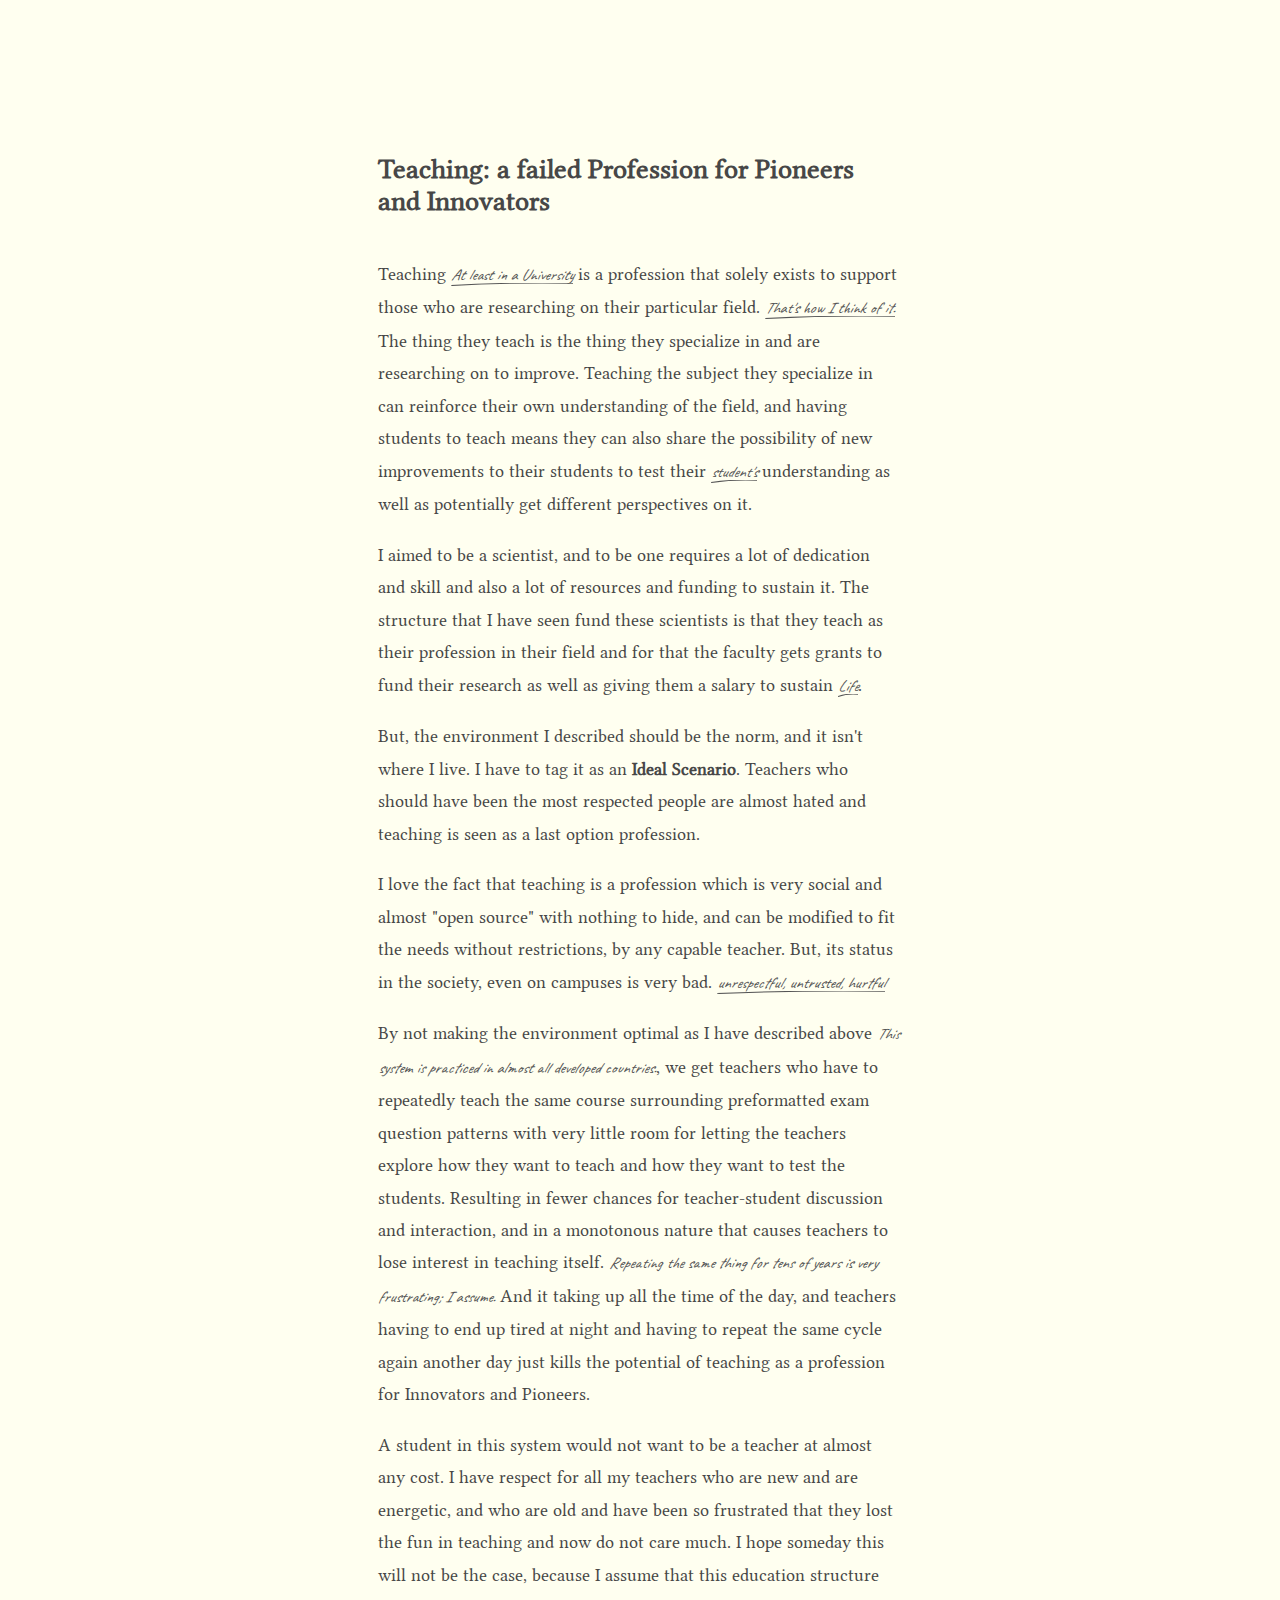
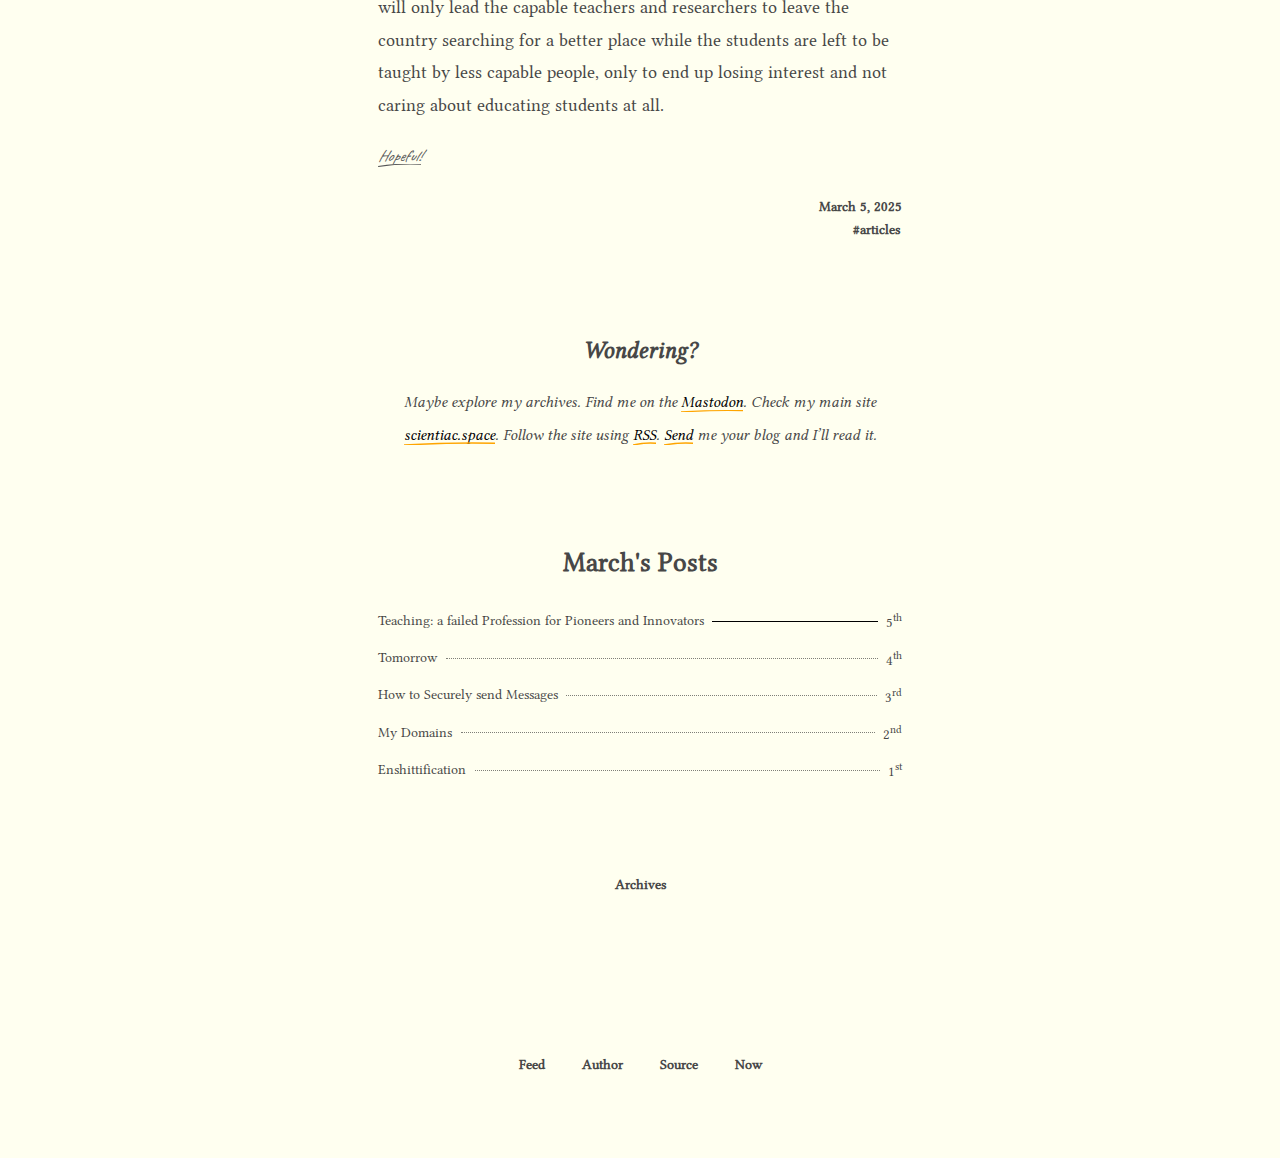
<file: index.html>
<!DOCTYPE html>
<html lang="en" >
<head>
  <meta charset="utf-8">
    <title>carboxide</title>
    <link rel="stylesheet" href="/style.css">
    <script src="/script.js"></script>

    
      <link rel="alternate" type="application/rss+xml" title="RSS" href="https://flux.carboxi.de/rss.xml">
    

    <meta name="viewport" content="width=device-width, initial-scale=1">
    <link rel="icon" href="data:image/svg+xml,<svg xmlns=%22http://www.w3.org/2000/svg%22 viewBox=%220 0 80 85%22><text y=%22.9em%22 font-size=%2290%22 fill=%22%23a1a1a1%22>⌬</text></svg>">

    <!----------------  Mastodon  ------------------>
    <meta name="fediverse:creator" content="@scientiac@fosstodon.org">
    <!---------------- /Mastodon  ------------------>
</head>

<body>
    



<div>
    <div class="h-entry">

        <a class="u-url" style="display: none;" href="https:&#x2F;&#x2F;flux.carboxi.de&#x2F;teaching-a-failed-profession-for-pioneers-and-innovators&#x2F;">https:&#x2F;&#x2F;flux.carboxi.de&#x2F;teaching-a-failed-profession-for-pioneers-and-innovators&#x2F;</a>
        
  <div class="p-author h-card" style="display: none;">
    <a class="u-url" href="https:&#x2F;&#x2F;flux.carboxi.de" rel="me">
      <img class="u-photo" src="&#x2F;thumbnail.png" alt="(iac@scientiac.space) scientiac">
      <span class="p-name">(iac@scientiac.space) scientiac</span>
      <p class="p-note">I am a computer engineering student who loves FOSS and is learning about privacy, the internet, and languages. I sometimes write poems, stories, and occasionally some articles too. TL;DR: I write things, test things, make things, and break things.</p>
    </a>
  </div>


        <h1 class="p-name">Teaching: a failed Profession for Pioneers and Innovators</h1>

        <div class="e-content">
            <p>Teaching [<em>At least in a University</em>] is a profession that solely exists to support those who are researching
on their particular field. [<em>That's how I think of it.</em>] The thing they teach is the thing they specialize in and are researching on to improve.
Teaching the subject they specialize in can reinforce their own understanding of the field, and having students to teach
means they can also share the possibility of new improvements to their students to test their [<em>student's</em>] understanding as well as potentially get different
perspectives on it.</p>
<p>I aimed to be a scientist, and to be one requires a lot of dedication and skill and also a lot of resources and funding to sustain it.
The structure that I have seen fund these scientists is that they teach as their profession in their field and for that the faculty
gets grants to fund their research as well as giving them a salary to sustain [<em>Life</em>].</p>
<p>But, the environment I described should be the norm, and it isn't where I live. I have to
tag it as an <strong>Ideal Scenario</strong>. Teachers who should have been the most respected people are almost hated and teaching is seen as a
last option profession.</p>
<p>I love the fact that teaching is a profession which is very social and almost "open source" with nothing to
hide, and can be modified to fit the needs without restrictions, by any capable teacher. But, its status in the society, even on campuses
is very bad. [<em>unrespectful, untrusted, hurtful</em>]</p>
<p>By not making the environment optimal as I have described above [<em>This system is practiced in almost all developed countries.</em>], we get
teachers who have to repeatedly teach the same course surrounding preformatted
exam question patterns with very little room for letting the teachers explore how they want to teach and how they want to test the
students. Resulting in fewer chances for teacher-student discussion and interaction, and in a monotonous nature that causes teachers to lose interest in teaching itself.
[<em>Repeating the same thing for tens of years is very frustrating; I assume.</em>] And it taking up all the time of the
day, and teachers having to end up tired at night and having to repeat the same cycle again another day just kills the potential of
teaching as a profession for Innovators and Pioneers.</p>
<p>A student in this system would not want to be a teacher at almost any cost. I have respect for all my teachers who are new and are energetic,
and who are old and have been so frustrated that they lost the fun in teaching and now do not care much. I hope someday this will not be the case,
because I assume that this education structure will only lead the capable teachers and researchers to leave the country searching for a better place
while the students are left to be taught by less capable people, only to end up losing interest and not caring about educating students at all.</p>
<p>[<em>Hopeful!</em>]</p>

        </div>

        <div class="date">
          
              <time class="dt-published" datetime="2025-03-05T21:36:02Z">
                  March 5, 2025
              </time>
          
        </div>
            
        <div class="tag">
          
              
                  <p class="u-category">articles</p>
              
          
        </div>

    </div>
</div>

<div class="spacing"><div>


  <section class="next">
      <h2>Wondering?</h2>
    <div><p>Maybe explore my archives. Find me on the <a href="https://fosstodon.org/@scientiac">Mastodon</a>. Check my main site <a href="https://scientiac.space/">scientiac.space</a>. Follow the site using <a href="https://flux.carboxi.de/rss.xml">RSS</a>. <a href="https://fosstodon.org/@scientiac">Send</a> me your blog and I’ll read it.</p></div>
  </section>


<div class="spacing"><div>

<section>
  
  
  
  
  <div class="latest-month-section">
    <h2 class="latest-month-header">March's Posts</h2>
    
      
        
        
        
        <article class="listing latest-month-post latest-post">
          <a href="https://flux.carboxi.de/teaching-a-failed-profession-for-pioneers-and-innovators/">Teaching: a failed Profession for Pioneers and Innovators</a>
          <span class="separator"></span>
          <time datetime="2025-03-05">
            5<sup>th</sup>
          </time>
        </article>
      
    
      
        
        
        
        <article class="listing latest-month-post ">
          <a href="https://flux.carboxi.de/tomorrow/">Tomorrow</a>
          <span class="separator"></span>
          <time datetime="2025-03-04">
            4<sup>th</sup>
          </time>
        </article>
      
    
      
        
        
        
          
        
        <article class="listing latest-month-post ">
          <a href="https://flux.carboxi.de/how-to-securely-send-messaages/">How to Securely send Messages</a>
          <span class="separator"></span>
          <time datetime="2025-03-03">
            3<sup>rd</sup>
          </time>
        </article>
      
    
      
        
        
        
          
        
        <article class="listing latest-month-post ">
          <a href="https://flux.carboxi.de/my-domains/">My Domains</a>
          <span class="separator"></span>
          <time datetime="2025-03-02">
            2<sup>nd</sup>
          </time>
        </article>
      
    
      
        
        
        
          
        
        <article class="listing latest-month-post ">
          <a href="https://flux.carboxi.de/enshittification/">Enshittification</a>
          <span class="separator"></span>
          <time datetime="2025-03-01">
            1<sup>st</sup>
          </time>
        </article>
      
    
      
    
      
    
      
    
      
    
      
    
      
    
      
    
      
    
      
    
      
    
      
    
      
    
      
    
      
    
      
    
      
    
      
    
      
    
  </div>

  
  <details class="previous-months-accordion">
    <summary>Archives</summary>
    
    
    
    
      
      
      
      
      
    
      
      
      
      
      
    
      
      
      
      
      
    
      
      
      
      
      
    
      
      
      
      
      
    
      
      
      
      
      
        
        
          <div class="date-header">
            
              <span class="year-header">2025</span>
              
            
            
              <span class="month-header">February</span>
              
            
          </div>
        
        
        
        
        
        <article class="listing">
          <a href="https://flux.carboxi.de/jokes-circles-and-being-offended/">Jokes, Circles and Being Offended</a>
          <span class="separator"></span>
          <time datetime="2025-02-28">
            28<sup>th</sup>
          </time>
        </article>
      
    
      
      
      
      
      
        
        
        
        
        
        
        <article class="listing">
          <a href="https://flux.carboxi.de/happiness-is-in-the-process-not-the-result/">Happiness is in the Process not the Result</a>
          <span class="separator"></span>
          <time datetime="2025-02-27">
            27<sup>th</sup>
          </time>
        </article>
      
    
      
      
      
      
      
        
        
        
        
        
        
        <article class="listing">
          <a href="https://flux.carboxi.de/die-a-hero/">Die a Hero</a>
          <span class="separator"></span>
          <time datetime="2025-02-26">
            26<sup>th</sup>
          </time>
        </article>
      
    
      
      
      
      
      
        
        
        
        
        
        
        <article class="listing">
          <a href="https://flux.carboxi.de/pictures-lie/">Pictures Lie</a>
          <span class="separator"></span>
          <time datetime="2025-02-24">
            24<sup>th</sup>
          </time>
        </article>
      
    
      
      
      
      
      
        
        
        
        
        
        
          
        
        <article class="listing">
          <a href="https://flux.carboxi.de/why-i-dont-trust-some-of-my-teachers/">Why I don&#x27;t trust some of my Teachers</a>
          <span class="separator"></span>
          <time datetime="2025-02-23">
            23<sup>rd</sup>
          </time>
        </article>
      
    
      
      
      
      
      
        
        
        
        
        
        
          
        
        <article class="listing">
          <a href="https://flux.carboxi.de/exams-how-it-has-always-changed-me/">Exams: How it has always changed me</a>
          <span class="separator"></span>
          <time datetime="2025-02-22">
            22<sup>nd</sup>
          </time>
        </article>
      
    
      
      
      
      
      
        
        
        
        
        
        
          
        
        <article class="listing">
          <a href="https://flux.carboxi.de/stockholm-syndrome/">Stockholm Syndrome</a>
          <span class="separator"></span>
          <time datetime="2025-02-21">
            21<sup>st</sup>
          </time>
        </article>
      
    
      
      
      
      
      
        
        
        
        
        
        
        <article class="listing">
          <a href="https://flux.carboxi.de/minimalism-with-personality/">Minimalism with Personality</a>
          <span class="separator"></span>
          <time datetime="2025-02-20">
            20<sup>th</sup>
          </time>
        </article>
      
    
      
      
      
      
      
        
        
        
        
        
        
        <article class="listing">
          <a href="https://flux.carboxi.de/civilization/">Civilization</a>
          <span class="separator"></span>
          <time datetime="2025-02-18">
            18<sup>th</sup>
          </time>
        </article>
      
    
      
      
      
      
      
        
        
        
        
        
        
        <article class="listing">
          <a href="https://flux.carboxi.de/quiet/">Quiet</a>
          <span class="separator"></span>
          <time datetime="2025-02-16">
            16<sup>th</sup>
          </time>
        </article>
      
    
      
      
      
      
      
        
        
        
        
        
        
        <article class="listing">
          <a href="https://flux.carboxi.de/love-is-fear/">Love is Fear</a>
          <span class="separator"></span>
          <time datetime="2025-02-13">
            13<sup>th</sup>
          </time>
        </article>
      
    
      
      
      
      
      
        
        
        
        
        
        
        <article class="listing">
          <a href="https://flux.carboxi.de/expert/">Expert</a>
          <span class="separator"></span>
          <time datetime="2025-02-12">
            12<sup>th</sup>
          </time>
        </article>
      
    
      
      
      
      
      
        
        
        
        
        
        
        <article class="listing">
          <a href="https://flux.carboxi.de/ignorance/">Ignorance</a>
          <span class="separator"></span>
          <time datetime="2025-02-11">
            11<sup>th</sup>
          </time>
        </article>
      
    
      
      
      
      
      
        
        
        
        
        
        
        <article class="listing">
          <a href="https://flux.carboxi.de/exaggeration/">Exaggeration</a>
          <span class="separator"></span>
          <time datetime="2025-02-10">
            10<sup>th</sup>
          </time>
        </article>
      
    
      
      
      
      
      
        
        
        
        
        
        
        <article class="listing">
          <a href="https://flux.carboxi.de/what-you-want/">What you Want</a>
          <span class="separator"></span>
          <time datetime="2025-02-09">
            9<sup>th</sup>
          </time>
        </article>
      
    
      
      
      
      
      
        
        
        
        
        
        
        <article class="listing">
          <a href="https://flux.carboxi.de/life-of-hate/">Life of Hate</a>
          <span class="separator"></span>
          <time datetime="2025-02-08">
            8<sup>th</sup>
          </time>
        </article>
      
    
      
      
      
      
      
        
        
        
        
        
        
        <article class="listing">
          <a href="https://flux.carboxi.de/roses/">Roses</a>
          <span class="separator"></span>
          <time datetime="2025-02-07">
            7<sup>th</sup>
          </time>
        </article>
      
    
      
      
      
      
      
        
        
          <div class="date-header">
            
              <span class="year-header">2014</span>
              
            
            
              <span class="month-header">March</span>
              
            
          </div>
        
        
        
        
        
        <article class="listing">
          <a href="https://flux.carboxi.de/one/">Template</a>
          <span class="separator"></span>
          <time datetime="2014-03-14">
            14<sup>th</sup>
          </time>
        </article>
      
    
  </details>
</section>


</body>

<footer>
  
  <p>
  <a href="/rss.xml">Feed</a>
  <a href="https://scientiac.space" >Author</a>
  <a href="https://github.com/scientiac/blog.carboxi.de" target="_blank">Source</a>
  <a href="/now" >Now</a>
  </p>
  
</footer>
</html>
</file>
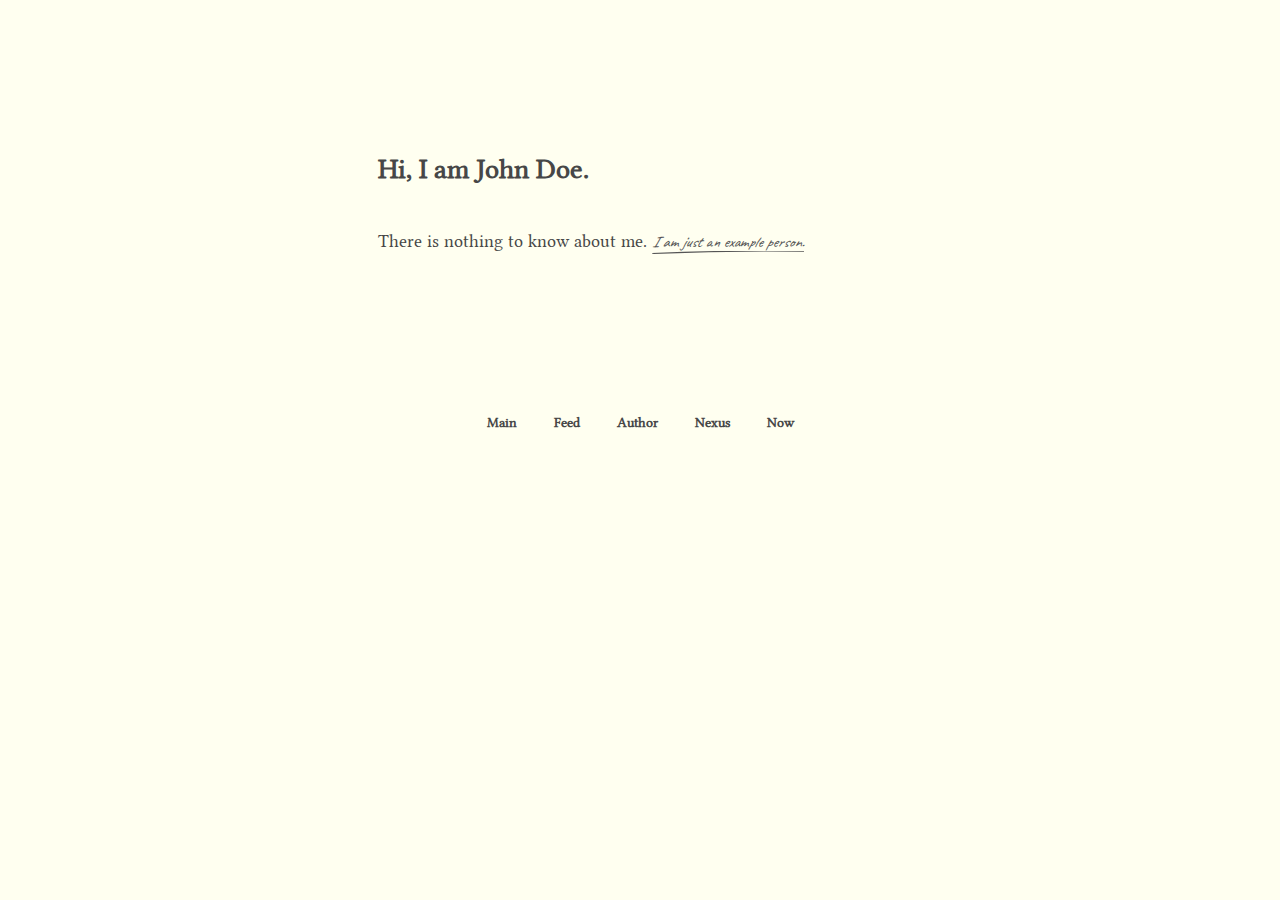
<file: author/index.html>
<!DOCTYPE html>
<html lang="en" >
<head>
  <meta charset="utf-8">
    <title>template::carboxide</title>
    <link rel="stylesheet" href="/style.css">

    <link rel="webmention" href="https://webmention.io/template.carboxi.de/webmention" />

    
      <link rel="alternate" type="application/rss+xml" title="RSS" href="https://template.carboxi.de/rss.xml">
    

    <meta name="viewport" content="width=device-width, initial-scale=1">
    <link rel="icon" href="data:image/svg+xml,<svg xmlns=%22http://www.w3.org/2000/svg%22 viewBox=%220 0 80 85%22><text y=%22.9em%22 font-size=%2290%22 fill=%22%23a1a1a1%22>⌬</text></svg>">
</head>

<body>
    

<div>
    <div class="h-entry">
        <!---------------- IndieWeb Plate  ------------------>
        <a class="u-url" style="display: none;" href="https:&#x2F;&#x2F;template.carboxi.de&#x2F;author&#x2F;">https:&#x2F;&#x2F;template.carboxi.de&#x2F;author&#x2F;</a>
        <div class="p-author h-card" style="display: none;">
          <a class="u-url" href="https:&#x2F;&#x2F;template.carboxi.de" rel="me">
            <img class="u-photo" src="&#x2F;thumbnail.png" alt="John Doe">
            <span class="p-name">John Doe</span>
          </a>
        </div>
        <!--------------- /IndieWeb Plate  ------------------>

        <h1 class="p-name"><a href="https:&#x2F;&#x2F;template.carboxi.de">Hi, I am John Doe.</a></h1>

        <div class="e-content">
            
            <p>There is nothing to know about me. <em class="inner-voice"><em>I am just an example person.</em></em></p>

        </div>

    </div>
</div>


</body>

<footer>
  
  <p>
  <a href="/" >Main</a>
  <a href="/rss.xml">Feed</a>
  <a href="/author" >Author</a>
  <a href="/nexus" >Nexus</a>
  <a href="/now" >Now</a>
  </p>
  
</footer>
</html>
</file>
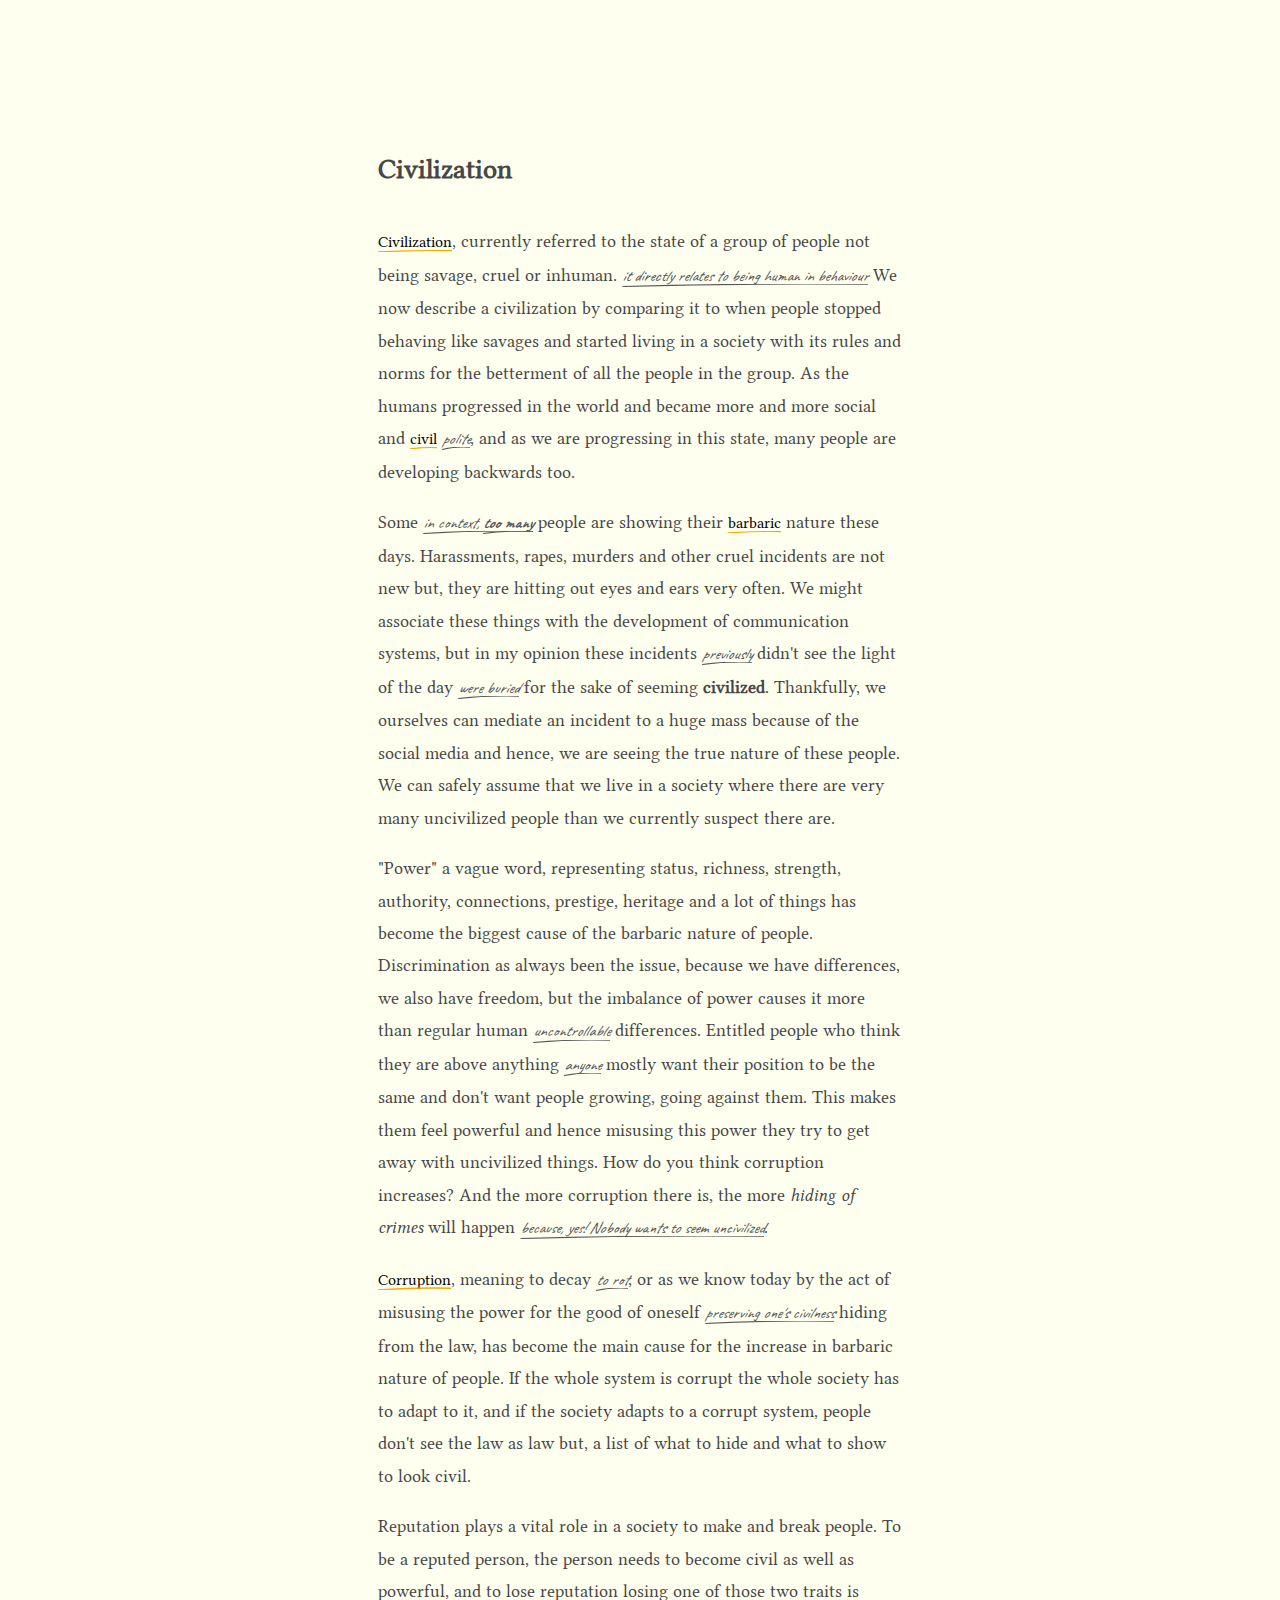
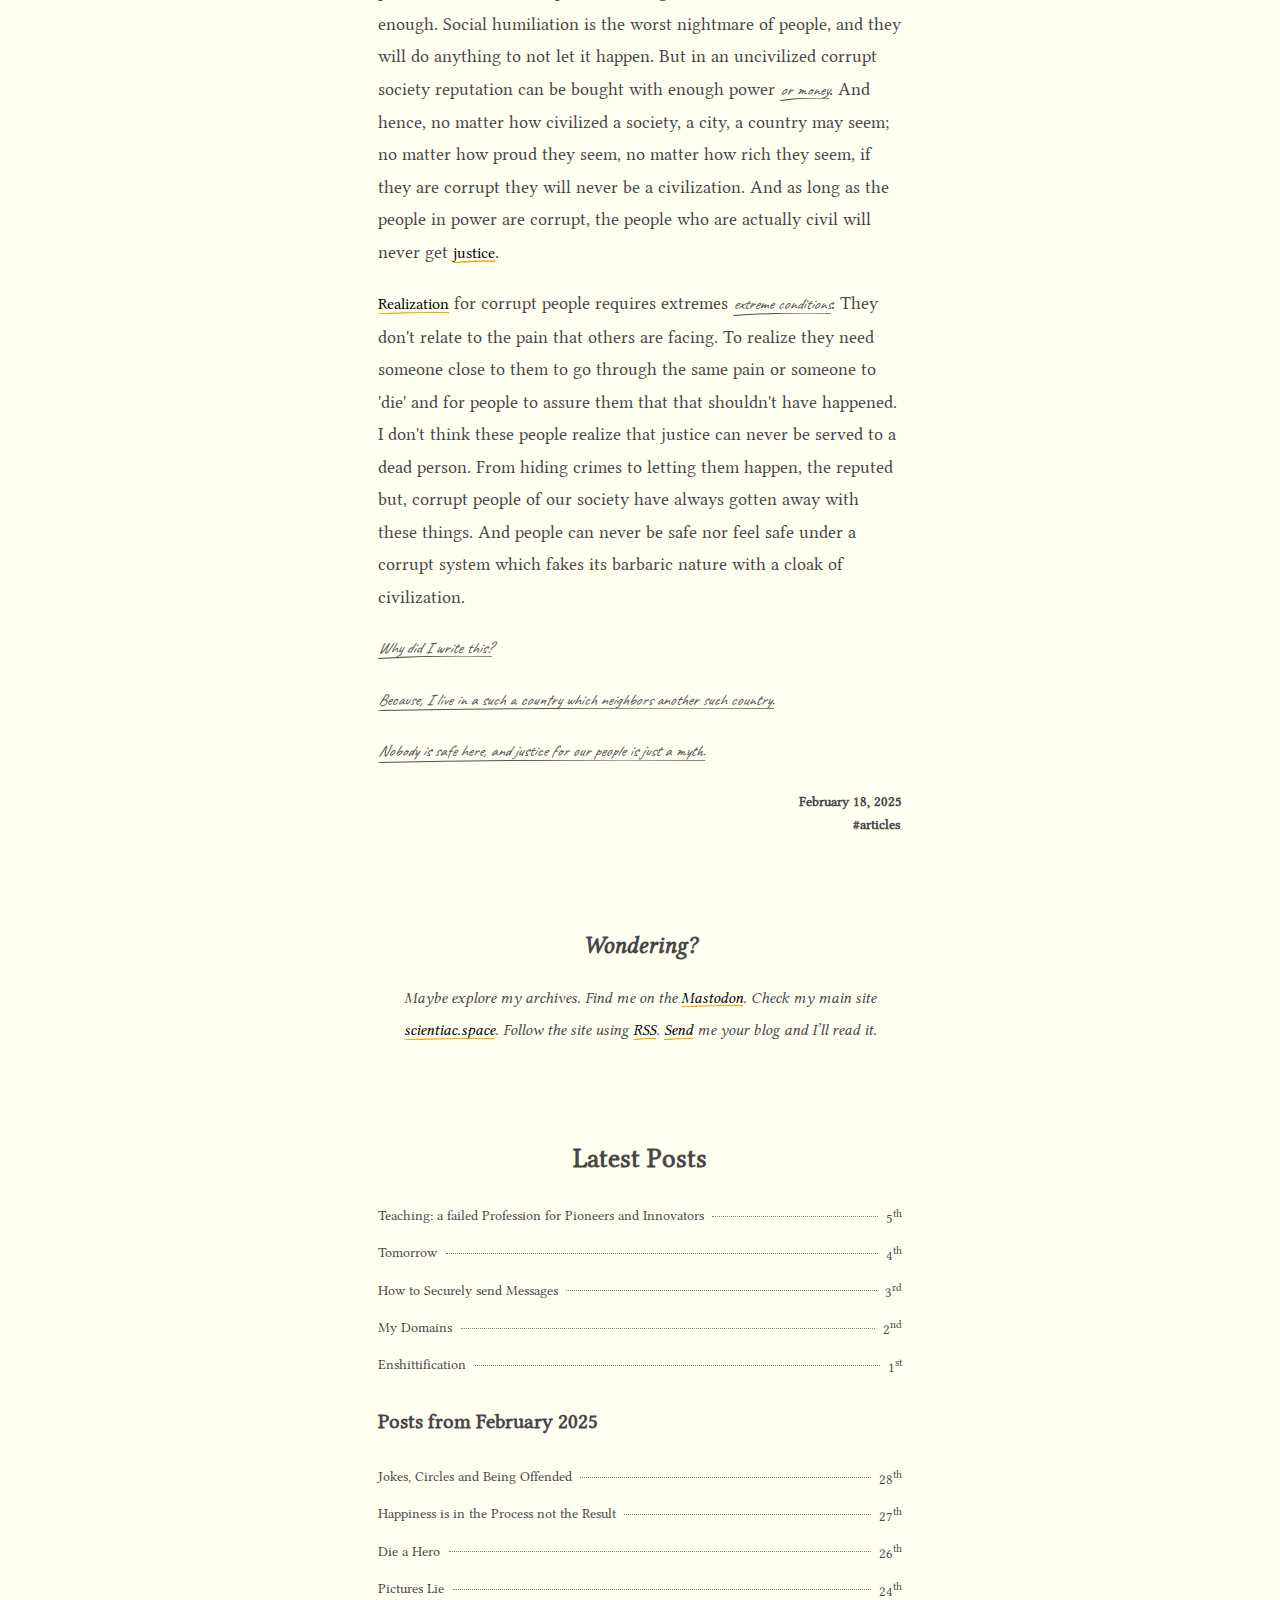
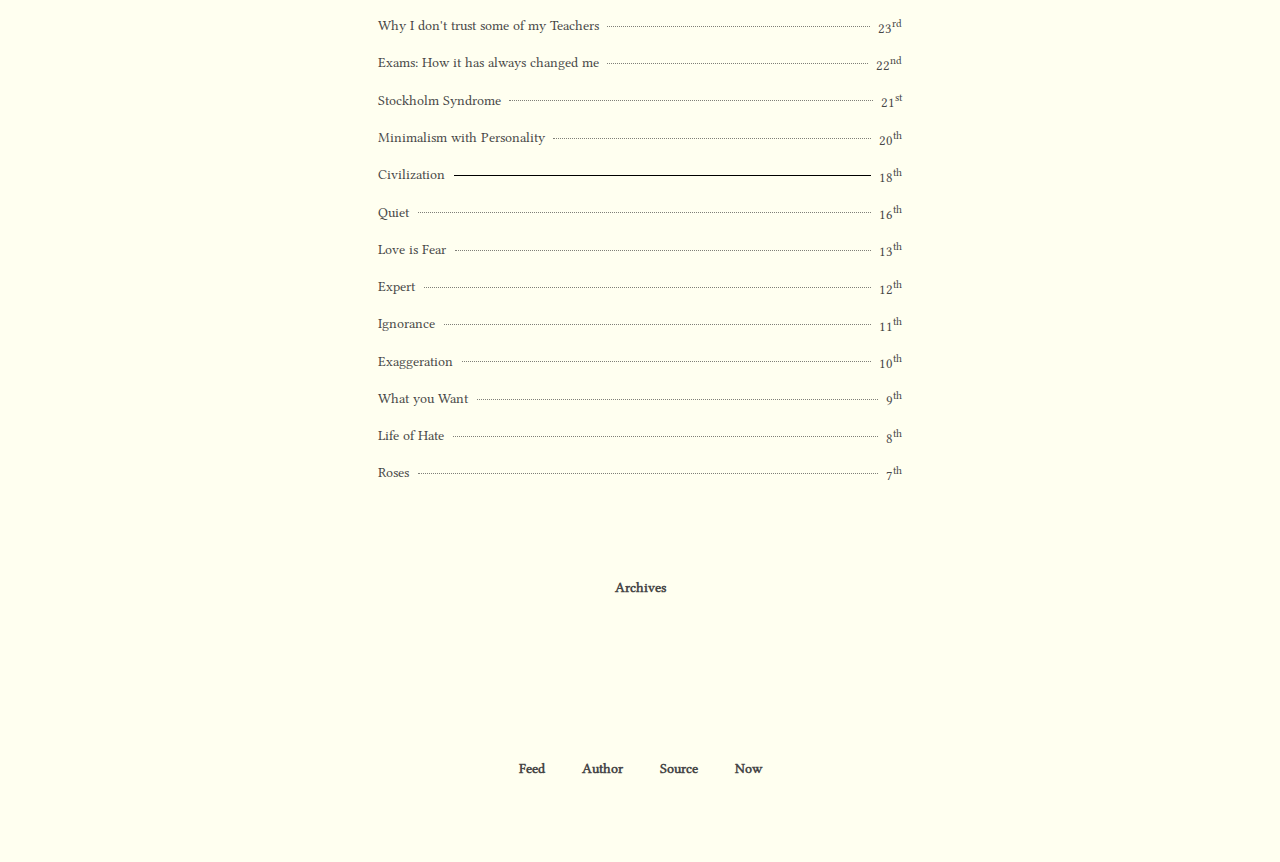
<file: civilization/index.html>
<!DOCTYPE html>
<html lang="en" >
<head>
  <meta charset="utf-8">
    <title>carboxide</title>
    <link rel="stylesheet" href="/style.css">
    <script src="/script.js"></script>

    
      <link rel="alternate" type="application/rss+xml" title="RSS" href="https://flux.carboxi.de/rss.xml">
    

    <meta name="viewport" content="width=device-width, initial-scale=1">
    <link rel="icon" href="data:image/svg+xml,<svg xmlns=%22http://www.w3.org/2000/svg%22 viewBox=%220 0 80 85%22><text y=%22.9em%22 font-size=%2290%22 fill=%22%23a1a1a1%22>⌬</text></svg>">

    <!----------------  Mastodon  ------------------>
    <meta name="fediverse:creator" content="@scientiac@fosstodon.org">
    <!---------------- /Mastodon  ------------------>
</head>

<body>
    







<div>
    <div class="h-entry">

    <a class="u-url" style="display: none;" href="https:&#x2F;&#x2F;flux.carboxi.de&#x2F;civilization&#x2F;">https:&#x2F;&#x2F;flux.carboxi.de&#x2F;civilization&#x2F;</a>
    
  <div class="p-author h-card" style="display: none;">
    <a class="u-url" href="https:&#x2F;&#x2F;flux.carboxi.de" rel="me">
      <img class="u-photo" src="&#x2F;thumbnail.png" alt="(iac@scientiac.space) scientiac">
      <span class="p-name">(iac@scientiac.space) scientiac</span>
      <p class="p-note">I am a computer engineering student who loves FOSS and is learning about privacy, the internet, and languages. I sometimes write poems, stories, and occasionally some articles too. TL;DR: I write things, test things, make things, and break things.</p>
    </a>
  </div>


    <h1 class="p-name"><a href="https:&#x2F;&#x2F;flux.carboxi.de">Civilization</a></h1>

        <div class="e-content">
            <p><a href="https://www.etymonline.com/word/civilization">Civilization</a>, currently referred to the state of a group of
people not being savage, cruel or inhuman. [<em>it directly relates to being human in behaviour</em>]
We now describe a civilization by comparing it to when people stopped behaving like savages and
started living in a society with its rules and norms for the betterment of all the people in the
group. As the humans progressed in the world and became more and more social and <a href="https://www.etymonline.com/word/civil">civil</a>
[<em>polite</em>], and as we are progressing in this state, many people are developing backwards too.</p>
<p>Some [<em>in context, [<em><strong>too many</strong></em>]</em>] people are showing their <a href="https://www.etymonline.com/word/barbaric">barbaric</a> nature these days.
Harassments, rapes, murders and other cruel incidents are not new but, they are hitting out eyes and ears
very often. We might associate these things with the development of communication systems, but in my opinion
these incidents [<em>previously</em>] didn't see the light of the day [<em>were buried</em>] for the sake of seeming <strong>civilized</strong>. Thankfully,
we ourselves can mediate an incident to a huge mass because of the social media and hence, we are seeing the true
nature of these people. We can safely assume that we live in a society where there are very many uncivilized people
than we currently suspect there are.</p>
<p>"Power" a vague word, representing status, richness, strength, authority, connections, prestige, heritage and a lot of things has become
the biggest cause of the barbaric nature of people. Discrimination as always been the issue, because we have differences,
we also have freedom, but the imbalance of power causes it more than regular human [<em>uncontrollable</em>] differences. Entitled
people who think they are above anything [<em>anyone</em>] mostly want their position to be the same and don't want people growing,
going against them. This makes them feel powerful and hence misusing this power they try to get away with uncivilized things.
How do you think corruption increases? And the more corruption there is, the more <em>hiding of crimes</em> will happen [<em>because, yes!
Nobody wants to seem uncivilized</em>].</p>
<p><a href="https://www.etymonline.com/word/corruption">Corruption</a>, meaning to decay [<em>to rot</em>], or as we know today by the
act of misusing the power for the good of oneself [<em>preserving one's civilness</em>] hiding from the law, has become the main cause for the increase in barbaric
nature of people. If the whole system is corrupt the whole society has to adapt to it, and if the society adapts to a corrupt
system, people don't see the law as law but, a list of what to hide and what to show to look civil.</p>
<p>Reputation plays a vital role in a society to make and break people. To be a reputed person, the person needs to become
civil as well as powerful, and to lose reputation losing one of those two traits is enough. Social humiliation is the worst
nightmare of people, and they will do anything to not let it happen. But in an uncivilized corrupt society reputation can be
bought with enough power [<em>or money</em>]. And hence, no matter how civilized a society, a city, a country may seem; no matter
how proud they seem, no matter how rich they seem, if they are corrupt they will never be a civilization. And as long as
the people in power are corrupt, the people who are actually civil will never get <a href="https://www.etymonline.com/word/justice">justice</a>.</p>
<p><a href="https://www.etymonline.com/word/realization">Realization</a> for corrupt people requires extremes [<em>extreme conditions</em>]. They don't
relate to the pain that others are facing. To realize they need someone close to them to go through the same pain or someone to 'die'
and for people to assure them that that shouldn't have happened. I don't think these people realize that justice can never be served to a
dead person. From hiding crimes to letting them happen, the reputed but, corrupt people of our society have always gotten away with
these things. And people can never be safe nor feel safe under a corrupt system which fakes its barbaric nature with a cloak of civilization.</p>
<p>[<em>Why did I write this?</em>]</p>
<p>[<em>Because, I live in a such a country which neighbors another such country.</em>]</p>
<p>[<em>Nobody is safe here, and justice for our people is just a myth.</em>]</p>

        </div>

        <div class="date">
          
              <time class="dt-published" datetime="2025-02-18T20:37:56Z">
                  February 18, 2025
              </time>
          
        </div>
            
        <div class="tag">
          
              
                  <p class="u-category">articles</p>
              
          
        </div>
    </div>
</div>

<div class="spacing"><div>


  <section class="next">
      <h2>Wondering?</h2>
    <div><p>Maybe explore my archives. Find me on the <a href="https://fosstodon.org/@scientiac">Mastodon</a>. Check my main site <a href="https://scientiac.space/">scientiac.space</a>. Follow the site using <a href="https://flux.carboxi.de/rss.xml">RSS</a>. <a href="https://fosstodon.org/@scientiac">Send</a> me your blog and I’ll read it.</p></div>
  </section>


<div class="spacing"><div>

<section>
  
  
  
  
  
  <div>
    <h2 class="latest-month-header">Latest Posts</h2>
    
      
        
        
        
        <article class="listing latest-month-post">
          <a href="https://flux.carboxi.de/teaching-a-failed-profession-for-pioneers-and-innovators/">Teaching: a failed Profession for Pioneers and Innovators</a>
          <span class="separator"></span>
          <time datetime="2025-03-05">
            5<sup>th</sup>
          </time>
        </article>
      
    
      
        
        
        
        <article class="listing latest-month-post">
          <a href="https://flux.carboxi.de/tomorrow/">Tomorrow</a>
          <span class="separator"></span>
          <time datetime="2025-03-04">
            4<sup>th</sup>
          </time>
        </article>
      
    
      
        
        
        
          
        
        <article class="listing latest-month-post">
          <a href="https://flux.carboxi.de/how-to-securely-send-messaages/">How to Securely send Messages</a>
          <span class="separator"></span>
          <time datetime="2025-03-03">
            3<sup>rd</sup>
          </time>
        </article>
      
    
      
        
        
        
          
        
        <article class="listing latest-month-post">
          <a href="https://flux.carboxi.de/my-domains/">My Domains</a>
          <span class="separator"></span>
          <time datetime="2025-03-02">
            2<sup>nd</sup>
          </time>
        </article>
      
    
      
        
        
        
          
        
        <article class="listing latest-month-post">
          <a href="https://flux.carboxi.de/enshittification/">Enshittification</a>
          <span class="separator"></span>
          <time datetime="2025-03-01">
            1<sup>st</sup>
          </time>
        </article>
      
    
      
    
      
    
      
    
      
    
      
    
      
    
      
    
      
    
      
    
      
    
      
    
      
    
      
    
      
    
      
    
      
    
      
    
      
    
  </div>
  

  <div>
    <h3>Posts from February 2025</h3>
    
      
    
      
    
      
    
      
    
      
    
      
        
        
        
        <article class="listing latest-month-post ">
          <a href="https://flux.carboxi.de/jokes-circles-and-being-offended/">Jokes, Circles and Being Offended</a>
          <span class="separator"></span>
          <time datetime="2025-02-28">
            28<sup>th</sup>
          </time>
        </article>
      
    
      
        
        
        
        <article class="listing latest-month-post ">
          <a href="https://flux.carboxi.de/happiness-is-in-the-process-not-the-result/">Happiness is in the Process not the Result</a>
          <span class="separator"></span>
          <time datetime="2025-02-27">
            27<sup>th</sup>
          </time>
        </article>
      
    
      
        
        
        
        <article class="listing latest-month-post ">
          <a href="https://flux.carboxi.de/die-a-hero/">Die a Hero</a>
          <span class="separator"></span>
          <time datetime="2025-02-26">
            26<sup>th</sup>
          </time>
        </article>
      
    
      
        
        
        
        <article class="listing latest-month-post ">
          <a href="https://flux.carboxi.de/pictures-lie/">Pictures Lie</a>
          <span class="separator"></span>
          <time datetime="2025-02-24">
            24<sup>th</sup>
          </time>
        </article>
      
    
      
        
        
        
          
        
        <article class="listing latest-month-post ">
          <a href="https://flux.carboxi.de/why-i-dont-trust-some-of-my-teachers/">Why I don&#x27;t trust some of my Teachers</a>
          <span class="separator"></span>
          <time datetime="2025-02-23">
            23<sup>rd</sup>
          </time>
        </article>
      
    
      
        
        
        
          
        
        <article class="listing latest-month-post ">
          <a href="https://flux.carboxi.de/exams-how-it-has-always-changed-me/">Exams: How it has always changed me</a>
          <span class="separator"></span>
          <time datetime="2025-02-22">
            22<sup>nd</sup>
          </time>
        </article>
      
    
      
        
        
        
          
        
        <article class="listing latest-month-post ">
          <a href="https://flux.carboxi.de/stockholm-syndrome/">Stockholm Syndrome</a>
          <span class="separator"></span>
          <time datetime="2025-02-21">
            21<sup>st</sup>
          </time>
        </article>
      
    
      
        
        
        
        <article class="listing latest-month-post ">
          <a href="https://flux.carboxi.de/minimalism-with-personality/">Minimalism with Personality</a>
          <span class="separator"></span>
          <time datetime="2025-02-20">
            20<sup>th</sup>
          </time>
        </article>
      
    
      
        
        
        
        <article class="listing latest-month-post current-post">
          <a href="https://flux.carboxi.de/civilization/">Civilization</a>
          <span class="separator"></span>
          <time datetime="2025-02-18">
            18<sup>th</sup>
          </time>
        </article>
      
    
      
        
        
        
        <article class="listing latest-month-post ">
          <a href="https://flux.carboxi.de/quiet/">Quiet</a>
          <span class="separator"></span>
          <time datetime="2025-02-16">
            16<sup>th</sup>
          </time>
        </article>
      
    
      
        
        
        
        <article class="listing latest-month-post ">
          <a href="https://flux.carboxi.de/love-is-fear/">Love is Fear</a>
          <span class="separator"></span>
          <time datetime="2025-02-13">
            13<sup>th</sup>
          </time>
        </article>
      
    
      
        
        
        
        <article class="listing latest-month-post ">
          <a href="https://flux.carboxi.de/expert/">Expert</a>
          <span class="separator"></span>
          <time datetime="2025-02-12">
            12<sup>th</sup>
          </time>
        </article>
      
    
      
        
        
        
        <article class="listing latest-month-post ">
          <a href="https://flux.carboxi.de/ignorance/">Ignorance</a>
          <span class="separator"></span>
          <time datetime="2025-02-11">
            11<sup>th</sup>
          </time>
        </article>
      
    
      
        
        
        
        <article class="listing latest-month-post ">
          <a href="https://flux.carboxi.de/exaggeration/">Exaggeration</a>
          <span class="separator"></span>
          <time datetime="2025-02-10">
            10<sup>th</sup>
          </time>
        </article>
      
    
      
        
        
        
        <article class="listing latest-month-post ">
          <a href="https://flux.carboxi.de/what-you-want/">What you Want</a>
          <span class="separator"></span>
          <time datetime="2025-02-09">
            9<sup>th</sup>
          </time>
        </article>
      
    
      
        
        
        
        <article class="listing latest-month-post ">
          <a href="https://flux.carboxi.de/life-of-hate/">Life of Hate</a>
          <span class="separator"></span>
          <time datetime="2025-02-08">
            8<sup>th</sup>
          </time>
        </article>
      
    
      
        
        
        
        <article class="listing latest-month-post ">
          <a href="https://flux.carboxi.de/roses/">Roses</a>
          <span class="separator"></span>
          <time datetime="2025-02-07">
            7<sup>th</sup>
          </time>
        </article>
      
    
      
    
  </div>


  
  <details class="previous-months-accordion">
    <summary>Archives</summary>
    
    
    
    
      
      
      
      
      
        
        
          <div class="date-header">
            
              <span class="year-header">2025</span>
              
            
            
              <span class="month-header">March</span>
              
            
          </div>
        
        
        
        
        
        <article class="listing">
          <a href="https://flux.carboxi.de/teaching-a-failed-profession-for-pioneers-and-innovators/">Teaching: a failed Profession for Pioneers and Innovators</a>
          <span class="separator"></span>
          <time datetime="2025-03-05">
            5<sup>th</sup>
          </time>
        </article>
      
    
      
      
      
      
      
        
        
        
        
        
        
        <article class="listing">
          <a href="https://flux.carboxi.de/tomorrow/">Tomorrow</a>
          <span class="separator"></span>
          <time datetime="2025-03-04">
            4<sup>th</sup>
          </time>
        </article>
      
    
      
      
      
      
      
        
        
        
        
        
        
          
        
        <article class="listing">
          <a href="https://flux.carboxi.de/how-to-securely-send-messaages/">How to Securely send Messages</a>
          <span class="separator"></span>
          <time datetime="2025-03-03">
            3<sup>rd</sup>
          </time>
        </article>
      
    
      
      
      
      
      
        
        
        
        
        
        
          
        
        <article class="listing">
          <a href="https://flux.carboxi.de/my-domains/">My Domains</a>
          <span class="separator"></span>
          <time datetime="2025-03-02">
            2<sup>nd</sup>
          </time>
        </article>
      
    
      
      
      
      
      
        
        
        
        
        
        
          
        
        <article class="listing">
          <a href="https://flux.carboxi.de/enshittification/">Enshittification</a>
          <span class="separator"></span>
          <time datetime="2025-03-01">
            1<sup>st</sup>
          </time>
        </article>
      
    
      
      
      
      
      
    
      
      
      
      
      
    
      
      
      
      
      
    
      
      
      
      
      
    
      
      
      
      
      
    
      
      
      
      
      
    
      
      
      
      
      
    
      
      
      
      
      
    
      
      
      
      
      
    
      
      
      
      
      
    
      
      
      
      
      
    
      
      
      
      
      
    
      
      
      
      
      
    
      
      
      
      
      
    
      
      
      
      
      
    
      
      
      
      
      
    
      
      
      
      
      
    
      
      
      
      
      
        
        
          <div class="date-header">
            
              <span class="year-header">2014</span>
              
            
            
          </div>
        
        
        
        
        
        <article class="listing">
          <a href="https://flux.carboxi.de/one/">Template</a>
          <span class="separator"></span>
          <time datetime="2014-03-14">
            14<sup>th</sup>
          </time>
        </article>
      
    
  </details>
</section>


</body>

<footer>
  
  <p>
  <a href="/rss.xml">Feed</a>
  <a href="https://scientiac.space" >Author</a>
  <a href="https://github.com/scientiac/blog.carboxi.de" target="_blank">Source</a>
  <a href="/now" >Now</a>
  </p>
  
</footer>
</html>
</file>
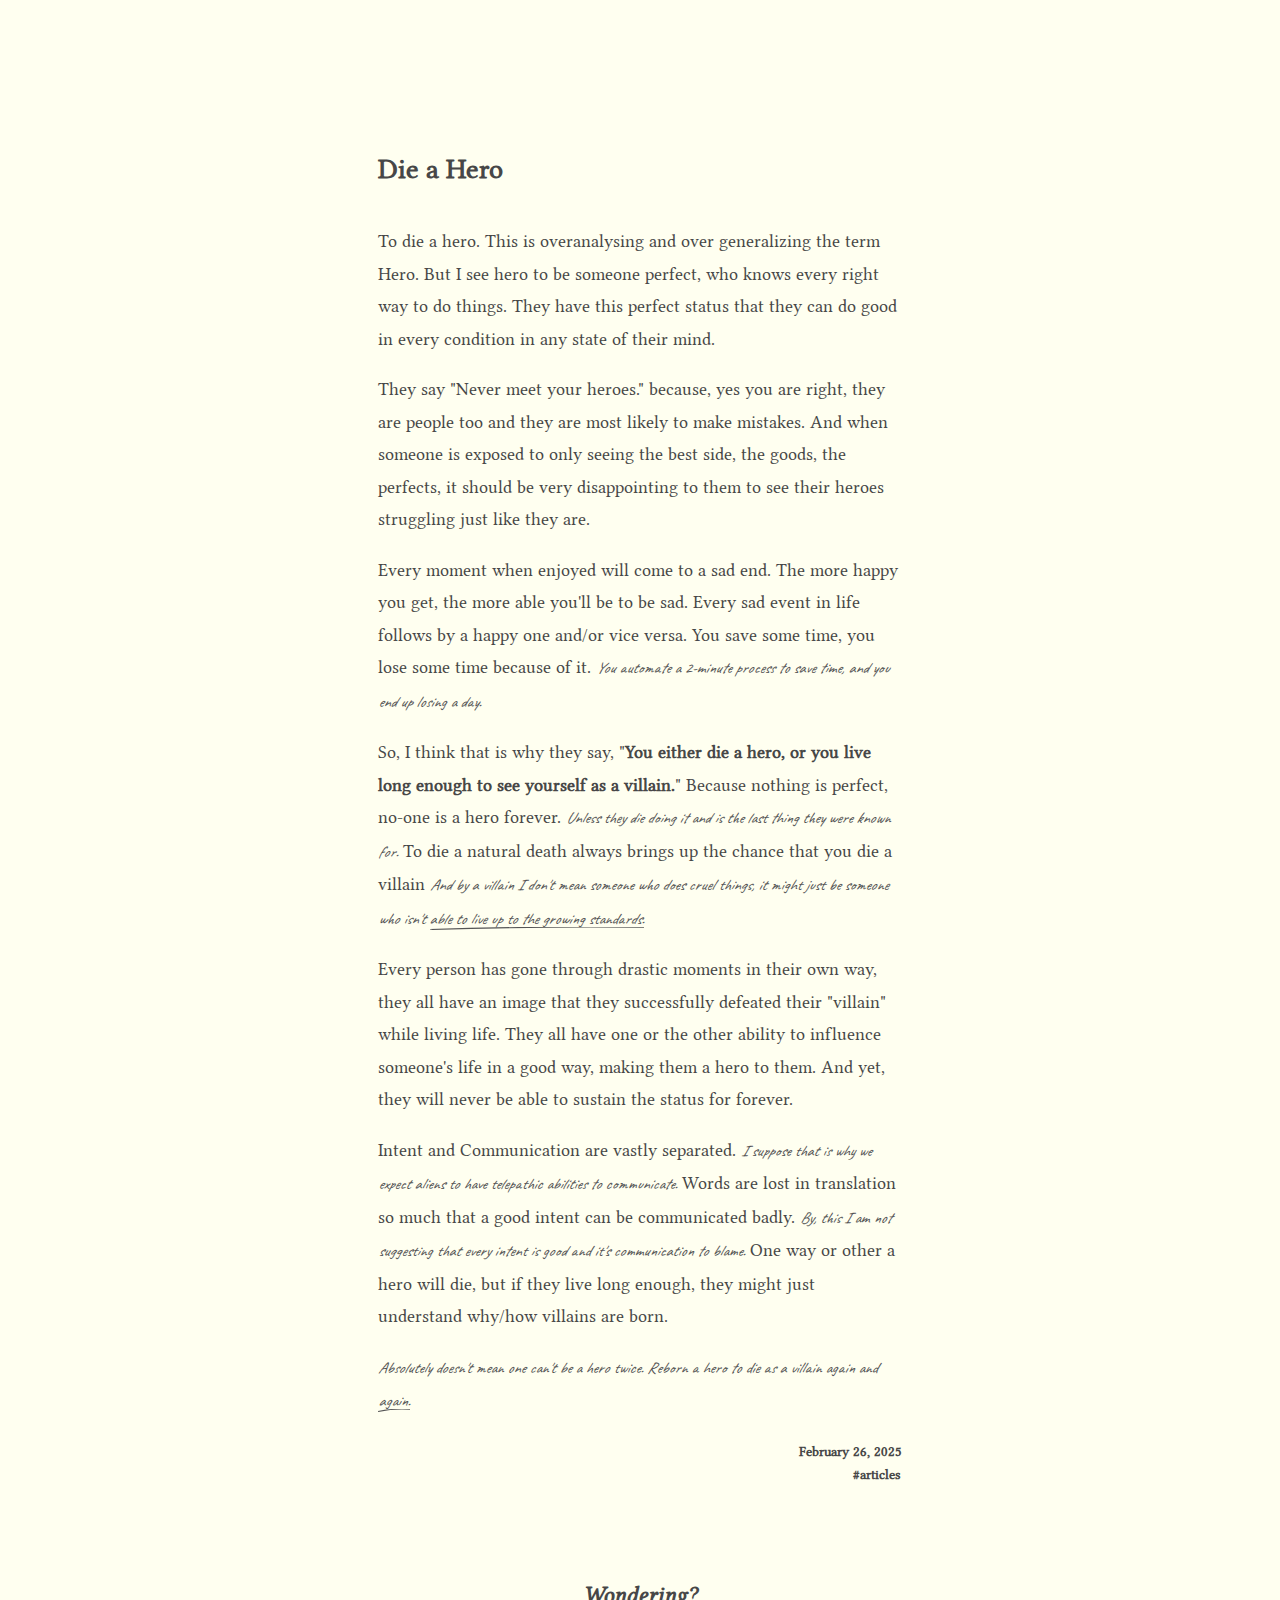
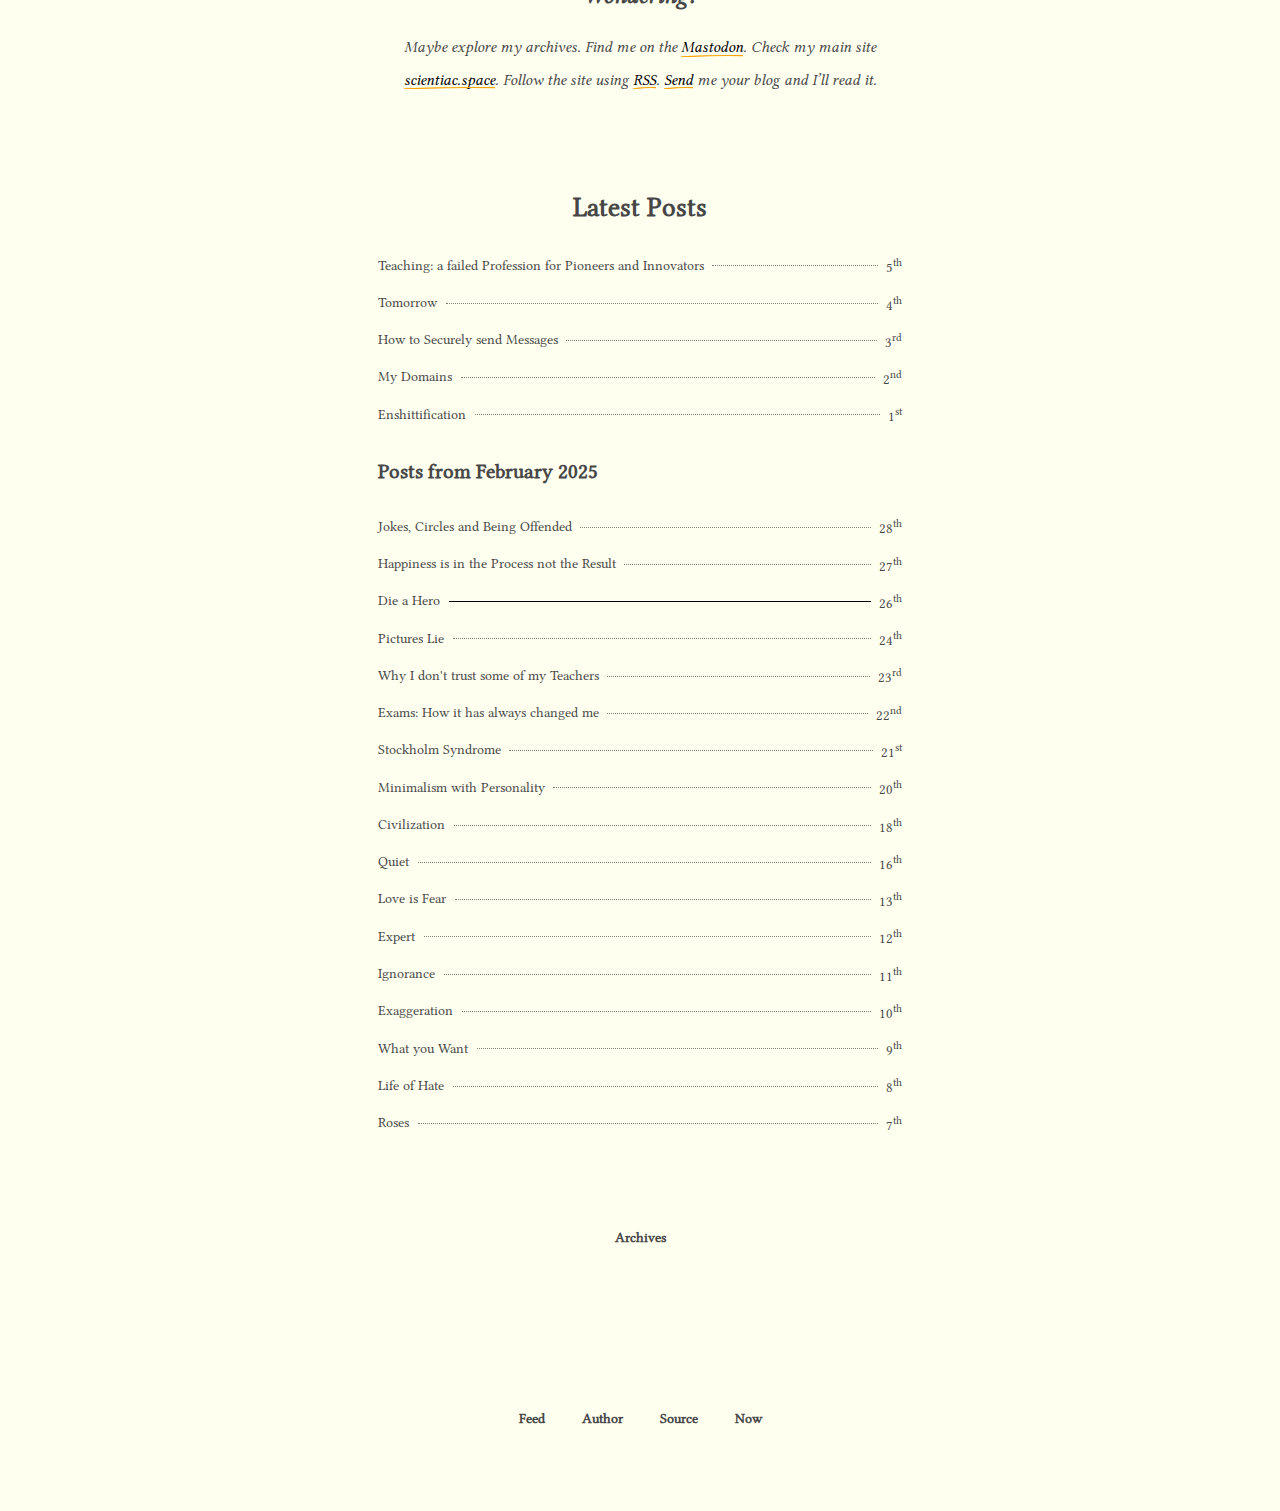
<file: die-a-hero/index.html>
<!DOCTYPE html>
<html lang="en" >
<head>
  <meta charset="utf-8">
    <title>carboxide</title>
    <link rel="stylesheet" href="/style.css">
    <script src="/script.js"></script>

    
      <link rel="alternate" type="application/rss+xml" title="RSS" href="https://flux.carboxi.de/rss.xml">
    

    <meta name="viewport" content="width=device-width, initial-scale=1">
    <link rel="icon" href="data:image/svg+xml,<svg xmlns=%22http://www.w3.org/2000/svg%22 viewBox=%220 0 80 85%22><text y=%22.9em%22 font-size=%2290%22 fill=%22%23a1a1a1%22>⌬</text></svg>">

    <!----------------  Mastodon  ------------------>
    <meta name="fediverse:creator" content="@scientiac@fosstodon.org">
    <!---------------- /Mastodon  ------------------>
</head>

<body>
    







<div>
    <div class="h-entry">

    <a class="u-url" style="display: none;" href="https:&#x2F;&#x2F;flux.carboxi.de&#x2F;die-a-hero&#x2F;">https:&#x2F;&#x2F;flux.carboxi.de&#x2F;die-a-hero&#x2F;</a>
    
  <div class="p-author h-card" style="display: none;">
    <a class="u-url" href="https:&#x2F;&#x2F;flux.carboxi.de" rel="me">
      <img class="u-photo" src="&#x2F;thumbnail.png" alt="(iac@scientiac.space) scientiac">
      <span class="p-name">(iac@scientiac.space) scientiac</span>
      <p class="p-note">I am a computer engineering student who loves FOSS and is learning about privacy, the internet, and languages. I sometimes write poems, stories, and occasionally some articles too. TL;DR: I write things, test things, make things, and break things.</p>
    </a>
  </div>


    <h1 class="p-name"><a href="https:&#x2F;&#x2F;flux.carboxi.de">Die a Hero</a></h1>

        <div class="e-content">
            <p>To die a hero. This is overanalysing and over generalizing the term Hero. But I
see hero to be someone perfect, who knows every right way to do things. They have this perfect
status that they can do good in every condition in any state of their mind.</p>
<p>They say "Never meet your heroes." because, yes you are right, they are people too
and they are most likely to make mistakes. And when someone is exposed to only seeing
the best side, the goods, the perfects, it should be very disappointing to them to see
their heroes struggling just like they are.</p>
<p>Every moment when enjoyed will come to a sad end. The more happy you get, the more able
you'll be to be sad. Every sad event in life follows by a happy one and/or vice versa.
You save some time, you lose some time because of it. [<em>You automate a 2-minute process
to save time, and you end up losing a day.</em>]</p>
<p>So, I think that is why they say, "<strong>You either die a hero, or you live long enough to see
yourself as a villain.</strong>" Because nothing is perfect, no-one is a hero forever. [<em>Unless they
die doing it and is the last thing they were known for.</em>] To die a natural death always
brings up the chance that you die a villain [<em>And by a villain I don't mean someone who
does cruel things, it might just be someone who isn't able to live up to the growing standards.</em>]</p>
<p>Every person has gone through drastic moments in their own way, they all have an image
that they successfully defeated their "villain" while living life. They all have one or
the other ability to influence someone's life in a good way, making them a hero to them.
And yet, they will never be able to sustain the status for forever.</p>
<p>Intent and Communication are vastly separated. [<em>I suppose that is why we expect aliens to
have telepathic abilities to communicate.</em>] Words are lost in translation so much that a
good intent can be communicated badly. [<em>By, this I am not suggesting that every intent is
good and it's communication to blame.</em>] One way or other a hero will die, but if they live
long enough, they might just understand why/how villains are born.</p>
<p>[<em>Absolutely doesn't mean one can't be a hero twice. Reborn a hero to die as a villain
again and again.</em>]</p>

        </div>

        <div class="date">
          
              <time class="dt-published" datetime="2025-02-26T10:31:00Z">
                  February 26, 2025
              </time>
          
        </div>
            
        <div class="tag">
          
              
                  <p class="u-category">articles</p>
              
          
        </div>
    </div>
</div>

<div class="spacing"><div>


  <section class="next">
      <h2>Wondering?</h2>
    <div><p>Maybe explore my archives. Find me on the <a href="https://fosstodon.org/@scientiac">Mastodon</a>. Check my main site <a href="https://scientiac.space/">scientiac.space</a>. Follow the site using <a href="https://flux.carboxi.de/rss.xml">RSS</a>. <a href="https://fosstodon.org/@scientiac">Send</a> me your blog and I’ll read it.</p></div>
  </section>


<div class="spacing"><div>

<section>
  
  
  
  
  
  <div>
    <h2 class="latest-month-header">Latest Posts</h2>
    
      
        
        
        
        <article class="listing latest-month-post">
          <a href="https://flux.carboxi.de/teaching-a-failed-profession-for-pioneers-and-innovators/">Teaching: a failed Profession for Pioneers and Innovators</a>
          <span class="separator"></span>
          <time datetime="2025-03-05">
            5<sup>th</sup>
          </time>
        </article>
      
    
      
        
        
        
        <article class="listing latest-month-post">
          <a href="https://flux.carboxi.de/tomorrow/">Tomorrow</a>
          <span class="separator"></span>
          <time datetime="2025-03-04">
            4<sup>th</sup>
          </time>
        </article>
      
    
      
        
        
        
          
        
        <article class="listing latest-month-post">
          <a href="https://flux.carboxi.de/how-to-securely-send-messaages/">How to Securely send Messages</a>
          <span class="separator"></span>
          <time datetime="2025-03-03">
            3<sup>rd</sup>
          </time>
        </article>
      
    
      
        
        
        
          
        
        <article class="listing latest-month-post">
          <a href="https://flux.carboxi.de/my-domains/">My Domains</a>
          <span class="separator"></span>
          <time datetime="2025-03-02">
            2<sup>nd</sup>
          </time>
        </article>
      
    
      
        
        
        
          
        
        <article class="listing latest-month-post">
          <a href="https://flux.carboxi.de/enshittification/">Enshittification</a>
          <span class="separator"></span>
          <time datetime="2025-03-01">
            1<sup>st</sup>
          </time>
        </article>
      
    
      
    
      
    
      
    
      
    
      
    
      
    
      
    
      
    
      
    
      
    
      
    
      
    
      
    
      
    
      
    
      
    
      
    
      
    
  </div>
  

  <div>
    <h3>Posts from February 2025</h3>
    
      
    
      
    
      
    
      
    
      
    
      
        
        
        
        <article class="listing latest-month-post ">
          <a href="https://flux.carboxi.de/jokes-circles-and-being-offended/">Jokes, Circles and Being Offended</a>
          <span class="separator"></span>
          <time datetime="2025-02-28">
            28<sup>th</sup>
          </time>
        </article>
      
    
      
        
        
        
        <article class="listing latest-month-post ">
          <a href="https://flux.carboxi.de/happiness-is-in-the-process-not-the-result/">Happiness is in the Process not the Result</a>
          <span class="separator"></span>
          <time datetime="2025-02-27">
            27<sup>th</sup>
          </time>
        </article>
      
    
      
        
        
        
        <article class="listing latest-month-post current-post">
          <a href="https://flux.carboxi.de/die-a-hero/">Die a Hero</a>
          <span class="separator"></span>
          <time datetime="2025-02-26">
            26<sup>th</sup>
          </time>
        </article>
      
    
      
        
        
        
        <article class="listing latest-month-post ">
          <a href="https://flux.carboxi.de/pictures-lie/">Pictures Lie</a>
          <span class="separator"></span>
          <time datetime="2025-02-24">
            24<sup>th</sup>
          </time>
        </article>
      
    
      
        
        
        
          
        
        <article class="listing latest-month-post ">
          <a href="https://flux.carboxi.de/why-i-dont-trust-some-of-my-teachers/">Why I don&#x27;t trust some of my Teachers</a>
          <span class="separator"></span>
          <time datetime="2025-02-23">
            23<sup>rd</sup>
          </time>
        </article>
      
    
      
        
        
        
          
        
        <article class="listing latest-month-post ">
          <a href="https://flux.carboxi.de/exams-how-it-has-always-changed-me/">Exams: How it has always changed me</a>
          <span class="separator"></span>
          <time datetime="2025-02-22">
            22<sup>nd</sup>
          </time>
        </article>
      
    
      
        
        
        
          
        
        <article class="listing latest-month-post ">
          <a href="https://flux.carboxi.de/stockholm-syndrome/">Stockholm Syndrome</a>
          <span class="separator"></span>
          <time datetime="2025-02-21">
            21<sup>st</sup>
          </time>
        </article>
      
    
      
        
        
        
        <article class="listing latest-month-post ">
          <a href="https://flux.carboxi.de/minimalism-with-personality/">Minimalism with Personality</a>
          <span class="separator"></span>
          <time datetime="2025-02-20">
            20<sup>th</sup>
          </time>
        </article>
      
    
      
        
        
        
        <article class="listing latest-month-post ">
          <a href="https://flux.carboxi.de/civilization/">Civilization</a>
          <span class="separator"></span>
          <time datetime="2025-02-18">
            18<sup>th</sup>
          </time>
        </article>
      
    
      
        
        
        
        <article class="listing latest-month-post ">
          <a href="https://flux.carboxi.de/quiet/">Quiet</a>
          <span class="separator"></span>
          <time datetime="2025-02-16">
            16<sup>th</sup>
          </time>
        </article>
      
    
      
        
        
        
        <article class="listing latest-month-post ">
          <a href="https://flux.carboxi.de/love-is-fear/">Love is Fear</a>
          <span class="separator"></span>
          <time datetime="2025-02-13">
            13<sup>th</sup>
          </time>
        </article>
      
    
      
        
        
        
        <article class="listing latest-month-post ">
          <a href="https://flux.carboxi.de/expert/">Expert</a>
          <span class="separator"></span>
          <time datetime="2025-02-12">
            12<sup>th</sup>
          </time>
        </article>
      
    
      
        
        
        
        <article class="listing latest-month-post ">
          <a href="https://flux.carboxi.de/ignorance/">Ignorance</a>
          <span class="separator"></span>
          <time datetime="2025-02-11">
            11<sup>th</sup>
          </time>
        </article>
      
    
      
        
        
        
        <article class="listing latest-month-post ">
          <a href="https://flux.carboxi.de/exaggeration/">Exaggeration</a>
          <span class="separator"></span>
          <time datetime="2025-02-10">
            10<sup>th</sup>
          </time>
        </article>
      
    
      
        
        
        
        <article class="listing latest-month-post ">
          <a href="https://flux.carboxi.de/what-you-want/">What you Want</a>
          <span class="separator"></span>
          <time datetime="2025-02-09">
            9<sup>th</sup>
          </time>
        </article>
      
    
      
        
        
        
        <article class="listing latest-month-post ">
          <a href="https://flux.carboxi.de/life-of-hate/">Life of Hate</a>
          <span class="separator"></span>
          <time datetime="2025-02-08">
            8<sup>th</sup>
          </time>
        </article>
      
    
      
        
        
        
        <article class="listing latest-month-post ">
          <a href="https://flux.carboxi.de/roses/">Roses</a>
          <span class="separator"></span>
          <time datetime="2025-02-07">
            7<sup>th</sup>
          </time>
        </article>
      
    
      
    
  </div>


  
  <details class="previous-months-accordion">
    <summary>Archives</summary>
    
    
    
    
      
      
      
      
      
        
        
          <div class="date-header">
            
              <span class="year-header">2025</span>
              
            
            
              <span class="month-header">March</span>
              
            
          </div>
        
        
        
        
        
        <article class="listing">
          <a href="https://flux.carboxi.de/teaching-a-failed-profession-for-pioneers-and-innovators/">Teaching: a failed Profession for Pioneers and Innovators</a>
          <span class="separator"></span>
          <time datetime="2025-03-05">
            5<sup>th</sup>
          </time>
        </article>
      
    
      
      
      
      
      
        
        
        
        
        
        
        <article class="listing">
          <a href="https://flux.carboxi.de/tomorrow/">Tomorrow</a>
          <span class="separator"></span>
          <time datetime="2025-03-04">
            4<sup>th</sup>
          </time>
        </article>
      
    
      
      
      
      
      
        
        
        
        
        
        
          
        
        <article class="listing">
          <a href="https://flux.carboxi.de/how-to-securely-send-messaages/">How to Securely send Messages</a>
          <span class="separator"></span>
          <time datetime="2025-03-03">
            3<sup>rd</sup>
          </time>
        </article>
      
    
      
      
      
      
      
        
        
        
        
        
        
          
        
        <article class="listing">
          <a href="https://flux.carboxi.de/my-domains/">My Domains</a>
          <span class="separator"></span>
          <time datetime="2025-03-02">
            2<sup>nd</sup>
          </time>
        </article>
      
    
      
      
      
      
      
        
        
        
        
        
        
          
        
        <article class="listing">
          <a href="https://flux.carboxi.de/enshittification/">Enshittification</a>
          <span class="separator"></span>
          <time datetime="2025-03-01">
            1<sup>st</sup>
          </time>
        </article>
      
    
      
      
      
      
      
    
      
      
      
      
      
    
      
      
      
      
      
    
      
      
      
      
      
    
      
      
      
      
      
    
      
      
      
      
      
    
      
      
      
      
      
    
      
      
      
      
      
    
      
      
      
      
      
    
      
      
      
      
      
    
      
      
      
      
      
    
      
      
      
      
      
    
      
      
      
      
      
    
      
      
      
      
      
    
      
      
      
      
      
    
      
      
      
      
      
    
      
      
      
      
      
    
      
      
      
      
      
        
        
          <div class="date-header">
            
              <span class="year-header">2014</span>
              
            
            
          </div>
        
        
        
        
        
        <article class="listing">
          <a href="https://flux.carboxi.de/one/">Template</a>
          <span class="separator"></span>
          <time datetime="2014-03-14">
            14<sup>th</sup>
          </time>
        </article>
      
    
  </details>
</section>


</body>

<footer>
  
  <p>
  <a href="/rss.xml">Feed</a>
  <a href="https://scientiac.space" >Author</a>
  <a href="https://github.com/scientiac/blog.carboxi.de" target="_blank">Source</a>
  <a href="/now" >Now</a>
  </p>
  
</footer>
</html>
</file>
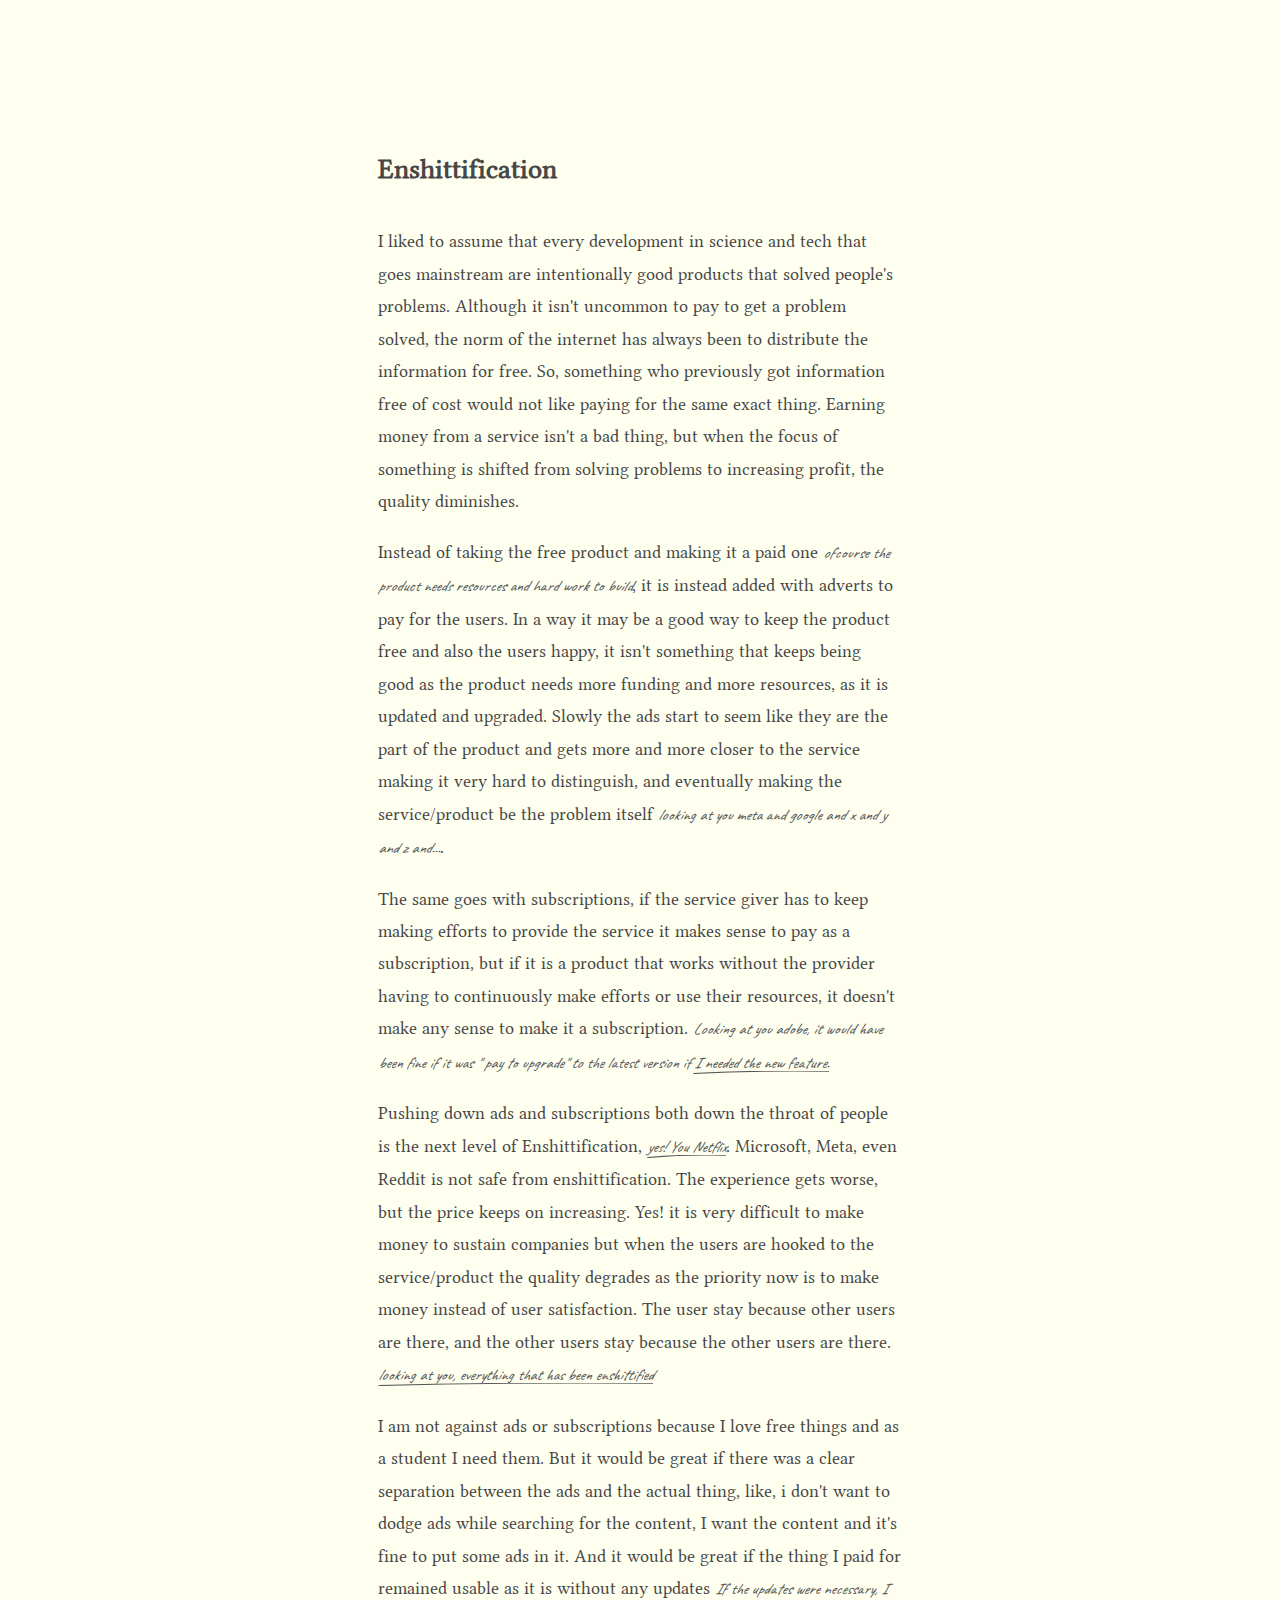
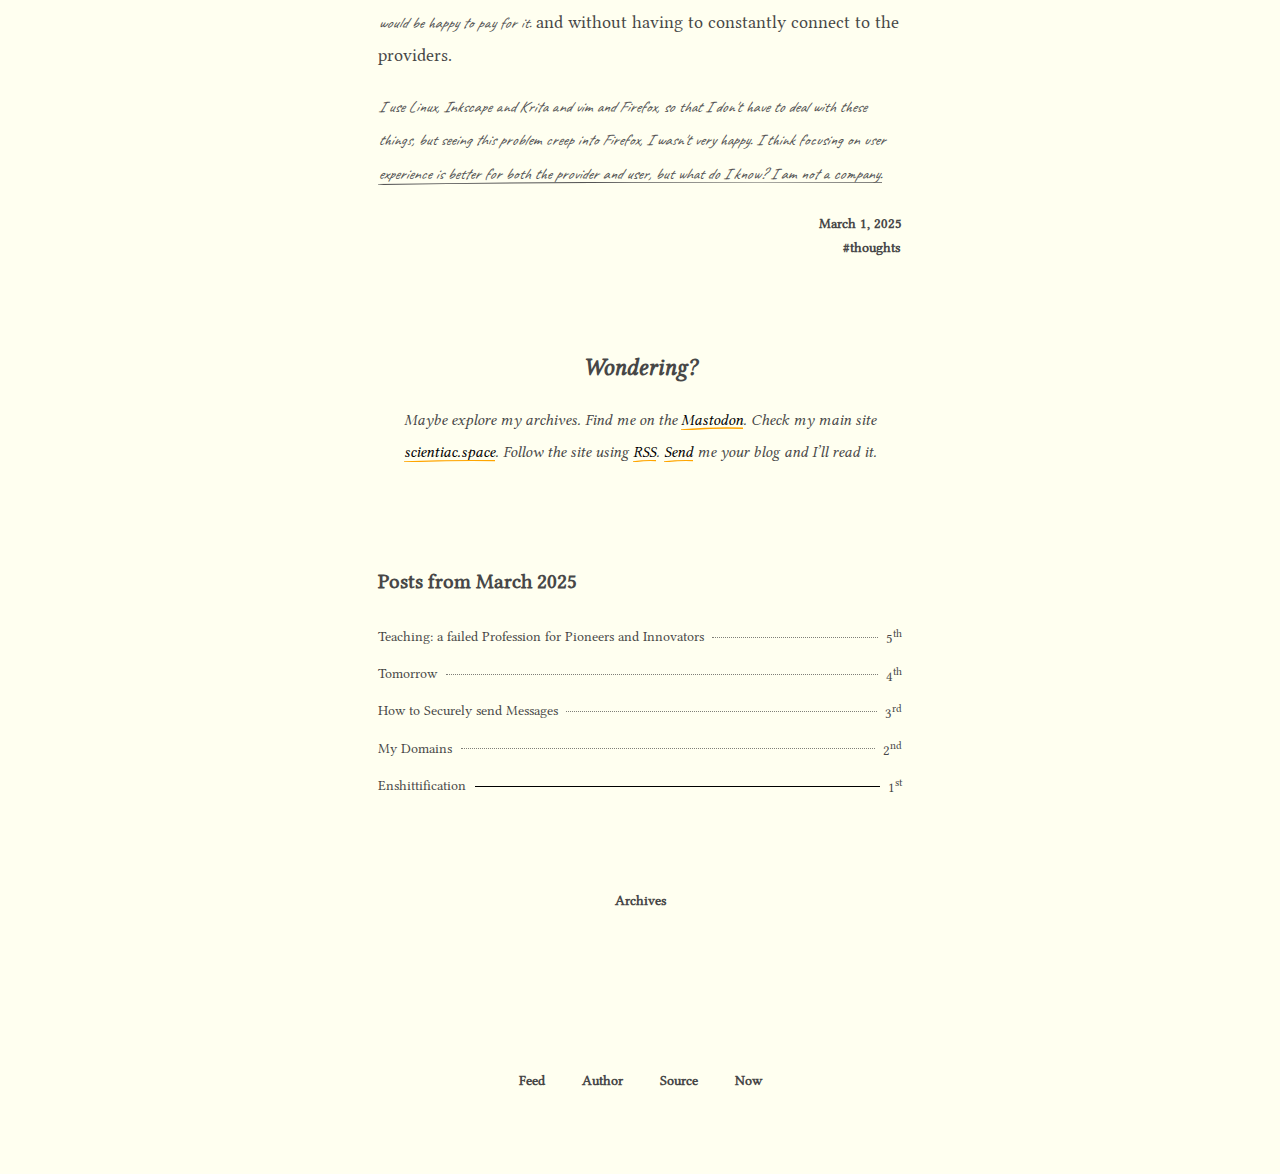
<file: enshittification/index.html>
<!DOCTYPE html>
<html lang="en" >
<head>
  <meta charset="utf-8">
    <title>carboxide</title>
    <link rel="stylesheet" href="/style.css">
    <script src="/script.js"></script>

    
      <link rel="alternate" type="application/rss+xml" title="RSS" href="https://flux.carboxi.de/rss.xml">
    

    <meta name="viewport" content="width=device-width, initial-scale=1">
    <link rel="icon" href="data:image/svg+xml,<svg xmlns=%22http://www.w3.org/2000/svg%22 viewBox=%220 0 80 85%22><text y=%22.9em%22 font-size=%2290%22 fill=%22%23a1a1a1%22>⌬</text></svg>">

    <!----------------  Mastodon  ------------------>
    <meta name="fediverse:creator" content="@scientiac@fosstodon.org">
    <!---------------- /Mastodon  ------------------>
</head>

<body>
    







<div>
    <div class="h-entry">

    <a class="u-url" style="display: none;" href="https:&#x2F;&#x2F;flux.carboxi.de&#x2F;enshittification&#x2F;">https:&#x2F;&#x2F;flux.carboxi.de&#x2F;enshittification&#x2F;</a>
    
  <div class="p-author h-card" style="display: none;">
    <a class="u-url" href="https:&#x2F;&#x2F;flux.carboxi.de" rel="me">
      <img class="u-photo" src="&#x2F;thumbnail.png" alt="(iac@scientiac.space) scientiac">
      <span class="p-name">(iac@scientiac.space) scientiac</span>
      <p class="p-note">I am a computer engineering student who loves FOSS and is learning about privacy, the internet, and languages. I sometimes write poems, stories, and occasionally some articles too. TL;DR: I write things, test things, make things, and break things.</p>
    </a>
  </div>


    <h1 class="p-name"><a href="https:&#x2F;&#x2F;flux.carboxi.de">Enshittification</a></h1>

        <div class="e-content">
            <p>I liked to assume that every development in science and tech that goes mainstream are
intentionally good products that solved people's problems. Although it isn't uncommon to
pay to get a problem solved, the norm of the internet has always been to distribute the
information for free. So, something who previously got information free of cost would not
like paying for the same exact thing. Earning money from a service isn't a bad thing, but
when the focus of something is shifted from solving problems to increasing profit, the
quality diminishes.</p>
<p>Instead of taking the free product and making it a paid one [<em>ofcourse the product needs
resources and hard work to build</em>], it is instead added with adverts to pay for the users.
In a way it may be a good way to keep the product free and also the users happy, it isn't
something that keeps being good as the product needs more funding and more resources, as it
is updated and upgraded. Slowly the ads start to seem like they are the part of the product
and gets more and more closer to the service making it very hard to distinguish, and eventually
making the service/product be the problem itself [<em>looking at you meta and google and x and y and z and...</em>].</p>
<p>The same goes with subscriptions, if the service giver has to keep making efforts to provide the
service it makes sense to pay as a subscription, but if it is a product that works without
the provider having to continuously make efforts or use their resources, it doesn't make any
sense to make it a subscription. [<em>Looking at you adobe, it would have been fine if it was "
pay to upgrade" to the latest version if I needed the new feature.</em>]</p>
<p>Pushing down ads and subscriptions both down the throat of people is the next level of
Enshittification, [<em>yes! You Netflix</em>]. Microsoft, Meta, even Reddit is not safe from enshittification.
The experience gets worse, but the price keeps on increasing. Yes! it is very difficult to make
money to sustain companies but when the users are hooked to the service/product the quality
degrades as the priority now is to make money instead of user satisfaction. The user stay because
other users are there, and the other users stay because the other users are there. [<em>looking at you,
everything that has been enshittified</em>]</p>
<p>I am not against ads or subscriptions because I love free things and as a student I need them.
But it would be great if there was a clear separation between the ads and the actual thing, like,
i don't want to dodge ads while searching for the content, I want the content and it's fine to
put some ads in it. And it would be great if the thing I paid for remained usable as it is without
any updates [<em>If the updates were necessary, I would be happy to pay for it.</em>] and without having
to constantly connect to the providers.</p>
<p>[<em>I use Linux, Inkscape and Krita and vim and Firefox, so that I don't have to deal with these
things, but seeing this problem creep into Firefox, I wasn't very happy. I think focusing on user
experience is better for both the provider and user, but what do I know? I am not a company.</em>]</p>

        </div>

        <div class="date">
          
              <time class="dt-published" datetime="2025-03-01T22:05:29Z">
                  March 1, 2025
              </time>
          
        </div>
            
        <div class="tag">
          
              
                  <p class="u-category">thoughts</p>
              
          
        </div>
    </div>
</div>

<div class="spacing"><div>


  <section class="next">
      <h2>Wondering?</h2>
    <div><p>Maybe explore my archives. Find me on the <a href="https://fosstodon.org/@scientiac">Mastodon</a>. Check my main site <a href="https://scientiac.space/">scientiac.space</a>. Follow the site using <a href="https://flux.carboxi.de/rss.xml">RSS</a>. <a href="https://fosstodon.org/@scientiac">Send</a> me your blog and I’ll read it.</p></div>
  </section>


<div class="spacing"><div>

<section>
  
  
  
  
  

  <div>
    <h3>Posts from March 2025</h3>
    
      
        
        
        
        <article class="listing latest-month-post ">
          <a href="https://flux.carboxi.de/teaching-a-failed-profession-for-pioneers-and-innovators/">Teaching: a failed Profession for Pioneers and Innovators</a>
          <span class="separator"></span>
          <time datetime="2025-03-05">
            5<sup>th</sup>
          </time>
        </article>
      
    
      
        
        
        
        <article class="listing latest-month-post ">
          <a href="https://flux.carboxi.de/tomorrow/">Tomorrow</a>
          <span class="separator"></span>
          <time datetime="2025-03-04">
            4<sup>th</sup>
          </time>
        </article>
      
    
      
        
        
        
          
        
        <article class="listing latest-month-post ">
          <a href="https://flux.carboxi.de/how-to-securely-send-messaages/">How to Securely send Messages</a>
          <span class="separator"></span>
          <time datetime="2025-03-03">
            3<sup>rd</sup>
          </time>
        </article>
      
    
      
        
        
        
          
        
        <article class="listing latest-month-post ">
          <a href="https://flux.carboxi.de/my-domains/">My Domains</a>
          <span class="separator"></span>
          <time datetime="2025-03-02">
            2<sup>nd</sup>
          </time>
        </article>
      
    
      
        
        
        
          
        
        <article class="listing latest-month-post current-post">
          <a href="https://flux.carboxi.de/enshittification/">Enshittification</a>
          <span class="separator"></span>
          <time datetime="2025-03-01">
            1<sup>st</sup>
          </time>
        </article>
      
    
      
    
      
    
      
    
      
    
      
    
      
    
      
    
      
    
      
    
      
    
      
    
      
    
      
    
      
    
      
    
      
    
      
    
      
    
  </div>


  
  <details class="previous-months-accordion">
    <summary>Archives</summary>
    
    
    
    
      
      
      
      
      
    
      
      
      
      
      
    
      
      
      
      
      
    
      
      
      
      
      
    
      
      
      
      
      
    
      
      
      
      
      
        
        
          <div class="date-header">
            
              <span class="year-header">2025</span>
              
            
            
              <span class="month-header">February</span>
              
            
          </div>
        
        
        
        
        
        <article class="listing">
          <a href="https://flux.carboxi.de/jokes-circles-and-being-offended/">Jokes, Circles and Being Offended</a>
          <span class="separator"></span>
          <time datetime="2025-02-28">
            28<sup>th</sup>
          </time>
        </article>
      
    
      
      
      
      
      
        
        
        
        
        
        
        <article class="listing">
          <a href="https://flux.carboxi.de/happiness-is-in-the-process-not-the-result/">Happiness is in the Process not the Result</a>
          <span class="separator"></span>
          <time datetime="2025-02-27">
            27<sup>th</sup>
          </time>
        </article>
      
    
      
      
      
      
      
        
        
        
        
        
        
        <article class="listing">
          <a href="https://flux.carboxi.de/die-a-hero/">Die a Hero</a>
          <span class="separator"></span>
          <time datetime="2025-02-26">
            26<sup>th</sup>
          </time>
        </article>
      
    
      
      
      
      
      
        
        
        
        
        
        
        <article class="listing">
          <a href="https://flux.carboxi.de/pictures-lie/">Pictures Lie</a>
          <span class="separator"></span>
          <time datetime="2025-02-24">
            24<sup>th</sup>
          </time>
        </article>
      
    
      
      
      
      
      
        
        
        
        
        
        
          
        
        <article class="listing">
          <a href="https://flux.carboxi.de/why-i-dont-trust-some-of-my-teachers/">Why I don&#x27;t trust some of my Teachers</a>
          <span class="separator"></span>
          <time datetime="2025-02-23">
            23<sup>rd</sup>
          </time>
        </article>
      
    
      
      
      
      
      
        
        
        
        
        
        
          
        
        <article class="listing">
          <a href="https://flux.carboxi.de/exams-how-it-has-always-changed-me/">Exams: How it has always changed me</a>
          <span class="separator"></span>
          <time datetime="2025-02-22">
            22<sup>nd</sup>
          </time>
        </article>
      
    
      
      
      
      
      
        
        
        
        
        
        
          
        
        <article class="listing">
          <a href="https://flux.carboxi.de/stockholm-syndrome/">Stockholm Syndrome</a>
          <span class="separator"></span>
          <time datetime="2025-02-21">
            21<sup>st</sup>
          </time>
        </article>
      
    
      
      
      
      
      
        
        
        
        
        
        
        <article class="listing">
          <a href="https://flux.carboxi.de/minimalism-with-personality/">Minimalism with Personality</a>
          <span class="separator"></span>
          <time datetime="2025-02-20">
            20<sup>th</sup>
          </time>
        </article>
      
    
      
      
      
      
      
        
        
        
        
        
        
        <article class="listing">
          <a href="https://flux.carboxi.de/civilization/">Civilization</a>
          <span class="separator"></span>
          <time datetime="2025-02-18">
            18<sup>th</sup>
          </time>
        </article>
      
    
      
      
      
      
      
        
        
        
        
        
        
        <article class="listing">
          <a href="https://flux.carboxi.de/quiet/">Quiet</a>
          <span class="separator"></span>
          <time datetime="2025-02-16">
            16<sup>th</sup>
          </time>
        </article>
      
    
      
      
      
      
      
        
        
        
        
        
        
        <article class="listing">
          <a href="https://flux.carboxi.de/love-is-fear/">Love is Fear</a>
          <span class="separator"></span>
          <time datetime="2025-02-13">
            13<sup>th</sup>
          </time>
        </article>
      
    
      
      
      
      
      
        
        
        
        
        
        
        <article class="listing">
          <a href="https://flux.carboxi.de/expert/">Expert</a>
          <span class="separator"></span>
          <time datetime="2025-02-12">
            12<sup>th</sup>
          </time>
        </article>
      
    
      
      
      
      
      
        
        
        
        
        
        
        <article class="listing">
          <a href="https://flux.carboxi.de/ignorance/">Ignorance</a>
          <span class="separator"></span>
          <time datetime="2025-02-11">
            11<sup>th</sup>
          </time>
        </article>
      
    
      
      
      
      
      
        
        
        
        
        
        
        <article class="listing">
          <a href="https://flux.carboxi.de/exaggeration/">Exaggeration</a>
          <span class="separator"></span>
          <time datetime="2025-02-10">
            10<sup>th</sup>
          </time>
        </article>
      
    
      
      
      
      
      
        
        
        
        
        
        
        <article class="listing">
          <a href="https://flux.carboxi.de/what-you-want/">What you Want</a>
          <span class="separator"></span>
          <time datetime="2025-02-09">
            9<sup>th</sup>
          </time>
        </article>
      
    
      
      
      
      
      
        
        
        
        
        
        
        <article class="listing">
          <a href="https://flux.carboxi.de/life-of-hate/">Life of Hate</a>
          <span class="separator"></span>
          <time datetime="2025-02-08">
            8<sup>th</sup>
          </time>
        </article>
      
    
      
      
      
      
      
        
        
        
        
        
        
        <article class="listing">
          <a href="https://flux.carboxi.de/roses/">Roses</a>
          <span class="separator"></span>
          <time datetime="2025-02-07">
            7<sup>th</sup>
          </time>
        </article>
      
    
      
      
      
      
      
        
        
          <div class="date-header">
            
              <span class="year-header">2014</span>
              
            
            
              <span class="month-header">March</span>
              
            
          </div>
        
        
        
        
        
        <article class="listing">
          <a href="https://flux.carboxi.de/one/">Template</a>
          <span class="separator"></span>
          <time datetime="2014-03-14">
            14<sup>th</sup>
          </time>
        </article>
      
    
  </details>
</section>


</body>

<footer>
  
  <p>
  <a href="/rss.xml">Feed</a>
  <a href="https://scientiac.space" >Author</a>
  <a href="https://github.com/scientiac/blog.carboxi.de" target="_blank">Source</a>
  <a href="/now" >Now</a>
  </p>
  
</footer>
</html>
</file>
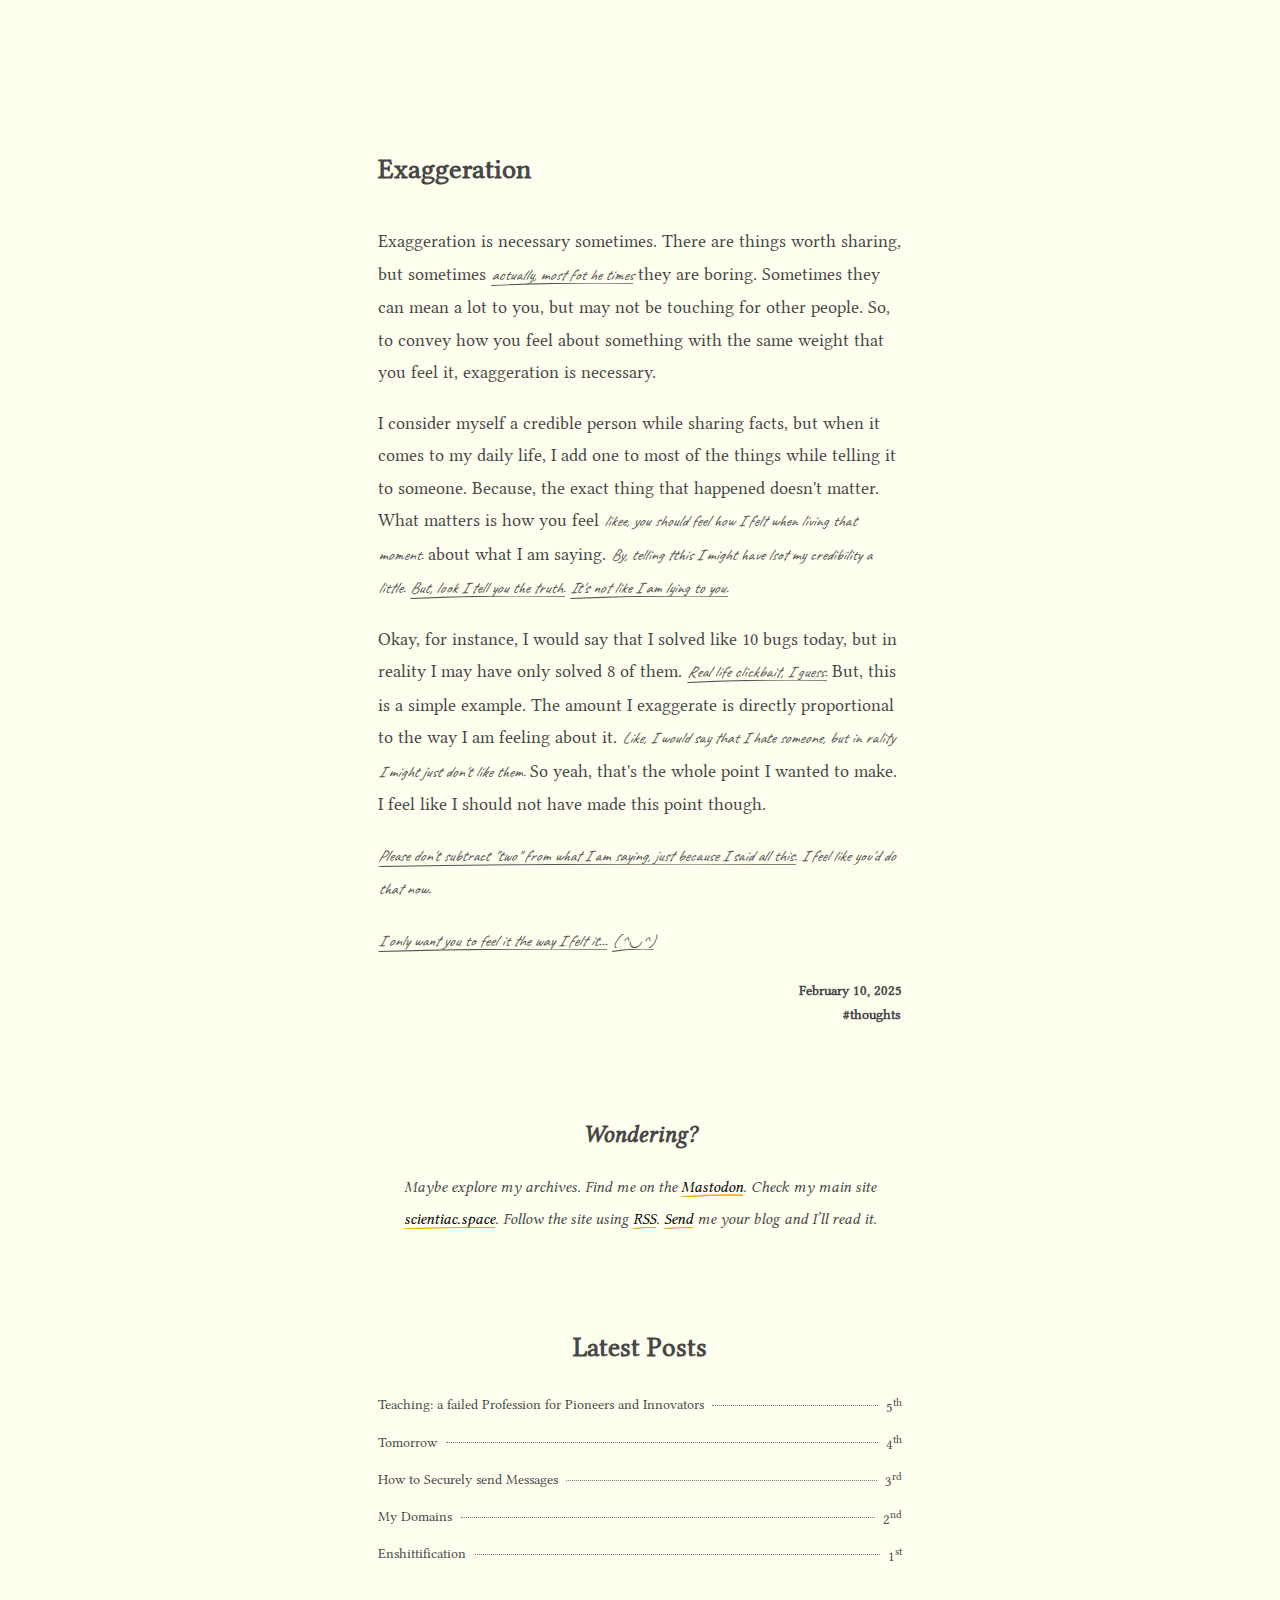
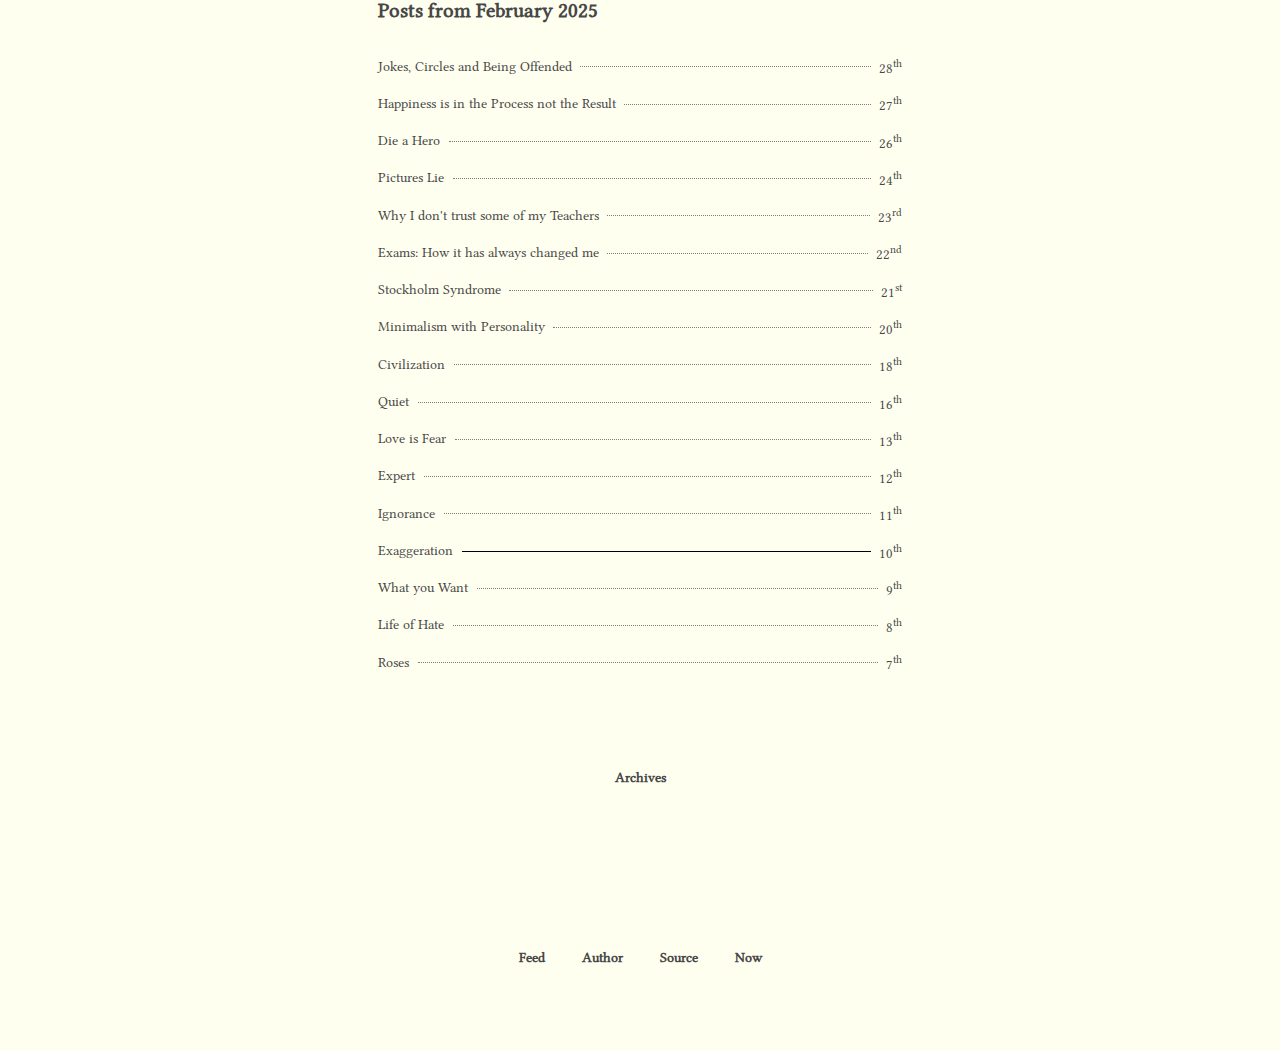
<file: exaggeration/index.html>
<!DOCTYPE html>
<html lang="en" >
<head>
  <meta charset="utf-8">
    <title>carboxide</title>
    <link rel="stylesheet" href="/style.css">
    <script src="/script.js"></script>

    
      <link rel="alternate" type="application/rss+xml" title="RSS" href="https://flux.carboxi.de/rss.xml">
    

    <meta name="viewport" content="width=device-width, initial-scale=1">
    <link rel="icon" href="data:image/svg+xml,<svg xmlns=%22http://www.w3.org/2000/svg%22 viewBox=%220 0 80 85%22><text y=%22.9em%22 font-size=%2290%22 fill=%22%23a1a1a1%22>⌬</text></svg>">

    <!----------------  Mastodon  ------------------>
    <meta name="fediverse:creator" content="@scientiac@fosstodon.org">
    <!---------------- /Mastodon  ------------------>
</head>

<body>
    







<div>
    <div class="h-entry">

    <a class="u-url" style="display: none;" href="https:&#x2F;&#x2F;flux.carboxi.de&#x2F;exaggeration&#x2F;">https:&#x2F;&#x2F;flux.carboxi.de&#x2F;exaggeration&#x2F;</a>
    
  <div class="p-author h-card" style="display: none;">
    <a class="u-url" href="https:&#x2F;&#x2F;flux.carboxi.de" rel="me">
      <img class="u-photo" src="&#x2F;thumbnail.png" alt="(iac@scientiac.space) scientiac">
      <span class="p-name">(iac@scientiac.space) scientiac</span>
      <p class="p-note">I am a computer engineering student who loves FOSS and is learning about privacy, the internet, and languages. I sometimes write poems, stories, and occasionally some articles too. TL;DR: I write things, test things, make things, and break things.</p>
    </a>
  </div>


    <h1 class="p-name"><a href="https:&#x2F;&#x2F;flux.carboxi.de">Exaggeration</a></h1>

        <div class="e-content">
            <p>Exaggeration is necessary sometimes. There are things worth sharing,
but sometimes [<em>actually, most fot he times</em>] they are boring.
Sometimes they can mean a lot to you, but may not be touching for
other people. So, to convey how you feel about something with the
same weight that you feel it, exaggeration is  necessary.</p>
<p>I consider myself a credible person while sharing facts, but when it
comes to my daily life, I add one to most of the things while telling
it to someone. Because, the exact thing that happened doesn't matter.
What matters is how you feel [<em>likee, you should feel how I felt when
living that moment.</em>] about what I am saying. [<em>By, telling tthis
I might have lsot my credibility a little.</em>] [<em>But, look I tell you the
truth.</em>] [<em>It's not like I am lying to you.</em>]</p>
<p>Okay, for instance, I would say that I solved like 10 bugs today, but in reality
I may have only solved 8 of them. [<em>Real life clickbait, I guess.</em>] But, this is
a simple example. The amount I exaggerate is directly proportional to the way I
am feeling about it. [<em>Like, I would say that I hate someone, but in rality I might
just don't like them.</em>] So yeah, that's the whole point I wanted to make. I feel
like I should not have made this point though.</p>
<p>[<em>Please don't subtract "two" from what I am saying, just because I said all this.</em>]
[<em>I feel like you'd do that now.</em>]</p>
<p>[<em>I only want you to feel it the way I felt it...</em>] [<em>( ^◡^)</em>]</p>

        </div>

        <div class="date">
          
              <time class="dt-published" datetime="2025-02-10T10:49:15Z">
                  February 10, 2025
              </time>
          
        </div>
            
        <div class="tag">
          
              
                  <p class="u-category">thoughts</p>
              
          
        </div>
    </div>
</div>

<div class="spacing"><div>


  <section class="next">
      <h2>Wondering?</h2>
    <div><p>Maybe explore my archives. Find me on the <a href="https://fosstodon.org/@scientiac">Mastodon</a>. Check my main site <a href="https://scientiac.space/">scientiac.space</a>. Follow the site using <a href="https://flux.carboxi.de/rss.xml">RSS</a>. <a href="https://fosstodon.org/@scientiac">Send</a> me your blog and I’ll read it.</p></div>
  </section>


<div class="spacing"><div>

<section>
  
  
  
  
  
  <div>
    <h2 class="latest-month-header">Latest Posts</h2>
    
      
        
        
        
        <article class="listing latest-month-post">
          <a href="https://flux.carboxi.de/teaching-a-failed-profession-for-pioneers-and-innovators/">Teaching: a failed Profession for Pioneers and Innovators</a>
          <span class="separator"></span>
          <time datetime="2025-03-05">
            5<sup>th</sup>
          </time>
        </article>
      
    
      
        
        
        
        <article class="listing latest-month-post">
          <a href="https://flux.carboxi.de/tomorrow/">Tomorrow</a>
          <span class="separator"></span>
          <time datetime="2025-03-04">
            4<sup>th</sup>
          </time>
        </article>
      
    
      
        
        
        
          
        
        <article class="listing latest-month-post">
          <a href="https://flux.carboxi.de/how-to-securely-send-messaages/">How to Securely send Messages</a>
          <span class="separator"></span>
          <time datetime="2025-03-03">
            3<sup>rd</sup>
          </time>
        </article>
      
    
      
        
        
        
          
        
        <article class="listing latest-month-post">
          <a href="https://flux.carboxi.de/my-domains/">My Domains</a>
          <span class="separator"></span>
          <time datetime="2025-03-02">
            2<sup>nd</sup>
          </time>
        </article>
      
    
      
        
        
        
          
        
        <article class="listing latest-month-post">
          <a href="https://flux.carboxi.de/enshittification/">Enshittification</a>
          <span class="separator"></span>
          <time datetime="2025-03-01">
            1<sup>st</sup>
          </time>
        </article>
      
    
      
    
      
    
      
    
      
    
      
    
      
    
      
    
      
    
      
    
      
    
      
    
      
    
      
    
      
    
      
    
      
    
      
    
      
    
  </div>
  

  <div>
    <h3>Posts from February 2025</h3>
    
      
    
      
    
      
    
      
    
      
    
      
        
        
        
        <article class="listing latest-month-post ">
          <a href="https://flux.carboxi.de/jokes-circles-and-being-offended/">Jokes, Circles and Being Offended</a>
          <span class="separator"></span>
          <time datetime="2025-02-28">
            28<sup>th</sup>
          </time>
        </article>
      
    
      
        
        
        
        <article class="listing latest-month-post ">
          <a href="https://flux.carboxi.de/happiness-is-in-the-process-not-the-result/">Happiness is in the Process not the Result</a>
          <span class="separator"></span>
          <time datetime="2025-02-27">
            27<sup>th</sup>
          </time>
        </article>
      
    
      
        
        
        
        <article class="listing latest-month-post ">
          <a href="https://flux.carboxi.de/die-a-hero/">Die a Hero</a>
          <span class="separator"></span>
          <time datetime="2025-02-26">
            26<sup>th</sup>
          </time>
        </article>
      
    
      
        
        
        
        <article class="listing latest-month-post ">
          <a href="https://flux.carboxi.de/pictures-lie/">Pictures Lie</a>
          <span class="separator"></span>
          <time datetime="2025-02-24">
            24<sup>th</sup>
          </time>
        </article>
      
    
      
        
        
        
          
        
        <article class="listing latest-month-post ">
          <a href="https://flux.carboxi.de/why-i-dont-trust-some-of-my-teachers/">Why I don&#x27;t trust some of my Teachers</a>
          <span class="separator"></span>
          <time datetime="2025-02-23">
            23<sup>rd</sup>
          </time>
        </article>
      
    
      
        
        
        
          
        
        <article class="listing latest-month-post ">
          <a href="https://flux.carboxi.de/exams-how-it-has-always-changed-me/">Exams: How it has always changed me</a>
          <span class="separator"></span>
          <time datetime="2025-02-22">
            22<sup>nd</sup>
          </time>
        </article>
      
    
      
        
        
        
          
        
        <article class="listing latest-month-post ">
          <a href="https://flux.carboxi.de/stockholm-syndrome/">Stockholm Syndrome</a>
          <span class="separator"></span>
          <time datetime="2025-02-21">
            21<sup>st</sup>
          </time>
        </article>
      
    
      
        
        
        
        <article class="listing latest-month-post ">
          <a href="https://flux.carboxi.de/minimalism-with-personality/">Minimalism with Personality</a>
          <span class="separator"></span>
          <time datetime="2025-02-20">
            20<sup>th</sup>
          </time>
        </article>
      
    
      
        
        
        
        <article class="listing latest-month-post ">
          <a href="https://flux.carboxi.de/civilization/">Civilization</a>
          <span class="separator"></span>
          <time datetime="2025-02-18">
            18<sup>th</sup>
          </time>
        </article>
      
    
      
        
        
        
        <article class="listing latest-month-post ">
          <a href="https://flux.carboxi.de/quiet/">Quiet</a>
          <span class="separator"></span>
          <time datetime="2025-02-16">
            16<sup>th</sup>
          </time>
        </article>
      
    
      
        
        
        
        <article class="listing latest-month-post ">
          <a href="https://flux.carboxi.de/love-is-fear/">Love is Fear</a>
          <span class="separator"></span>
          <time datetime="2025-02-13">
            13<sup>th</sup>
          </time>
        </article>
      
    
      
        
        
        
        <article class="listing latest-month-post ">
          <a href="https://flux.carboxi.de/expert/">Expert</a>
          <span class="separator"></span>
          <time datetime="2025-02-12">
            12<sup>th</sup>
          </time>
        </article>
      
    
      
        
        
        
        <article class="listing latest-month-post ">
          <a href="https://flux.carboxi.de/ignorance/">Ignorance</a>
          <span class="separator"></span>
          <time datetime="2025-02-11">
            11<sup>th</sup>
          </time>
        </article>
      
    
      
        
        
        
        <article class="listing latest-month-post current-post">
          <a href="https://flux.carboxi.de/exaggeration/">Exaggeration</a>
          <span class="separator"></span>
          <time datetime="2025-02-10">
            10<sup>th</sup>
          </time>
        </article>
      
    
      
        
        
        
        <article class="listing latest-month-post ">
          <a href="https://flux.carboxi.de/what-you-want/">What you Want</a>
          <span class="separator"></span>
          <time datetime="2025-02-09">
            9<sup>th</sup>
          </time>
        </article>
      
    
      
        
        
        
        <article class="listing latest-month-post ">
          <a href="https://flux.carboxi.de/life-of-hate/">Life of Hate</a>
          <span class="separator"></span>
          <time datetime="2025-02-08">
            8<sup>th</sup>
          </time>
        </article>
      
    
      
        
        
        
        <article class="listing latest-month-post ">
          <a href="https://flux.carboxi.de/roses/">Roses</a>
          <span class="separator"></span>
          <time datetime="2025-02-07">
            7<sup>th</sup>
          </time>
        </article>
      
    
      
    
  </div>


  
  <details class="previous-months-accordion">
    <summary>Archives</summary>
    
    
    
    
      
      
      
      
      
        
        
          <div class="date-header">
            
              <span class="year-header">2025</span>
              
            
            
              <span class="month-header">March</span>
              
            
          </div>
        
        
        
        
        
        <article class="listing">
          <a href="https://flux.carboxi.de/teaching-a-failed-profession-for-pioneers-and-innovators/">Teaching: a failed Profession for Pioneers and Innovators</a>
          <span class="separator"></span>
          <time datetime="2025-03-05">
            5<sup>th</sup>
          </time>
        </article>
      
    
      
      
      
      
      
        
        
        
        
        
        
        <article class="listing">
          <a href="https://flux.carboxi.de/tomorrow/">Tomorrow</a>
          <span class="separator"></span>
          <time datetime="2025-03-04">
            4<sup>th</sup>
          </time>
        </article>
      
    
      
      
      
      
      
        
        
        
        
        
        
          
        
        <article class="listing">
          <a href="https://flux.carboxi.de/how-to-securely-send-messaages/">How to Securely send Messages</a>
          <span class="separator"></span>
          <time datetime="2025-03-03">
            3<sup>rd</sup>
          </time>
        </article>
      
    
      
      
      
      
      
        
        
        
        
        
        
          
        
        <article class="listing">
          <a href="https://flux.carboxi.de/my-domains/">My Domains</a>
          <span class="separator"></span>
          <time datetime="2025-03-02">
            2<sup>nd</sup>
          </time>
        </article>
      
    
      
      
      
      
      
        
        
        
        
        
        
          
        
        <article class="listing">
          <a href="https://flux.carboxi.de/enshittification/">Enshittification</a>
          <span class="separator"></span>
          <time datetime="2025-03-01">
            1<sup>st</sup>
          </time>
        </article>
      
    
      
      
      
      
      
    
      
      
      
      
      
    
      
      
      
      
      
    
      
      
      
      
      
    
      
      
      
      
      
    
      
      
      
      
      
    
      
      
      
      
      
    
      
      
      
      
      
    
      
      
      
      
      
    
      
      
      
      
      
    
      
      
      
      
      
    
      
      
      
      
      
    
      
      
      
      
      
    
      
      
      
      
      
    
      
      
      
      
      
    
      
      
      
      
      
    
      
      
      
      
      
    
      
      
      
      
      
        
        
          <div class="date-header">
            
              <span class="year-header">2014</span>
              
            
            
          </div>
        
        
        
        
        
        <article class="listing">
          <a href="https://flux.carboxi.de/one/">Template</a>
          <span class="separator"></span>
          <time datetime="2014-03-14">
            14<sup>th</sup>
          </time>
        </article>
      
    
  </details>
</section>


</body>

<footer>
  
  <p>
  <a href="/rss.xml">Feed</a>
  <a href="https://scientiac.space" >Author</a>
  <a href="https://github.com/scientiac/blog.carboxi.de" target="_blank">Source</a>
  <a href="/now" >Now</a>
  </p>
  
</footer>
</html>
</file>
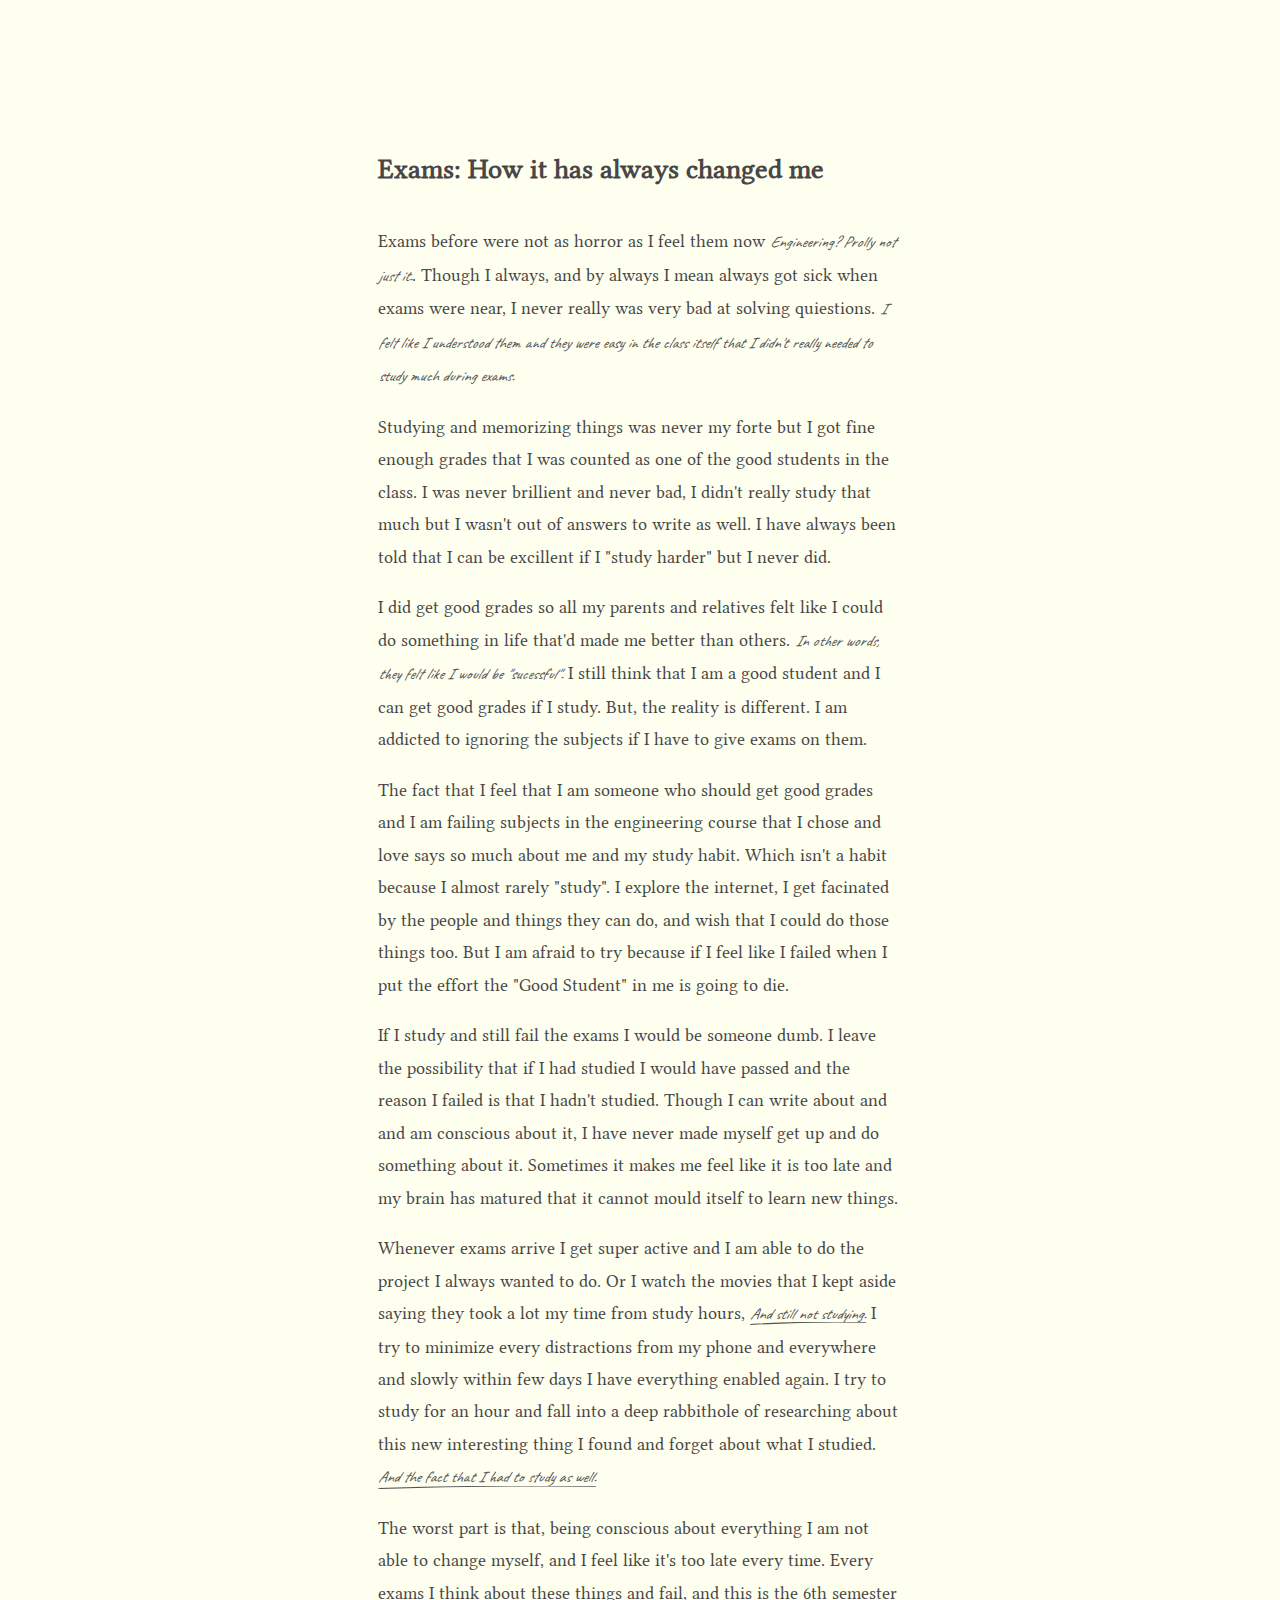
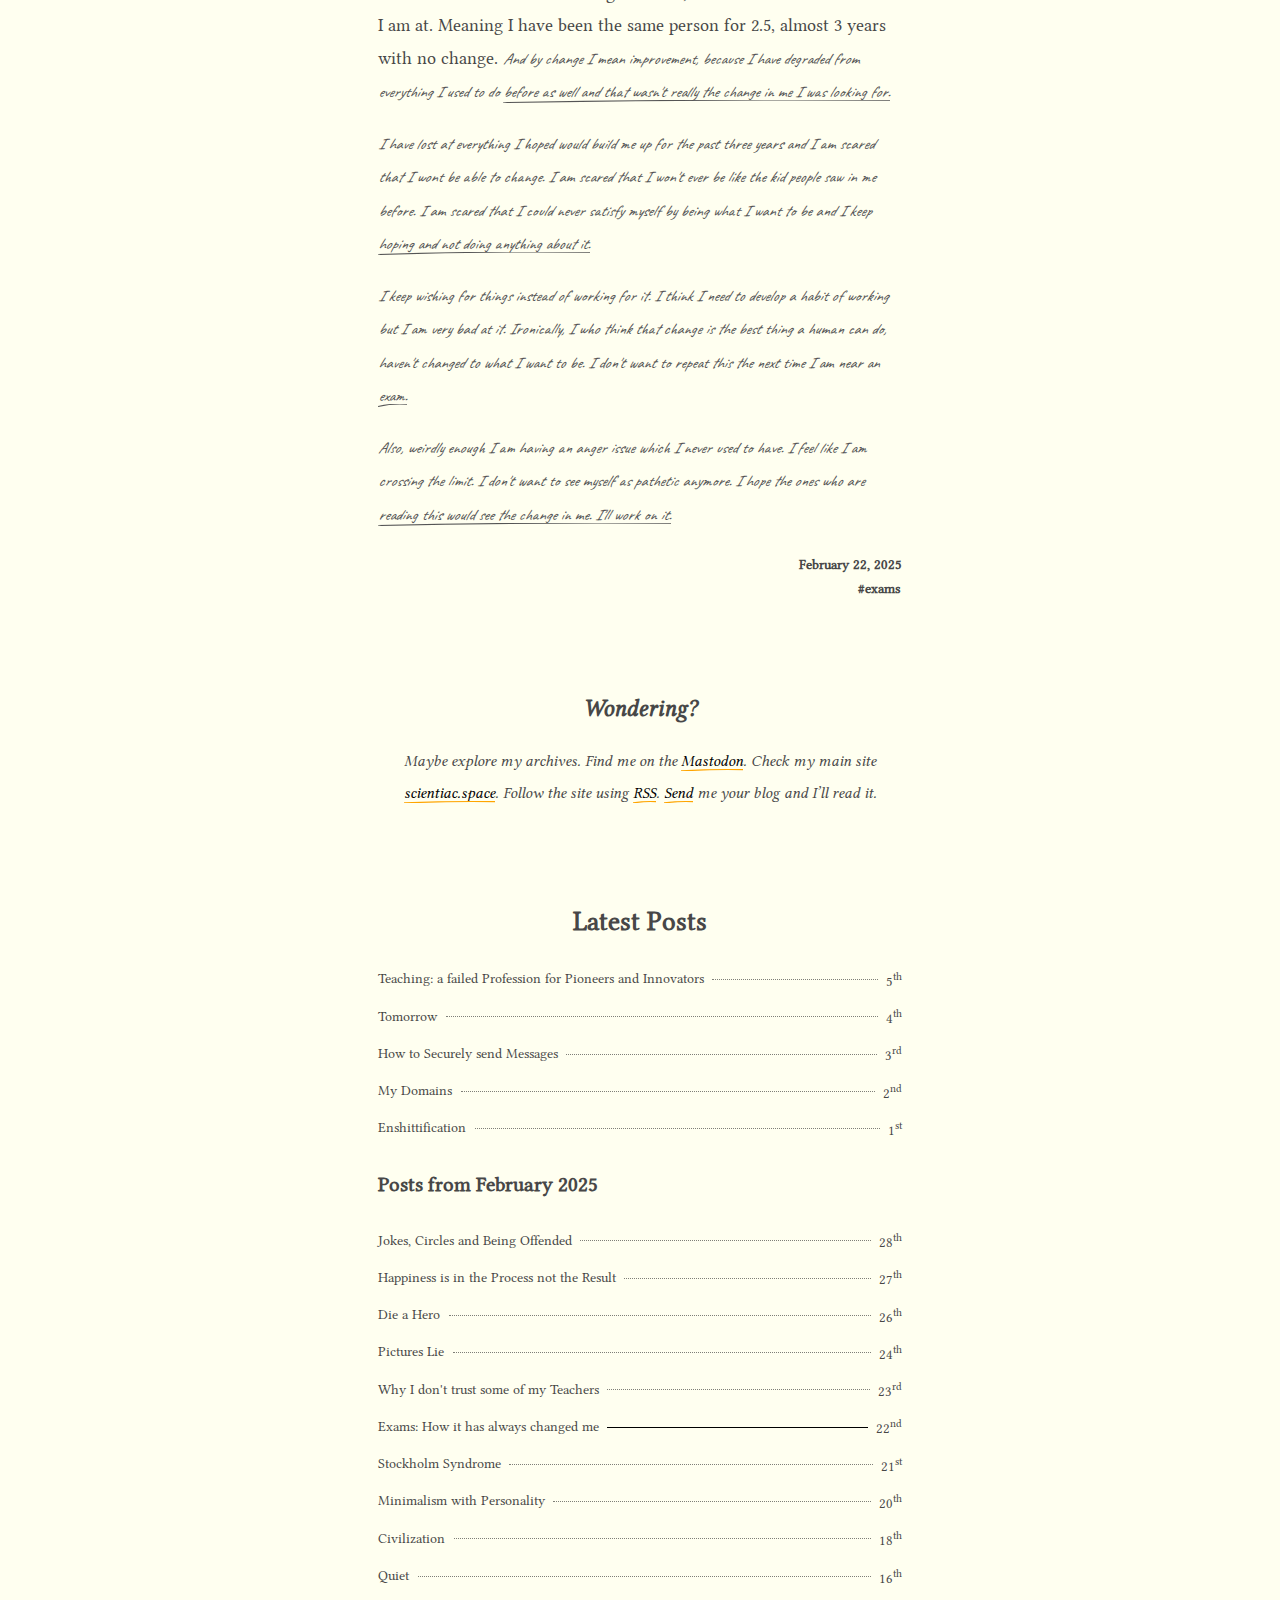
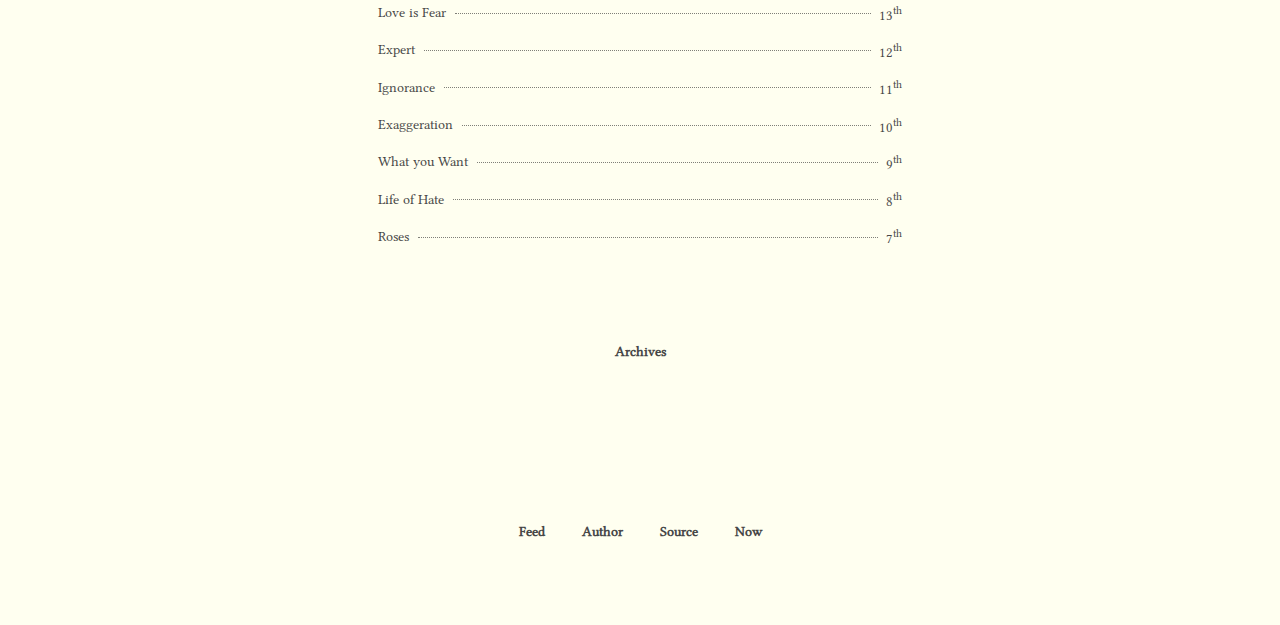
<file: exams-how-it-has-always-changed-me/index.html>
<!DOCTYPE html>
<html lang="en" >
<head>
  <meta charset="utf-8">
    <title>carboxide</title>
    <link rel="stylesheet" href="/style.css">
    <script src="/script.js"></script>

    
      <link rel="alternate" type="application/rss+xml" title="RSS" href="https://flux.carboxi.de/rss.xml">
    

    <meta name="viewport" content="width=device-width, initial-scale=1">
    <link rel="icon" href="data:image/svg+xml,<svg xmlns=%22http://www.w3.org/2000/svg%22 viewBox=%220 0 80 85%22><text y=%22.9em%22 font-size=%2290%22 fill=%22%23a1a1a1%22>⌬</text></svg>">

    <!----------------  Mastodon  ------------------>
    <meta name="fediverse:creator" content="@scientiac@fosstodon.org">
    <!---------------- /Mastodon  ------------------>
</head>

<body>
    







<div>
    <div class="h-entry">

    <a class="u-url" style="display: none;" href="https:&#x2F;&#x2F;flux.carboxi.de&#x2F;exams-how-it-has-always-changed-me&#x2F;">https:&#x2F;&#x2F;flux.carboxi.de&#x2F;exams-how-it-has-always-changed-me&#x2F;</a>
    
  <div class="p-author h-card" style="display: none;">
    <a class="u-url" href="https:&#x2F;&#x2F;flux.carboxi.de" rel="me">
      <img class="u-photo" src="&#x2F;thumbnail.png" alt="(iac@scientiac.space) scientiac">
      <span class="p-name">(iac@scientiac.space) scientiac</span>
      <p class="p-note">I am a computer engineering student who loves FOSS and is learning about privacy, the internet, and languages. I sometimes write poems, stories, and occasionally some articles too. TL;DR: I write things, test things, make things, and break things.</p>
    </a>
  </div>


    <h1 class="p-name"><a href="https:&#x2F;&#x2F;flux.carboxi.de">Exams: How it has always changed me</a></h1>

        <div class="e-content">
            <p>Exams before were not as horror as I feel them now [<em>Engineering? Prolly not just it.</em>].
Though I always, and by always I mean always got sick when exams were near, I never really
was very bad at solving quiestions. [<em>I felt like I understood them and they were easy in
the class itself that I didn't really needed to study much during exams.</em>]</p>
<p>Studying and memorizing things was never my forte but I got fine enough grades that I was
counted as one of the good students in the class. I was never brillient and never bad, I
didn't really study that much but I wasn't out of answers to write as well. I have always
been told that I can be excillent if I "study harder" but I never did.</p>
<p>I did get good grades so all my parents and relatives felt like I could do something in
life that'd made me better than others. [<em>In other words, they felt like I would be
"sucessful".</em>] I still think that I am a good student and I can get good grades if I study.
But, the reality is different. I am addicted to ignoring the subjects if I have to give
exams on them.</p>
<p>The fact that I feel that I am someone who should get good grades and I am failing subjects
in the engineering course that I chose and love says so much about me and my study habit.
Which isn't a habit because I almost rarely "study". I explore the internet, I get facinated
by the people and things they can do, and wish that I could do those things too. But I am
afraid to try because if I feel like I failed when I put the effort the "Good Student" in me
is going to die.</p>
<p>If I study and still fail the exams I would be someone dumb. I leave the possibility that if
I had studied I would have passed and the reason I failed is that I hadn't studied. Though I
can write about and and am conscious about it, I have never made myself get up and do something
about it. Sometimes it makes me feel like it is too late and my brain has matured that it cannot
mould itself to learn new things.</p>
<p>Whenever exams arrive I get super active and I am able to do the project I always wanted to do.
Or I watch the movies that I kept aside saying they took a lot my time from study hours, [<em>And still not
studying.</em>] I try to minimize every distractions from my phone and everywhere and slowly within
few days I have everything enabled again. I try to study for an hour and fall into a deep rabbithole
of researching about this new interesting thing I found and forget about what I studied. [<em>And the
fact that I had to study as well.</em>]</p>
<p>The worst part is that, being conscious about everything I am not able to change myself, and
I feel like it's too late every time. Every exams I think about these things and fail, and this
is the 6th semester I am at. Meaning I have been the same person for 2.5, almost 3 years with
no change. [<em>And by change I mean improvement, because I have degraded from everything I used
to do before as well and that wasn't really the change in me I was looking for.</em>]</p>
<p>[<em>I have lost at everything I hoped would build me up for the past three years and I am scared
that I wont be able to change. I am scared that I won't ever be like the kid people saw in me
before. I am scared that I could never satisfy myself by being what I want to be and I keep hoping
and not doing anything about it.</em>]</p>
<p>[<em>I keep wishing for things instead of working for it. I think I need to develop a habit of
working but I am very bad at it. Ironically, I who think that change is the best thing a human
can do, haven't changed to what I want to be. I don't want to repeat this the next time I am
near an exam.</em>]</p>
<p>[<em>Also, weirdly enough I am having an anger issue which I never used to have. I feel like I am
crossing the limit. I don't want to see myself as pathetic anymore. I hope the ones who are reading
this would see the change in me. I'll work on it.</em>]</p>

        </div>

        <div class="date">
          
              <time class="dt-published" datetime="2025-02-22T21:49:23Z">
                  February 22, 2025
              </time>
          
        </div>
            
        <div class="tag">
          
              
                  <p class="u-category">exams</p>
              
          
        </div>
    </div>
</div>

<div class="spacing"><div>


  <section class="next">
      <h2>Wondering?</h2>
    <div><p>Maybe explore my archives. Find me on the <a href="https://fosstodon.org/@scientiac">Mastodon</a>. Check my main site <a href="https://scientiac.space/">scientiac.space</a>. Follow the site using <a href="https://flux.carboxi.de/rss.xml">RSS</a>. <a href="https://fosstodon.org/@scientiac">Send</a> me your blog and I’ll read it.</p></div>
  </section>


<div class="spacing"><div>

<section>
  
  
  
  
  
  <div>
    <h2 class="latest-month-header">Latest Posts</h2>
    
      
        
        
        
        <article class="listing latest-month-post">
          <a href="https://flux.carboxi.de/teaching-a-failed-profession-for-pioneers-and-innovators/">Teaching: a failed Profession for Pioneers and Innovators</a>
          <span class="separator"></span>
          <time datetime="2025-03-05">
            5<sup>th</sup>
          </time>
        </article>
      
    
      
        
        
        
        <article class="listing latest-month-post">
          <a href="https://flux.carboxi.de/tomorrow/">Tomorrow</a>
          <span class="separator"></span>
          <time datetime="2025-03-04">
            4<sup>th</sup>
          </time>
        </article>
      
    
      
        
        
        
          
        
        <article class="listing latest-month-post">
          <a href="https://flux.carboxi.de/how-to-securely-send-messaages/">How to Securely send Messages</a>
          <span class="separator"></span>
          <time datetime="2025-03-03">
            3<sup>rd</sup>
          </time>
        </article>
      
    
      
        
        
        
          
        
        <article class="listing latest-month-post">
          <a href="https://flux.carboxi.de/my-domains/">My Domains</a>
          <span class="separator"></span>
          <time datetime="2025-03-02">
            2<sup>nd</sup>
          </time>
        </article>
      
    
      
        
        
        
          
        
        <article class="listing latest-month-post">
          <a href="https://flux.carboxi.de/enshittification/">Enshittification</a>
          <span class="separator"></span>
          <time datetime="2025-03-01">
            1<sup>st</sup>
          </time>
        </article>
      
    
      
    
      
    
      
    
      
    
      
    
      
    
      
    
      
    
      
    
      
    
      
    
      
    
      
    
      
    
      
    
      
    
      
    
      
    
  </div>
  

  <div>
    <h3>Posts from February 2025</h3>
    
      
    
      
    
      
    
      
    
      
    
      
        
        
        
        <article class="listing latest-month-post ">
          <a href="https://flux.carboxi.de/jokes-circles-and-being-offended/">Jokes, Circles and Being Offended</a>
          <span class="separator"></span>
          <time datetime="2025-02-28">
            28<sup>th</sup>
          </time>
        </article>
      
    
      
        
        
        
        <article class="listing latest-month-post ">
          <a href="https://flux.carboxi.de/happiness-is-in-the-process-not-the-result/">Happiness is in the Process not the Result</a>
          <span class="separator"></span>
          <time datetime="2025-02-27">
            27<sup>th</sup>
          </time>
        </article>
      
    
      
        
        
        
        <article class="listing latest-month-post ">
          <a href="https://flux.carboxi.de/die-a-hero/">Die a Hero</a>
          <span class="separator"></span>
          <time datetime="2025-02-26">
            26<sup>th</sup>
          </time>
        </article>
      
    
      
        
        
        
        <article class="listing latest-month-post ">
          <a href="https://flux.carboxi.de/pictures-lie/">Pictures Lie</a>
          <span class="separator"></span>
          <time datetime="2025-02-24">
            24<sup>th</sup>
          </time>
        </article>
      
    
      
        
        
        
          
        
        <article class="listing latest-month-post ">
          <a href="https://flux.carboxi.de/why-i-dont-trust-some-of-my-teachers/">Why I don&#x27;t trust some of my Teachers</a>
          <span class="separator"></span>
          <time datetime="2025-02-23">
            23<sup>rd</sup>
          </time>
        </article>
      
    
      
        
        
        
          
        
        <article class="listing latest-month-post current-post">
          <a href="https://flux.carboxi.de/exams-how-it-has-always-changed-me/">Exams: How it has always changed me</a>
          <span class="separator"></span>
          <time datetime="2025-02-22">
            22<sup>nd</sup>
          </time>
        </article>
      
    
      
        
        
        
          
        
        <article class="listing latest-month-post ">
          <a href="https://flux.carboxi.de/stockholm-syndrome/">Stockholm Syndrome</a>
          <span class="separator"></span>
          <time datetime="2025-02-21">
            21<sup>st</sup>
          </time>
        </article>
      
    
      
        
        
        
        <article class="listing latest-month-post ">
          <a href="https://flux.carboxi.de/minimalism-with-personality/">Minimalism with Personality</a>
          <span class="separator"></span>
          <time datetime="2025-02-20">
            20<sup>th</sup>
          </time>
        </article>
      
    
      
        
        
        
        <article class="listing latest-month-post ">
          <a href="https://flux.carboxi.de/civilization/">Civilization</a>
          <span class="separator"></span>
          <time datetime="2025-02-18">
            18<sup>th</sup>
          </time>
        </article>
      
    
      
        
        
        
        <article class="listing latest-month-post ">
          <a href="https://flux.carboxi.de/quiet/">Quiet</a>
          <span class="separator"></span>
          <time datetime="2025-02-16">
            16<sup>th</sup>
          </time>
        </article>
      
    
      
        
        
        
        <article class="listing latest-month-post ">
          <a href="https://flux.carboxi.de/love-is-fear/">Love is Fear</a>
          <span class="separator"></span>
          <time datetime="2025-02-13">
            13<sup>th</sup>
          </time>
        </article>
      
    
      
        
        
        
        <article class="listing latest-month-post ">
          <a href="https://flux.carboxi.de/expert/">Expert</a>
          <span class="separator"></span>
          <time datetime="2025-02-12">
            12<sup>th</sup>
          </time>
        </article>
      
    
      
        
        
        
        <article class="listing latest-month-post ">
          <a href="https://flux.carboxi.de/ignorance/">Ignorance</a>
          <span class="separator"></span>
          <time datetime="2025-02-11">
            11<sup>th</sup>
          </time>
        </article>
      
    
      
        
        
        
        <article class="listing latest-month-post ">
          <a href="https://flux.carboxi.de/exaggeration/">Exaggeration</a>
          <span class="separator"></span>
          <time datetime="2025-02-10">
            10<sup>th</sup>
          </time>
        </article>
      
    
      
        
        
        
        <article class="listing latest-month-post ">
          <a href="https://flux.carboxi.de/what-you-want/">What you Want</a>
          <span class="separator"></span>
          <time datetime="2025-02-09">
            9<sup>th</sup>
          </time>
        </article>
      
    
      
        
        
        
        <article class="listing latest-month-post ">
          <a href="https://flux.carboxi.de/life-of-hate/">Life of Hate</a>
          <span class="separator"></span>
          <time datetime="2025-02-08">
            8<sup>th</sup>
          </time>
        </article>
      
    
      
        
        
        
        <article class="listing latest-month-post ">
          <a href="https://flux.carboxi.de/roses/">Roses</a>
          <span class="separator"></span>
          <time datetime="2025-02-07">
            7<sup>th</sup>
          </time>
        </article>
      
    
      
    
  </div>


  
  <details class="previous-months-accordion">
    <summary>Archives</summary>
    
    
    
    
      
      
      
      
      
        
        
          <div class="date-header">
            
              <span class="year-header">2025</span>
              
            
            
              <span class="month-header">March</span>
              
            
          </div>
        
        
        
        
        
        <article class="listing">
          <a href="https://flux.carboxi.de/teaching-a-failed-profession-for-pioneers-and-innovators/">Teaching: a failed Profession for Pioneers and Innovators</a>
          <span class="separator"></span>
          <time datetime="2025-03-05">
            5<sup>th</sup>
          </time>
        </article>
      
    
      
      
      
      
      
        
        
        
        
        
        
        <article class="listing">
          <a href="https://flux.carboxi.de/tomorrow/">Tomorrow</a>
          <span class="separator"></span>
          <time datetime="2025-03-04">
            4<sup>th</sup>
          </time>
        </article>
      
    
      
      
      
      
      
        
        
        
        
        
        
          
        
        <article class="listing">
          <a href="https://flux.carboxi.de/how-to-securely-send-messaages/">How to Securely send Messages</a>
          <span class="separator"></span>
          <time datetime="2025-03-03">
            3<sup>rd</sup>
          </time>
        </article>
      
    
      
      
      
      
      
        
        
        
        
        
        
          
        
        <article class="listing">
          <a href="https://flux.carboxi.de/my-domains/">My Domains</a>
          <span class="separator"></span>
          <time datetime="2025-03-02">
            2<sup>nd</sup>
          </time>
        </article>
      
    
      
      
      
      
      
        
        
        
        
        
        
          
        
        <article class="listing">
          <a href="https://flux.carboxi.de/enshittification/">Enshittification</a>
          <span class="separator"></span>
          <time datetime="2025-03-01">
            1<sup>st</sup>
          </time>
        </article>
      
    
      
      
      
      
      
    
      
      
      
      
      
    
      
      
      
      
      
    
      
      
      
      
      
    
      
      
      
      
      
    
      
      
      
      
      
    
      
      
      
      
      
    
      
      
      
      
      
    
      
      
      
      
      
    
      
      
      
      
      
    
      
      
      
      
      
    
      
      
      
      
      
    
      
      
      
      
      
    
      
      
      
      
      
    
      
      
      
      
      
    
      
      
      
      
      
    
      
      
      
      
      
    
      
      
      
      
      
        
        
          <div class="date-header">
            
              <span class="year-header">2014</span>
              
            
            
          </div>
        
        
        
        
        
        <article class="listing">
          <a href="https://flux.carboxi.de/one/">Template</a>
          <span class="separator"></span>
          <time datetime="2014-03-14">
            14<sup>th</sup>
          </time>
        </article>
      
    
  </details>
</section>


</body>

<footer>
  
  <p>
  <a href="/rss.xml">Feed</a>
  <a href="https://scientiac.space" >Author</a>
  <a href="https://github.com/scientiac/blog.carboxi.de" target="_blank">Source</a>
  <a href="/now" >Now</a>
  </p>
  
</footer>
</html>
</file>
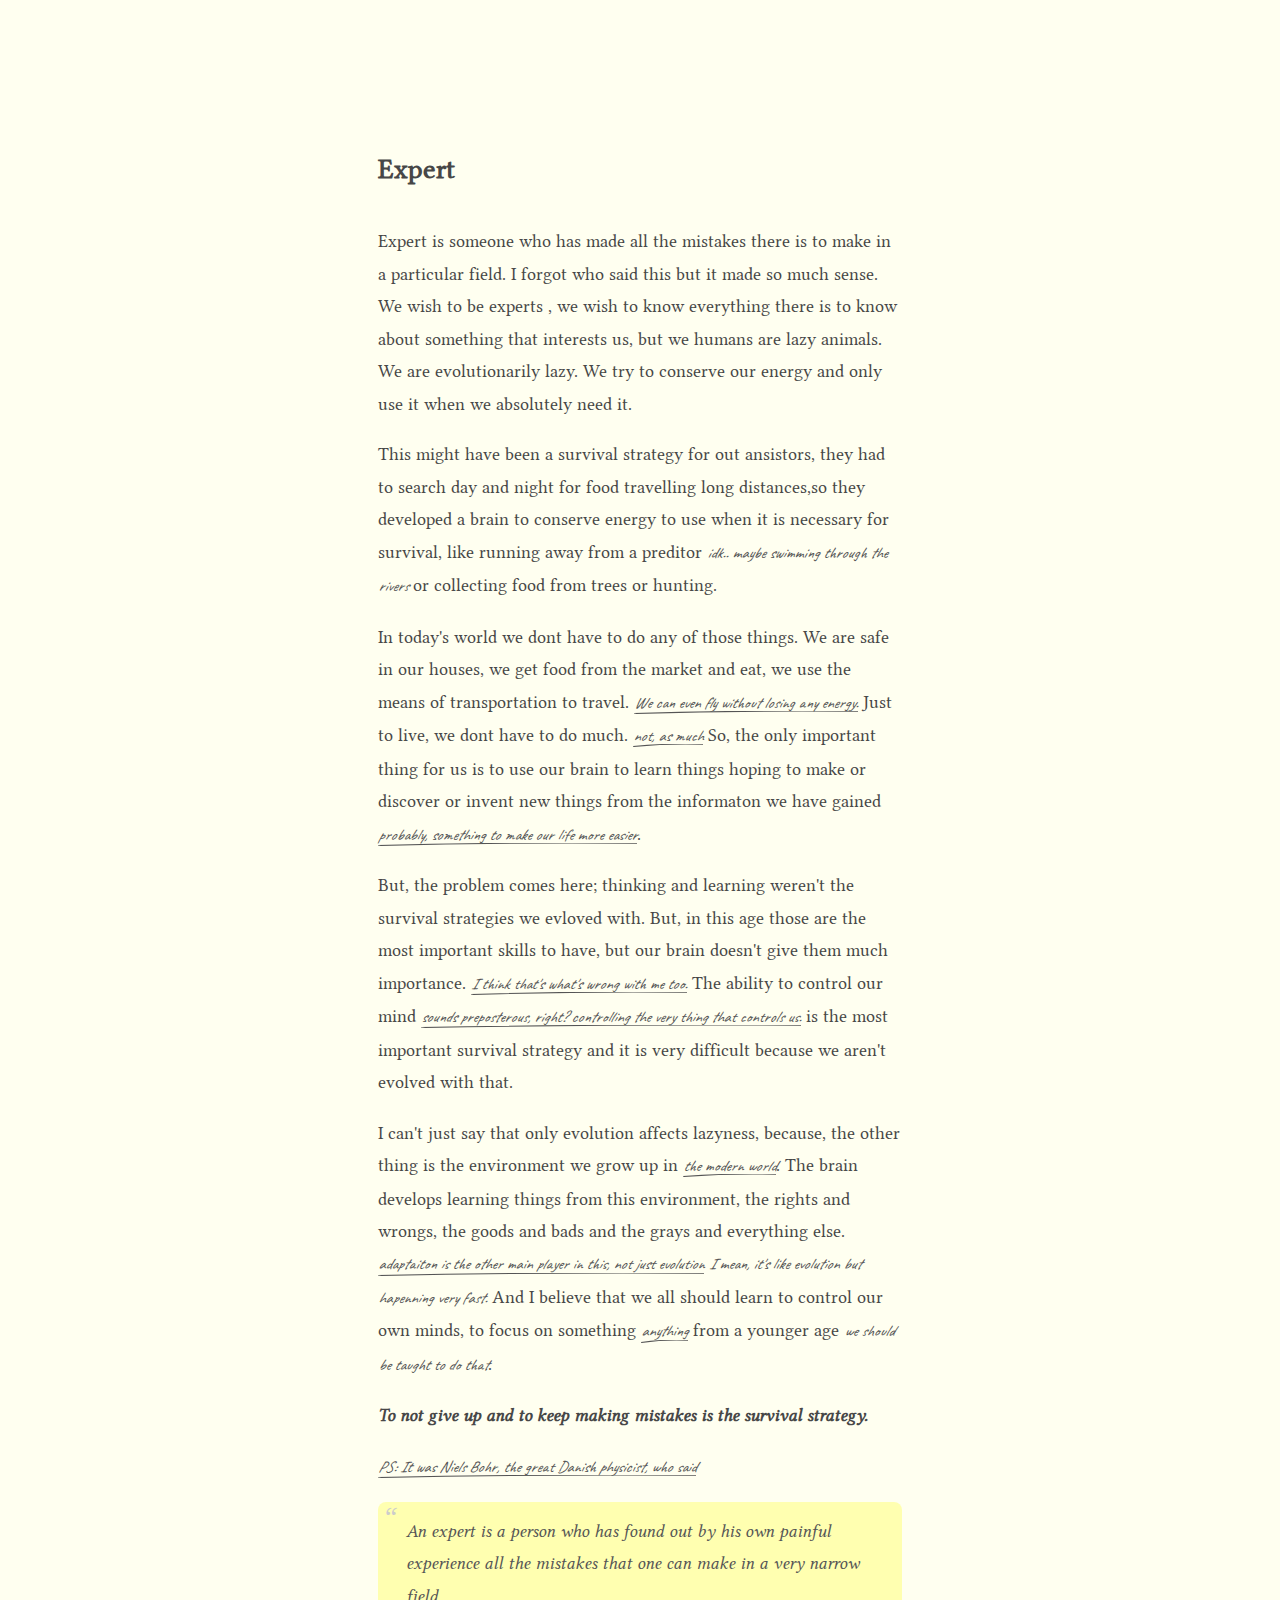
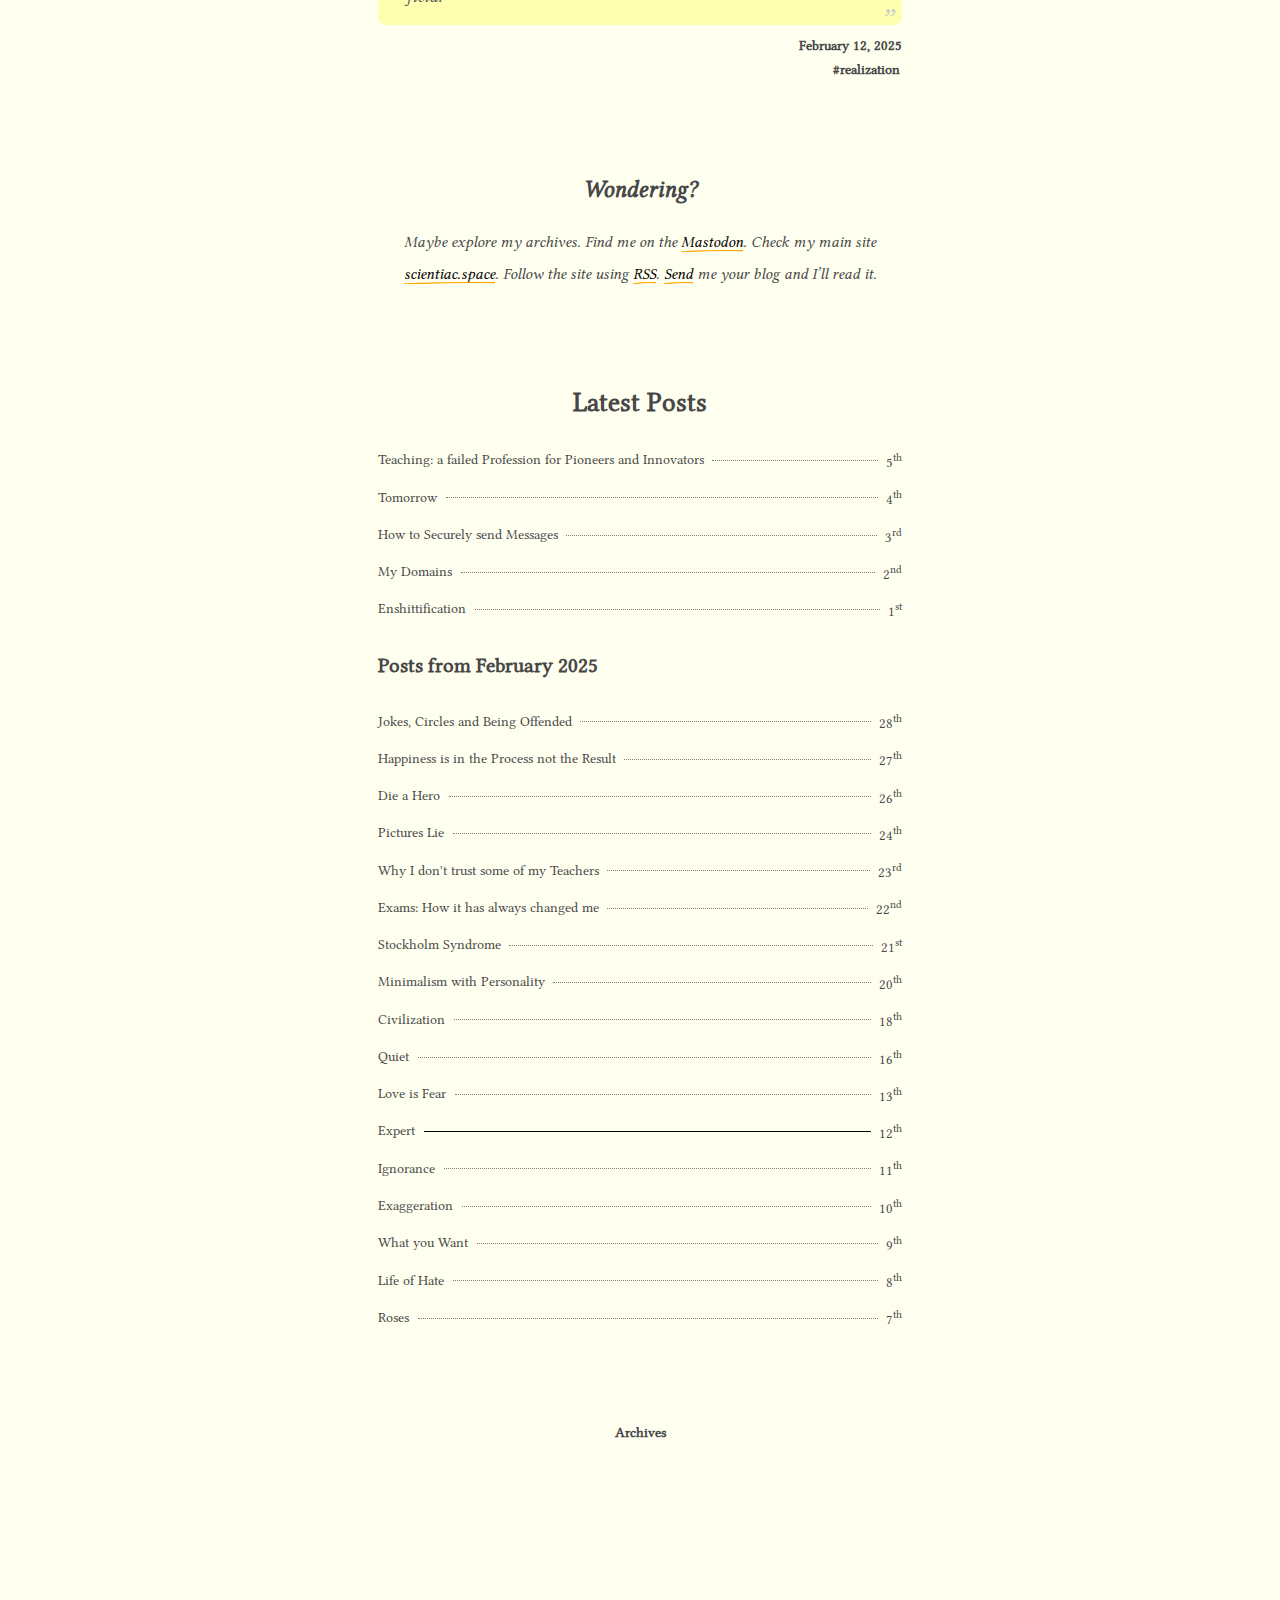
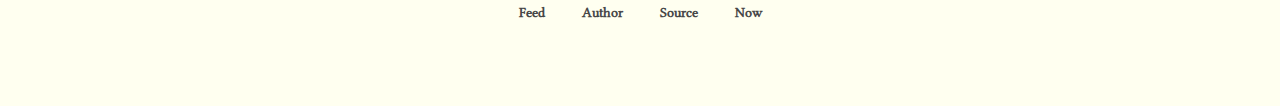
<file: expert/index.html>
<!DOCTYPE html>
<html lang="en" >
<head>
  <meta charset="utf-8">
    <title>carboxide</title>
    <link rel="stylesheet" href="/style.css">
    <script src="/script.js"></script>

    
      <link rel="alternate" type="application/rss+xml" title="RSS" href="https://flux.carboxi.de/rss.xml">
    

    <meta name="viewport" content="width=device-width, initial-scale=1">
    <link rel="icon" href="data:image/svg+xml,<svg xmlns=%22http://www.w3.org/2000/svg%22 viewBox=%220 0 80 85%22><text y=%22.9em%22 font-size=%2290%22 fill=%22%23a1a1a1%22>⌬</text></svg>">

    <!----------------  Mastodon  ------------------>
    <meta name="fediverse:creator" content="@scientiac@fosstodon.org">
    <!---------------- /Mastodon  ------------------>
</head>

<body>
    







<div>
    <div class="h-entry">

    <a class="u-url" style="display: none;" href="https:&#x2F;&#x2F;flux.carboxi.de&#x2F;expert&#x2F;">https:&#x2F;&#x2F;flux.carboxi.de&#x2F;expert&#x2F;</a>
    
  <div class="p-author h-card" style="display: none;">
    <a class="u-url" href="https:&#x2F;&#x2F;flux.carboxi.de" rel="me">
      <img class="u-photo" src="&#x2F;thumbnail.png" alt="(iac@scientiac.space) scientiac">
      <span class="p-name">(iac@scientiac.space) scientiac</span>
      <p class="p-note">I am a computer engineering student who loves FOSS and is learning about privacy, the internet, and languages. I sometimes write poems, stories, and occasionally some articles too. TL;DR: I write things, test things, make things, and break things.</p>
    </a>
  </div>


    <h1 class="p-name"><a href="https:&#x2F;&#x2F;flux.carboxi.de">Expert</a></h1>

        <div class="e-content">
            <p>Expert is someone who has made all the mistakes there is to make in a particular field.
I forgot who said this but it made so much sense. We wish to be experts , we wish to
know everything there is to know about something that interests us, but we humans are
lazy animals. We are evolutionarily lazy. We try to conserve our energy and only use
it when we absolutely need it.</p>
<p>This might have been a survival strategy for out ansistors, they had to search day and
night for food travelling long distances,so they developed a brain to conserve energy
to use when it is necessary for survival, like running away from a preditor [<em>idk..
maybe swimming through the rivers</em>] or collecting food from trees or hunting.</p>
<p>In today's world we dont have to do any of those things. We are safe in our houses,
we get food from the market and eat, we use the means of transportation to travel.
[<em>We can even fly without losing any energy.</em>] Just to live, we dont have to do much.
[<em>not, as much</em>] So, the only important thing for us is to use our brain to learn
things hoping to make or discover or invent new things from the informaton we have
gained [<em>probably, something to make our life more easier</em>].</p>
<p>But, the problem comes here; thinking and learning weren't the survival strategies
we evloved with. But, in this age those are the most important skills to have, but
our brain doesn't give them much importance. [<em>I think that's what's wrong with me
too.</em>] The ability to control our mind [<em>sounds preposterous, right? controlling
the very thing that controls us.</em>] is the most important survival strategy and it
is very difficult because we aren't evolved with that.</p>
<p>I can't just say that only evolution affects lazyness, because, the other thing is
the environment we grow up in [<em>the modern world</em>]. The brain develops learning
things from this environment, the rights and wrongs, the goods and bads and the
grays and everything else. [<em>adaptaiton is the other main player in this, not just
evolution</em>] [<em>I mean, it's like evolution but hapenning very fast.</em>]
And I believe that we all should learn to control our own minds, to focus on something
[<em>anything</em>] from a younger age [<em>we should be taught to do that</em>].</p>
<p><em><strong>To not give up and to keep making mistakes is the survival strategy.</strong></em></p>
<p>[<em>PS: It was Niels Bohr, the great Danish physicist, who said</em>]</p>
<blockquote>
<p>An expert is a person who has found out by his own painful experience all the mistakes that one can make in a very narrow field.</p>
</blockquote>

        </div>

        <div class="date">
          
              <time class="dt-published" datetime="2025-02-12T14:14:19Z">
                  February 12, 2025
              </time>
          
        </div>
            
        <div class="tag">
          
              
                  <p class="u-category">realization</p>
              
          
        </div>
    </div>
</div>

<div class="spacing"><div>


  <section class="next">
      <h2>Wondering?</h2>
    <div><p>Maybe explore my archives. Find me on the <a href="https://fosstodon.org/@scientiac">Mastodon</a>. Check my main site <a href="https://scientiac.space/">scientiac.space</a>. Follow the site using <a href="https://flux.carboxi.de/rss.xml">RSS</a>. <a href="https://fosstodon.org/@scientiac">Send</a> me your blog and I’ll read it.</p></div>
  </section>


<div class="spacing"><div>

<section>
  
  
  
  
  
  <div>
    <h2 class="latest-month-header">Latest Posts</h2>
    
      
        
        
        
        <article class="listing latest-month-post">
          <a href="https://flux.carboxi.de/teaching-a-failed-profession-for-pioneers-and-innovators/">Teaching: a failed Profession for Pioneers and Innovators</a>
          <span class="separator"></span>
          <time datetime="2025-03-05">
            5<sup>th</sup>
          </time>
        </article>
      
    
      
        
        
        
        <article class="listing latest-month-post">
          <a href="https://flux.carboxi.de/tomorrow/">Tomorrow</a>
          <span class="separator"></span>
          <time datetime="2025-03-04">
            4<sup>th</sup>
          </time>
        </article>
      
    
      
        
        
        
          
        
        <article class="listing latest-month-post">
          <a href="https://flux.carboxi.de/how-to-securely-send-messaages/">How to Securely send Messages</a>
          <span class="separator"></span>
          <time datetime="2025-03-03">
            3<sup>rd</sup>
          </time>
        </article>
      
    
      
        
        
        
          
        
        <article class="listing latest-month-post">
          <a href="https://flux.carboxi.de/my-domains/">My Domains</a>
          <span class="separator"></span>
          <time datetime="2025-03-02">
            2<sup>nd</sup>
          </time>
        </article>
      
    
      
        
        
        
          
        
        <article class="listing latest-month-post">
          <a href="https://flux.carboxi.de/enshittification/">Enshittification</a>
          <span class="separator"></span>
          <time datetime="2025-03-01">
            1<sup>st</sup>
          </time>
        </article>
      
    
      
    
      
    
      
    
      
    
      
    
      
    
      
    
      
    
      
    
      
    
      
    
      
    
      
    
      
    
      
    
      
    
      
    
      
    
  </div>
  

  <div>
    <h3>Posts from February 2025</h3>
    
      
    
      
    
      
    
      
    
      
    
      
        
        
        
        <article class="listing latest-month-post ">
          <a href="https://flux.carboxi.de/jokes-circles-and-being-offended/">Jokes, Circles and Being Offended</a>
          <span class="separator"></span>
          <time datetime="2025-02-28">
            28<sup>th</sup>
          </time>
        </article>
      
    
      
        
        
        
        <article class="listing latest-month-post ">
          <a href="https://flux.carboxi.de/happiness-is-in-the-process-not-the-result/">Happiness is in the Process not the Result</a>
          <span class="separator"></span>
          <time datetime="2025-02-27">
            27<sup>th</sup>
          </time>
        </article>
      
    
      
        
        
        
        <article class="listing latest-month-post ">
          <a href="https://flux.carboxi.de/die-a-hero/">Die a Hero</a>
          <span class="separator"></span>
          <time datetime="2025-02-26">
            26<sup>th</sup>
          </time>
        </article>
      
    
      
        
        
        
        <article class="listing latest-month-post ">
          <a href="https://flux.carboxi.de/pictures-lie/">Pictures Lie</a>
          <span class="separator"></span>
          <time datetime="2025-02-24">
            24<sup>th</sup>
          </time>
        </article>
      
    
      
        
        
        
          
        
        <article class="listing latest-month-post ">
          <a href="https://flux.carboxi.de/why-i-dont-trust-some-of-my-teachers/">Why I don&#x27;t trust some of my Teachers</a>
          <span class="separator"></span>
          <time datetime="2025-02-23">
            23<sup>rd</sup>
          </time>
        </article>
      
    
      
        
        
        
          
        
        <article class="listing latest-month-post ">
          <a href="https://flux.carboxi.de/exams-how-it-has-always-changed-me/">Exams: How it has always changed me</a>
          <span class="separator"></span>
          <time datetime="2025-02-22">
            22<sup>nd</sup>
          </time>
        </article>
      
    
      
        
        
        
          
        
        <article class="listing latest-month-post ">
          <a href="https://flux.carboxi.de/stockholm-syndrome/">Stockholm Syndrome</a>
          <span class="separator"></span>
          <time datetime="2025-02-21">
            21<sup>st</sup>
          </time>
        </article>
      
    
      
        
        
        
        <article class="listing latest-month-post ">
          <a href="https://flux.carboxi.de/minimalism-with-personality/">Minimalism with Personality</a>
          <span class="separator"></span>
          <time datetime="2025-02-20">
            20<sup>th</sup>
          </time>
        </article>
      
    
      
        
        
        
        <article class="listing latest-month-post ">
          <a href="https://flux.carboxi.de/civilization/">Civilization</a>
          <span class="separator"></span>
          <time datetime="2025-02-18">
            18<sup>th</sup>
          </time>
        </article>
      
    
      
        
        
        
        <article class="listing latest-month-post ">
          <a href="https://flux.carboxi.de/quiet/">Quiet</a>
          <span class="separator"></span>
          <time datetime="2025-02-16">
            16<sup>th</sup>
          </time>
        </article>
      
    
      
        
        
        
        <article class="listing latest-month-post ">
          <a href="https://flux.carboxi.de/love-is-fear/">Love is Fear</a>
          <span class="separator"></span>
          <time datetime="2025-02-13">
            13<sup>th</sup>
          </time>
        </article>
      
    
      
        
        
        
        <article class="listing latest-month-post current-post">
          <a href="https://flux.carboxi.de/expert/">Expert</a>
          <span class="separator"></span>
          <time datetime="2025-02-12">
            12<sup>th</sup>
          </time>
        </article>
      
    
      
        
        
        
        <article class="listing latest-month-post ">
          <a href="https://flux.carboxi.de/ignorance/">Ignorance</a>
          <span class="separator"></span>
          <time datetime="2025-02-11">
            11<sup>th</sup>
          </time>
        </article>
      
    
      
        
        
        
        <article class="listing latest-month-post ">
          <a href="https://flux.carboxi.de/exaggeration/">Exaggeration</a>
          <span class="separator"></span>
          <time datetime="2025-02-10">
            10<sup>th</sup>
          </time>
        </article>
      
    
      
        
        
        
        <article class="listing latest-month-post ">
          <a href="https://flux.carboxi.de/what-you-want/">What you Want</a>
          <span class="separator"></span>
          <time datetime="2025-02-09">
            9<sup>th</sup>
          </time>
        </article>
      
    
      
        
        
        
        <article class="listing latest-month-post ">
          <a href="https://flux.carboxi.de/life-of-hate/">Life of Hate</a>
          <span class="separator"></span>
          <time datetime="2025-02-08">
            8<sup>th</sup>
          </time>
        </article>
      
    
      
        
        
        
        <article class="listing latest-month-post ">
          <a href="https://flux.carboxi.de/roses/">Roses</a>
          <span class="separator"></span>
          <time datetime="2025-02-07">
            7<sup>th</sup>
          </time>
        </article>
      
    
      
    
  </div>


  
  <details class="previous-months-accordion">
    <summary>Archives</summary>
    
    
    
    
      
      
      
      
      
        
        
          <div class="date-header">
            
              <span class="year-header">2025</span>
              
            
            
              <span class="month-header">March</span>
              
            
          </div>
        
        
        
        
        
        <article class="listing">
          <a href="https://flux.carboxi.de/teaching-a-failed-profession-for-pioneers-and-innovators/">Teaching: a failed Profession for Pioneers and Innovators</a>
          <span class="separator"></span>
          <time datetime="2025-03-05">
            5<sup>th</sup>
          </time>
        </article>
      
    
      
      
      
      
      
        
        
        
        
        
        
        <article class="listing">
          <a href="https://flux.carboxi.de/tomorrow/">Tomorrow</a>
          <span class="separator"></span>
          <time datetime="2025-03-04">
            4<sup>th</sup>
          </time>
        </article>
      
    
      
      
      
      
      
        
        
        
        
        
        
          
        
        <article class="listing">
          <a href="https://flux.carboxi.de/how-to-securely-send-messaages/">How to Securely send Messages</a>
          <span class="separator"></span>
          <time datetime="2025-03-03">
            3<sup>rd</sup>
          </time>
        </article>
      
    
      
      
      
      
      
        
        
        
        
        
        
          
        
        <article class="listing">
          <a href="https://flux.carboxi.de/my-domains/">My Domains</a>
          <span class="separator"></span>
          <time datetime="2025-03-02">
            2<sup>nd</sup>
          </time>
        </article>
      
    
      
      
      
      
      
        
        
        
        
        
        
          
        
        <article class="listing">
          <a href="https://flux.carboxi.de/enshittification/">Enshittification</a>
          <span class="separator"></span>
          <time datetime="2025-03-01">
            1<sup>st</sup>
          </time>
        </article>
      
    
      
      
      
      
      
    
      
      
      
      
      
    
      
      
      
      
      
    
      
      
      
      
      
    
      
      
      
      
      
    
      
      
      
      
      
    
      
      
      
      
      
    
      
      
      
      
      
    
      
      
      
      
      
    
      
      
      
      
      
    
      
      
      
      
      
    
      
      
      
      
      
    
      
      
      
      
      
    
      
      
      
      
      
    
      
      
      
      
      
    
      
      
      
      
      
    
      
      
      
      
      
    
      
      
      
      
      
        
        
          <div class="date-header">
            
              <span class="year-header">2014</span>
              
            
            
          </div>
        
        
        
        
        
        <article class="listing">
          <a href="https://flux.carboxi.de/one/">Template</a>
          <span class="separator"></span>
          <time datetime="2014-03-14">
            14<sup>th</sup>
          </time>
        </article>
      
    
  </details>
</section>


</body>

<footer>
  
  <p>
  <a href="/rss.xml">Feed</a>
  <a href="https://scientiac.space" >Author</a>
  <a href="https://github.com/scientiac/blog.carboxi.de" target="_blank">Source</a>
  <a href="/now" >Now</a>
  </p>
  
</footer>
</html>
</file>
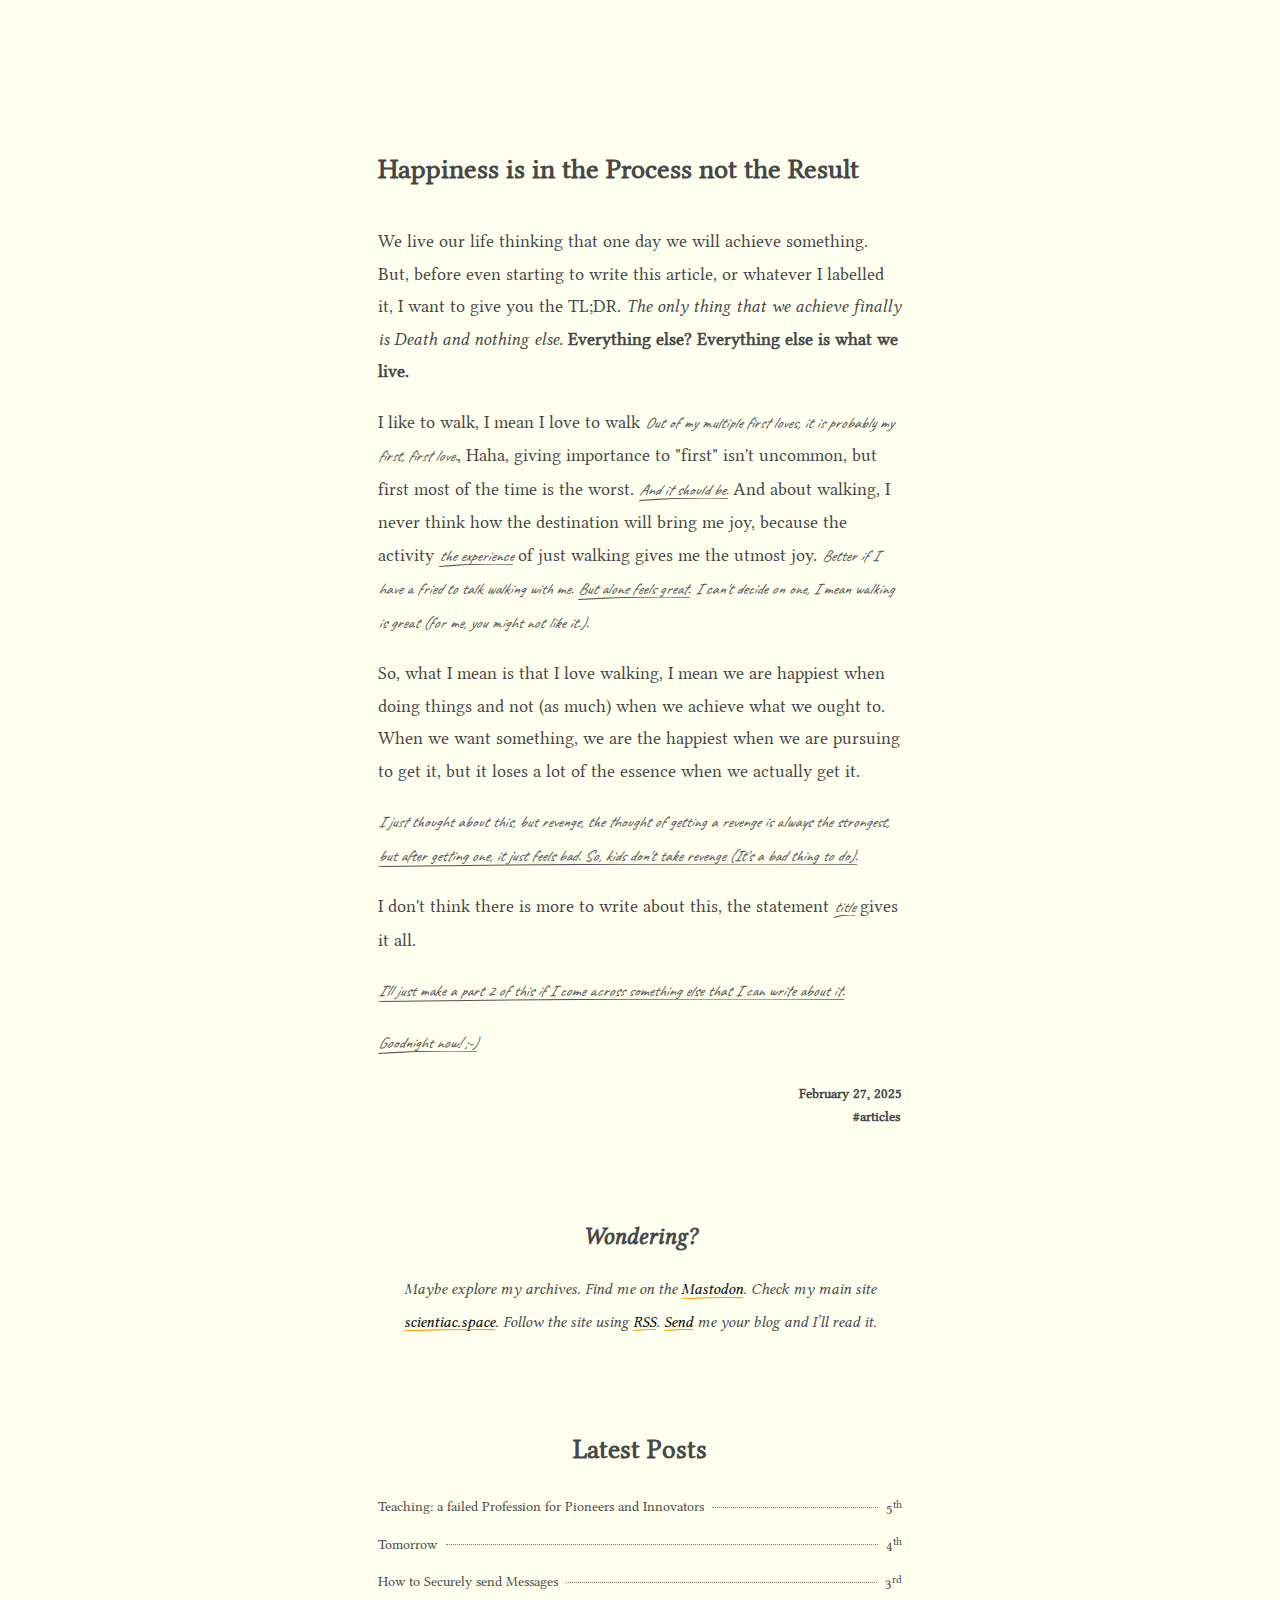
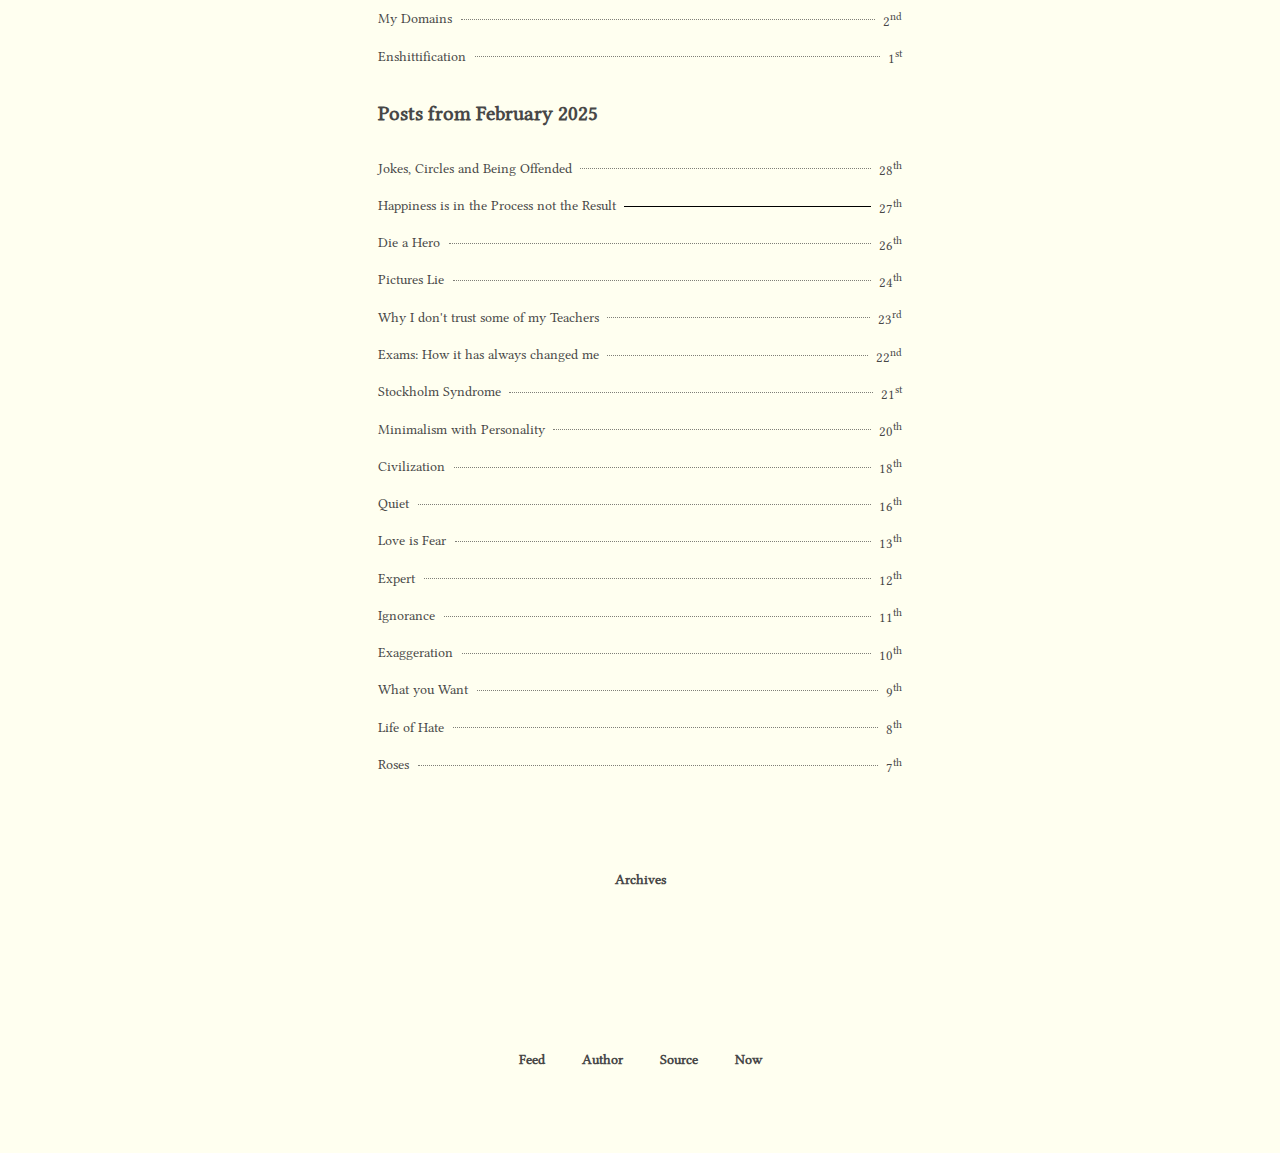
<file: happiness-is-in-the-process-not-the-result/index.html>
<!DOCTYPE html>
<html lang="en" >
<head>
  <meta charset="utf-8">
    <title>carboxide</title>
    <link rel="stylesheet" href="/style.css">
    <script src="/script.js"></script>

    
      <link rel="alternate" type="application/rss+xml" title="RSS" href="https://flux.carboxi.de/rss.xml">
    

    <meta name="viewport" content="width=device-width, initial-scale=1">
    <link rel="icon" href="data:image/svg+xml,<svg xmlns=%22http://www.w3.org/2000/svg%22 viewBox=%220 0 80 85%22><text y=%22.9em%22 font-size=%2290%22 fill=%22%23a1a1a1%22>⌬</text></svg>">

    <!----------------  Mastodon  ------------------>
    <meta name="fediverse:creator" content="@scientiac@fosstodon.org">
    <!---------------- /Mastodon  ------------------>
</head>

<body>
    







<div>
    <div class="h-entry">

    <a class="u-url" style="display: none;" href="https:&#x2F;&#x2F;flux.carboxi.de&#x2F;happiness-is-in-the-process-not-the-result&#x2F;">https:&#x2F;&#x2F;flux.carboxi.de&#x2F;happiness-is-in-the-process-not-the-result&#x2F;</a>
    
  <div class="p-author h-card" style="display: none;">
    <a class="u-url" href="https:&#x2F;&#x2F;flux.carboxi.de" rel="me">
      <img class="u-photo" src="&#x2F;thumbnail.png" alt="(iac@scientiac.space) scientiac">
      <span class="p-name">(iac@scientiac.space) scientiac</span>
      <p class="p-note">I am a computer engineering student who loves FOSS and is learning about privacy, the internet, and languages. I sometimes write poems, stories, and occasionally some articles too. TL;DR: I write things, test things, make things, and break things.</p>
    </a>
  </div>


    <h1 class="p-name"><a href="https:&#x2F;&#x2F;flux.carboxi.de">Happiness is in the Process not the Result</a></h1>

        <div class="e-content">
            <p>We live our life thinking that one day we will achieve something. But, before even starting
to write this article, or whatever I labelled it, I want to give you the TL;DR. <em>The only thing
that we achieve finally is Death and nothing else.</em> <strong>Everything else? Everything else is what
we live.</strong></p>
<p>I like to walk, I mean I love to walk [<em>Out of my multiple first loves, it is probably my first, first love.</em>],
Haha, giving importance to "first" isn't uncommon, but first most of the time is the worst. [<em>And it should be.</em>]
And about walking, I never think how the destination will bring me joy, because the activity [<em>the experience</em>] of
just walking gives me the utmost joy. [<em>Better if I have a fried to talk walking with me.</em>]
[<em>But alone feels great.</em>] [<em>I can't decide on one, I mean walking is great (for me, you might not like it.).</em>]</p>
<p>So, what I mean is that I love walking, I mean we are happiest when doing things and not (as much) when we
achieve what we ought to. When we want something, we are the happiest when we are pursuing to get it, but it
loses a lot of the essence when we actually get it.</p>
<p>[<em>I just thought about this, but revenge, the thought of getting a revenge is always the strongest, but after
getting one, it just feels bad. So, kids don't take revenge (It's a bad thing to do).</em>]</p>
<p>I don't think there is more to write about this, the statement [<em>title</em>] gives it all.</p>
<p>[<em>I'll just make a part 2 of this if I come across something else that I can write about it.</em>]</p>
<p>[<em>Goodnight now! ;-)</em>]</p>

        </div>

        <div class="date">
          
              <time class="dt-published" datetime="2025-02-27T20:55:30Z">
                  February 27, 2025
              </time>
          
        </div>
            
        <div class="tag">
          
              
                  <p class="u-category">articles</p>
              
          
        </div>
    </div>
</div>

<div class="spacing"><div>


  <section class="next">
      <h2>Wondering?</h2>
    <div><p>Maybe explore my archives. Find me on the <a href="https://fosstodon.org/@scientiac">Mastodon</a>. Check my main site <a href="https://scientiac.space/">scientiac.space</a>. Follow the site using <a href="https://flux.carboxi.de/rss.xml">RSS</a>. <a href="https://fosstodon.org/@scientiac">Send</a> me your blog and I’ll read it.</p></div>
  </section>


<div class="spacing"><div>

<section>
  
  
  
  
  
  <div>
    <h2 class="latest-month-header">Latest Posts</h2>
    
      
        
        
        
        <article class="listing latest-month-post">
          <a href="https://flux.carboxi.de/teaching-a-failed-profession-for-pioneers-and-innovators/">Teaching: a failed Profession for Pioneers and Innovators</a>
          <span class="separator"></span>
          <time datetime="2025-03-05">
            5<sup>th</sup>
          </time>
        </article>
      
    
      
        
        
        
        <article class="listing latest-month-post">
          <a href="https://flux.carboxi.de/tomorrow/">Tomorrow</a>
          <span class="separator"></span>
          <time datetime="2025-03-04">
            4<sup>th</sup>
          </time>
        </article>
      
    
      
        
        
        
          
        
        <article class="listing latest-month-post">
          <a href="https://flux.carboxi.de/how-to-securely-send-messaages/">How to Securely send Messages</a>
          <span class="separator"></span>
          <time datetime="2025-03-03">
            3<sup>rd</sup>
          </time>
        </article>
      
    
      
        
        
        
          
        
        <article class="listing latest-month-post">
          <a href="https://flux.carboxi.de/my-domains/">My Domains</a>
          <span class="separator"></span>
          <time datetime="2025-03-02">
            2<sup>nd</sup>
          </time>
        </article>
      
    
      
        
        
        
          
        
        <article class="listing latest-month-post">
          <a href="https://flux.carboxi.de/enshittification/">Enshittification</a>
          <span class="separator"></span>
          <time datetime="2025-03-01">
            1<sup>st</sup>
          </time>
        </article>
      
    
      
    
      
    
      
    
      
    
      
    
      
    
      
    
      
    
      
    
      
    
      
    
      
    
      
    
      
    
      
    
      
    
      
    
      
    
  </div>
  

  <div>
    <h3>Posts from February 2025</h3>
    
      
    
      
    
      
    
      
    
      
    
      
        
        
        
        <article class="listing latest-month-post ">
          <a href="https://flux.carboxi.de/jokes-circles-and-being-offended/">Jokes, Circles and Being Offended</a>
          <span class="separator"></span>
          <time datetime="2025-02-28">
            28<sup>th</sup>
          </time>
        </article>
      
    
      
        
        
        
        <article class="listing latest-month-post current-post">
          <a href="https://flux.carboxi.de/happiness-is-in-the-process-not-the-result/">Happiness is in the Process not the Result</a>
          <span class="separator"></span>
          <time datetime="2025-02-27">
            27<sup>th</sup>
          </time>
        </article>
      
    
      
        
        
        
        <article class="listing latest-month-post ">
          <a href="https://flux.carboxi.de/die-a-hero/">Die a Hero</a>
          <span class="separator"></span>
          <time datetime="2025-02-26">
            26<sup>th</sup>
          </time>
        </article>
      
    
      
        
        
        
        <article class="listing latest-month-post ">
          <a href="https://flux.carboxi.de/pictures-lie/">Pictures Lie</a>
          <span class="separator"></span>
          <time datetime="2025-02-24">
            24<sup>th</sup>
          </time>
        </article>
      
    
      
        
        
        
          
        
        <article class="listing latest-month-post ">
          <a href="https://flux.carboxi.de/why-i-dont-trust-some-of-my-teachers/">Why I don&#x27;t trust some of my Teachers</a>
          <span class="separator"></span>
          <time datetime="2025-02-23">
            23<sup>rd</sup>
          </time>
        </article>
      
    
      
        
        
        
          
        
        <article class="listing latest-month-post ">
          <a href="https://flux.carboxi.de/exams-how-it-has-always-changed-me/">Exams: How it has always changed me</a>
          <span class="separator"></span>
          <time datetime="2025-02-22">
            22<sup>nd</sup>
          </time>
        </article>
      
    
      
        
        
        
          
        
        <article class="listing latest-month-post ">
          <a href="https://flux.carboxi.de/stockholm-syndrome/">Stockholm Syndrome</a>
          <span class="separator"></span>
          <time datetime="2025-02-21">
            21<sup>st</sup>
          </time>
        </article>
      
    
      
        
        
        
        <article class="listing latest-month-post ">
          <a href="https://flux.carboxi.de/minimalism-with-personality/">Minimalism with Personality</a>
          <span class="separator"></span>
          <time datetime="2025-02-20">
            20<sup>th</sup>
          </time>
        </article>
      
    
      
        
        
        
        <article class="listing latest-month-post ">
          <a href="https://flux.carboxi.de/civilization/">Civilization</a>
          <span class="separator"></span>
          <time datetime="2025-02-18">
            18<sup>th</sup>
          </time>
        </article>
      
    
      
        
        
        
        <article class="listing latest-month-post ">
          <a href="https://flux.carboxi.de/quiet/">Quiet</a>
          <span class="separator"></span>
          <time datetime="2025-02-16">
            16<sup>th</sup>
          </time>
        </article>
      
    
      
        
        
        
        <article class="listing latest-month-post ">
          <a href="https://flux.carboxi.de/love-is-fear/">Love is Fear</a>
          <span class="separator"></span>
          <time datetime="2025-02-13">
            13<sup>th</sup>
          </time>
        </article>
      
    
      
        
        
        
        <article class="listing latest-month-post ">
          <a href="https://flux.carboxi.de/expert/">Expert</a>
          <span class="separator"></span>
          <time datetime="2025-02-12">
            12<sup>th</sup>
          </time>
        </article>
      
    
      
        
        
        
        <article class="listing latest-month-post ">
          <a href="https://flux.carboxi.de/ignorance/">Ignorance</a>
          <span class="separator"></span>
          <time datetime="2025-02-11">
            11<sup>th</sup>
          </time>
        </article>
      
    
      
        
        
        
        <article class="listing latest-month-post ">
          <a href="https://flux.carboxi.de/exaggeration/">Exaggeration</a>
          <span class="separator"></span>
          <time datetime="2025-02-10">
            10<sup>th</sup>
          </time>
        </article>
      
    
      
        
        
        
        <article class="listing latest-month-post ">
          <a href="https://flux.carboxi.de/what-you-want/">What you Want</a>
          <span class="separator"></span>
          <time datetime="2025-02-09">
            9<sup>th</sup>
          </time>
        </article>
      
    
      
        
        
        
        <article class="listing latest-month-post ">
          <a href="https://flux.carboxi.de/life-of-hate/">Life of Hate</a>
          <span class="separator"></span>
          <time datetime="2025-02-08">
            8<sup>th</sup>
          </time>
        </article>
      
    
      
        
        
        
        <article class="listing latest-month-post ">
          <a href="https://flux.carboxi.de/roses/">Roses</a>
          <span class="separator"></span>
          <time datetime="2025-02-07">
            7<sup>th</sup>
          </time>
        </article>
      
    
      
    
  </div>


  
  <details class="previous-months-accordion">
    <summary>Archives</summary>
    
    
    
    
      
      
      
      
      
        
        
          <div class="date-header">
            
              <span class="year-header">2025</span>
              
            
            
              <span class="month-header">March</span>
              
            
          </div>
        
        
        
        
        
        <article class="listing">
          <a href="https://flux.carboxi.de/teaching-a-failed-profession-for-pioneers-and-innovators/">Teaching: a failed Profession for Pioneers and Innovators</a>
          <span class="separator"></span>
          <time datetime="2025-03-05">
            5<sup>th</sup>
          </time>
        </article>
      
    
      
      
      
      
      
        
        
        
        
        
        
        <article class="listing">
          <a href="https://flux.carboxi.de/tomorrow/">Tomorrow</a>
          <span class="separator"></span>
          <time datetime="2025-03-04">
            4<sup>th</sup>
          </time>
        </article>
      
    
      
      
      
      
      
        
        
        
        
        
        
          
        
        <article class="listing">
          <a href="https://flux.carboxi.de/how-to-securely-send-messaages/">How to Securely send Messages</a>
          <span class="separator"></span>
          <time datetime="2025-03-03">
            3<sup>rd</sup>
          </time>
        </article>
      
    
      
      
      
      
      
        
        
        
        
        
        
          
        
        <article class="listing">
          <a href="https://flux.carboxi.de/my-domains/">My Domains</a>
          <span class="separator"></span>
          <time datetime="2025-03-02">
            2<sup>nd</sup>
          </time>
        </article>
      
    
      
      
      
      
      
        
        
        
        
        
        
          
        
        <article class="listing">
          <a href="https://flux.carboxi.de/enshittification/">Enshittification</a>
          <span class="separator"></span>
          <time datetime="2025-03-01">
            1<sup>st</sup>
          </time>
        </article>
      
    
      
      
      
      
      
    
      
      
      
      
      
    
      
      
      
      
      
    
      
      
      
      
      
    
      
      
      
      
      
    
      
      
      
      
      
    
      
      
      
      
      
    
      
      
      
      
      
    
      
      
      
      
      
    
      
      
      
      
      
    
      
      
      
      
      
    
      
      
      
      
      
    
      
      
      
      
      
    
      
      
      
      
      
    
      
      
      
      
      
    
      
      
      
      
      
    
      
      
      
      
      
    
      
      
      
      
      
        
        
          <div class="date-header">
            
              <span class="year-header">2014</span>
              
            
            
          </div>
        
        
        
        
        
        <article class="listing">
          <a href="https://flux.carboxi.de/one/">Template</a>
          <span class="separator"></span>
          <time datetime="2014-03-14">
            14<sup>th</sup>
          </time>
        </article>
      
    
  </details>
</section>


</body>

<footer>
  
  <p>
  <a href="/rss.xml">Feed</a>
  <a href="https://scientiac.space" >Author</a>
  <a href="https://github.com/scientiac/blog.carboxi.de" target="_blank">Source</a>
  <a href="/now" >Now</a>
  </p>
  
</footer>
</html>
</file>
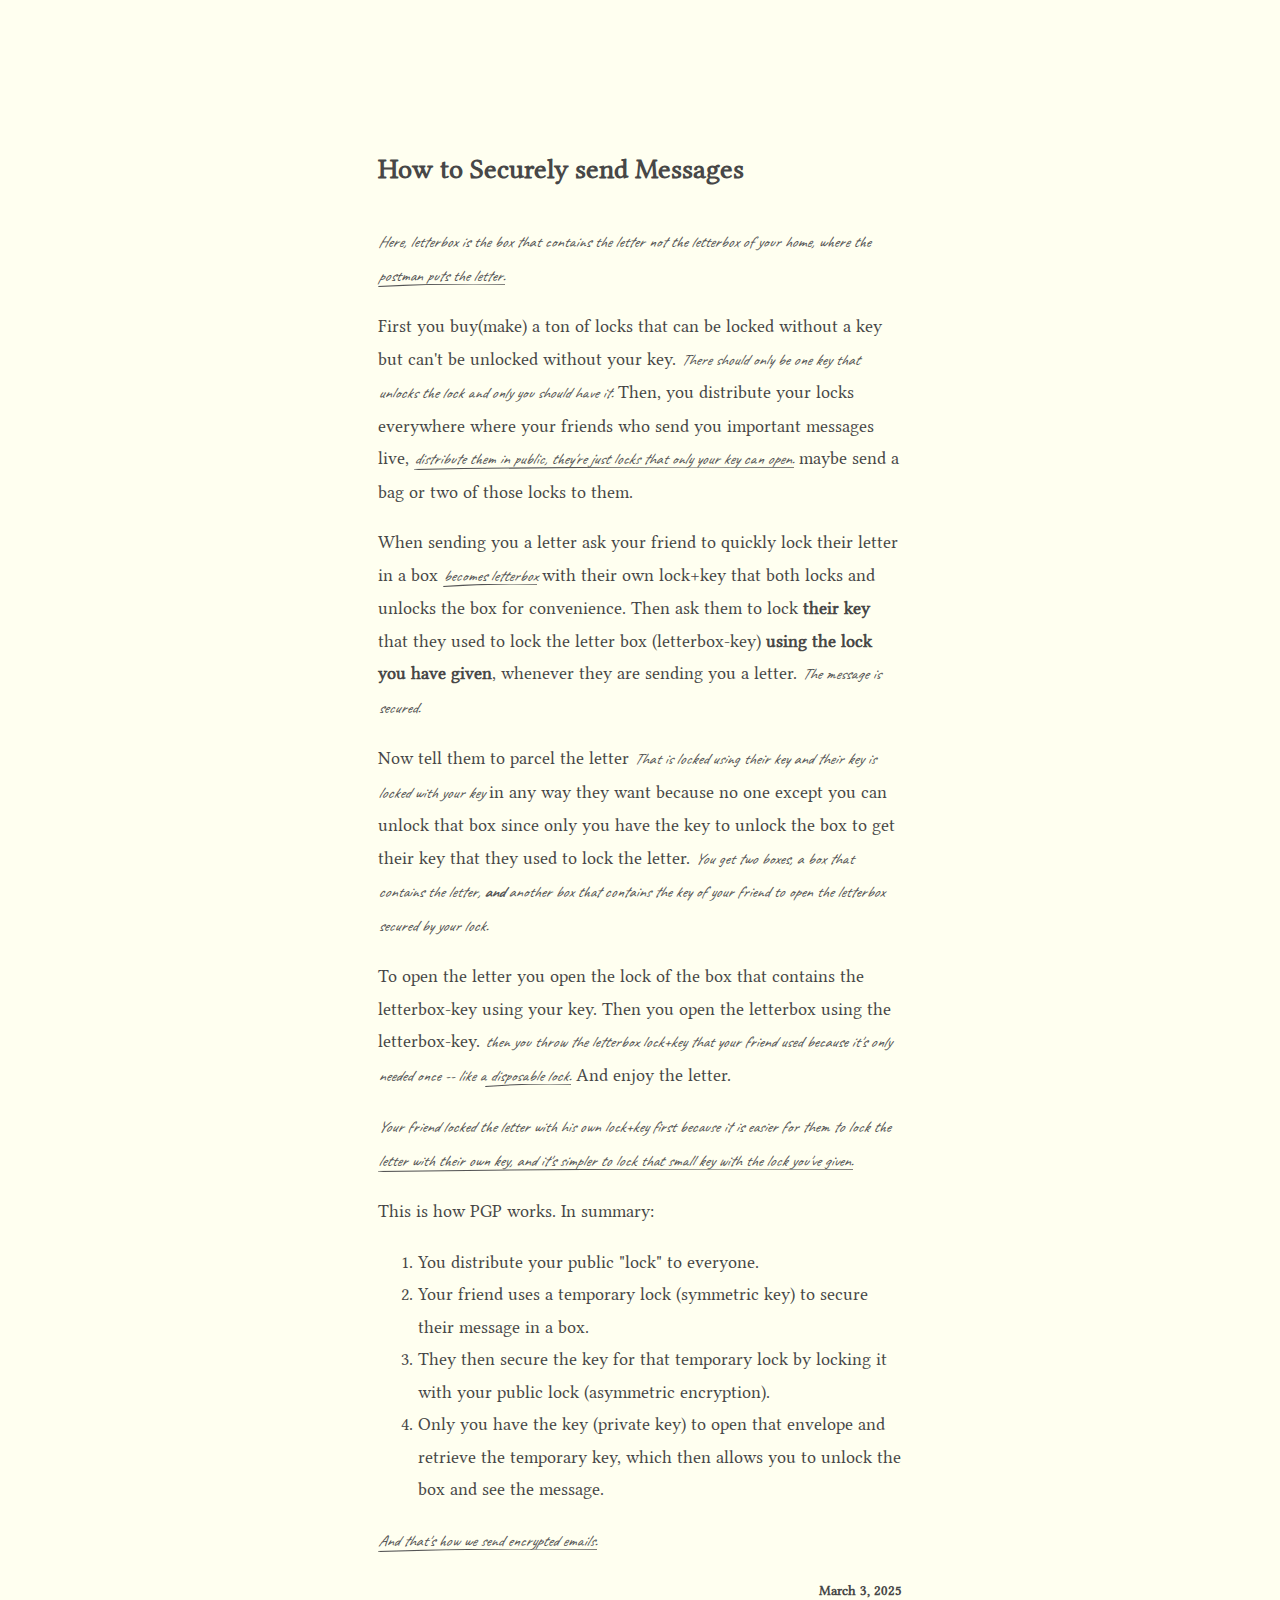
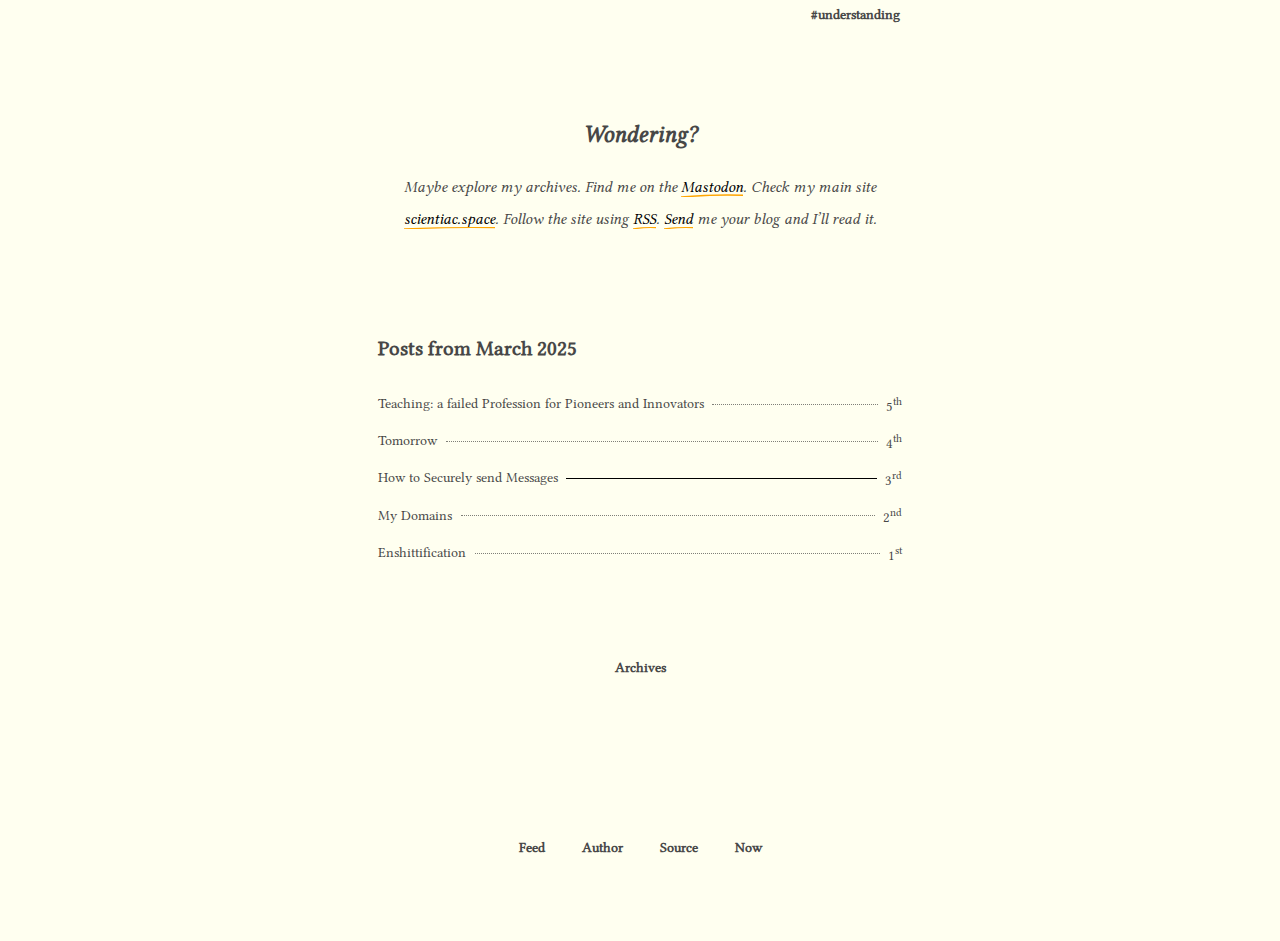
<file: how-to-securely-send-messaages/index.html>
<!DOCTYPE html>
<html lang="en" >
<head>
  <meta charset="utf-8">
    <title>carboxide</title>
    <link rel="stylesheet" href="/style.css">
    <script src="/script.js"></script>

    
      <link rel="alternate" type="application/rss+xml" title="RSS" href="https://flux.carboxi.de/rss.xml">
    

    <meta name="viewport" content="width=device-width, initial-scale=1">
    <link rel="icon" href="data:image/svg+xml,<svg xmlns=%22http://www.w3.org/2000/svg%22 viewBox=%220 0 80 85%22><text y=%22.9em%22 font-size=%2290%22 fill=%22%23a1a1a1%22>⌬</text></svg>">

    <!----------------  Mastodon  ------------------>
    <meta name="fediverse:creator" content="@scientiac@fosstodon.org">
    <!---------------- /Mastodon  ------------------>
</head>

<body>
    







<div>
    <div class="h-entry">

    <a class="u-url" style="display: none;" href="https:&#x2F;&#x2F;flux.carboxi.de&#x2F;how-to-securely-send-messaages&#x2F;">https:&#x2F;&#x2F;flux.carboxi.de&#x2F;how-to-securely-send-messaages&#x2F;</a>
    
  <div class="p-author h-card" style="display: none;">
    <a class="u-url" href="https:&#x2F;&#x2F;flux.carboxi.de" rel="me">
      <img class="u-photo" src="&#x2F;thumbnail.png" alt="(iac@scientiac.space) scientiac">
      <span class="p-name">(iac@scientiac.space) scientiac</span>
      <p class="p-note">I am a computer engineering student who loves FOSS and is learning about privacy, the internet, and languages. I sometimes write poems, stories, and occasionally some articles too. TL;DR: I write things, test things, make things, and break things.</p>
    </a>
  </div>


    <h1 class="p-name"><a href="https:&#x2F;&#x2F;flux.carboxi.de">How to Securely send Messages</a></h1>

        <div class="e-content">
            <p>[<em>Here, letterbox is the box that contains the letter not the letterbox of your home, where the
postman puts the letter.</em>]</p>
<p>First you buy(make) a ton of locks that can be locked without a key but can't
be unlocked without your key. [<em>There should only be one key that unlocks the lock
and only you should have it.</em>] Then, you distribute your locks everywhere where
your friends who send you important messages live, [<em>distribute them in public, they're just locks that
only your key can open.</em>] maybe send a bag or two of those locks to them.</p>
<p>When sending you a letter ask your friend to quickly lock their letter in a box [<em>becomes letterbox</em>] with
their own lock+key that both locks and unlocks the box for convenience.
Then ask them to lock <strong>their key</strong> that they used to lock the letter box (letterbox-key) <strong>using the
lock you have given</strong>, whenever they are sending you a letter.
[<em>The message is secured.</em>]</p>
<p>Now tell them to parcel the letter [<em>That is locked using their key
and their key is locked with your key</em>] in any way they
want because no one except you can unlock that box since only you have the key
to unlock the box to get their key that they used to lock the letter. [<em>You get two boxes,
a box that contains the letter, <strong>and</strong> another box that contains the key of your friend
to open the letterbox secured by your lock.</em>]</p>
<p>To open the letter you open the lock of the box that contains the letterbox-key using your key.
Then you open the letterbox using the letterbox-key. [<em>then you throw the letterbox lock+key that your
friend used because it's only needed once -- like a disposable lock.</em>] And enjoy the letter.</p>
<p>[<em>Your friend locked the letter with his own lock+key first because it is easier for them
to lock the letter with their own key, and it's simpler to lock that small key
with the lock you've given.</em>]</p>
<p>This is how PGP works. In summary:</p>
<ol>
<li>You distribute your public "lock" to everyone.</li>
<li>Your friend uses a temporary lock (symmetric key) to secure their message in a box.</li>
<li>They then secure the key for that temporary lock by locking it with your public lock
(asymmetric encryption).</li>
<li>Only you have the key (private key) to open that envelope and retrieve the temporary
key, which then allows you to unlock the box and see the message.</li>
</ol>
<p>[<em>And that's how we send encrypted emails.</em>]</p>

        </div>

        <div class="date">
          
              <time class="dt-published" datetime="2025-03-03T22:26:27Z">
                  March 3, 2025
              </time>
          
        </div>
            
        <div class="tag">
          
              
                  <p class="u-category">understanding</p>
              
          
        </div>
    </div>
</div>

<div class="spacing"><div>


  <section class="next">
      <h2>Wondering?</h2>
    <div><p>Maybe explore my archives. Find me on the <a href="https://fosstodon.org/@scientiac">Mastodon</a>. Check my main site <a href="https://scientiac.space/">scientiac.space</a>. Follow the site using <a href="https://flux.carboxi.de/rss.xml">RSS</a>. <a href="https://fosstodon.org/@scientiac">Send</a> me your blog and I’ll read it.</p></div>
  </section>


<div class="spacing"><div>

<section>
  
  
  
  
  

  <div>
    <h3>Posts from March 2025</h3>
    
      
        
        
        
        <article class="listing latest-month-post ">
          <a href="https://flux.carboxi.de/teaching-a-failed-profession-for-pioneers-and-innovators/">Teaching: a failed Profession for Pioneers and Innovators</a>
          <span class="separator"></span>
          <time datetime="2025-03-05">
            5<sup>th</sup>
          </time>
        </article>
      
    
      
        
        
        
        <article class="listing latest-month-post ">
          <a href="https://flux.carboxi.de/tomorrow/">Tomorrow</a>
          <span class="separator"></span>
          <time datetime="2025-03-04">
            4<sup>th</sup>
          </time>
        </article>
      
    
      
        
        
        
          
        
        <article class="listing latest-month-post current-post">
          <a href="https://flux.carboxi.de/how-to-securely-send-messaages/">How to Securely send Messages</a>
          <span class="separator"></span>
          <time datetime="2025-03-03">
            3<sup>rd</sup>
          </time>
        </article>
      
    
      
        
        
        
          
        
        <article class="listing latest-month-post ">
          <a href="https://flux.carboxi.de/my-domains/">My Domains</a>
          <span class="separator"></span>
          <time datetime="2025-03-02">
            2<sup>nd</sup>
          </time>
        </article>
      
    
      
        
        
        
          
        
        <article class="listing latest-month-post ">
          <a href="https://flux.carboxi.de/enshittification/">Enshittification</a>
          <span class="separator"></span>
          <time datetime="2025-03-01">
            1<sup>st</sup>
          </time>
        </article>
      
    
      
    
      
    
      
    
      
    
      
    
      
    
      
    
      
    
      
    
      
    
      
    
      
    
      
    
      
    
      
    
      
    
      
    
      
    
  </div>


  
  <details class="previous-months-accordion">
    <summary>Archives</summary>
    
    
    
    
      
      
      
      
      
    
      
      
      
      
      
    
      
      
      
      
      
    
      
      
      
      
      
    
      
      
      
      
      
    
      
      
      
      
      
        
        
          <div class="date-header">
            
              <span class="year-header">2025</span>
              
            
            
              <span class="month-header">February</span>
              
            
          </div>
        
        
        
        
        
        <article class="listing">
          <a href="https://flux.carboxi.de/jokes-circles-and-being-offended/">Jokes, Circles and Being Offended</a>
          <span class="separator"></span>
          <time datetime="2025-02-28">
            28<sup>th</sup>
          </time>
        </article>
      
    
      
      
      
      
      
        
        
        
        
        
        
        <article class="listing">
          <a href="https://flux.carboxi.de/happiness-is-in-the-process-not-the-result/">Happiness is in the Process not the Result</a>
          <span class="separator"></span>
          <time datetime="2025-02-27">
            27<sup>th</sup>
          </time>
        </article>
      
    
      
      
      
      
      
        
        
        
        
        
        
        <article class="listing">
          <a href="https://flux.carboxi.de/die-a-hero/">Die a Hero</a>
          <span class="separator"></span>
          <time datetime="2025-02-26">
            26<sup>th</sup>
          </time>
        </article>
      
    
      
      
      
      
      
        
        
        
        
        
        
        <article class="listing">
          <a href="https://flux.carboxi.de/pictures-lie/">Pictures Lie</a>
          <span class="separator"></span>
          <time datetime="2025-02-24">
            24<sup>th</sup>
          </time>
        </article>
      
    
      
      
      
      
      
        
        
        
        
        
        
          
        
        <article class="listing">
          <a href="https://flux.carboxi.de/why-i-dont-trust-some-of-my-teachers/">Why I don&#x27;t trust some of my Teachers</a>
          <span class="separator"></span>
          <time datetime="2025-02-23">
            23<sup>rd</sup>
          </time>
        </article>
      
    
      
      
      
      
      
        
        
        
        
        
        
          
        
        <article class="listing">
          <a href="https://flux.carboxi.de/exams-how-it-has-always-changed-me/">Exams: How it has always changed me</a>
          <span class="separator"></span>
          <time datetime="2025-02-22">
            22<sup>nd</sup>
          </time>
        </article>
      
    
      
      
      
      
      
        
        
        
        
        
        
          
        
        <article class="listing">
          <a href="https://flux.carboxi.de/stockholm-syndrome/">Stockholm Syndrome</a>
          <span class="separator"></span>
          <time datetime="2025-02-21">
            21<sup>st</sup>
          </time>
        </article>
      
    
      
      
      
      
      
        
        
        
        
        
        
        <article class="listing">
          <a href="https://flux.carboxi.de/minimalism-with-personality/">Minimalism with Personality</a>
          <span class="separator"></span>
          <time datetime="2025-02-20">
            20<sup>th</sup>
          </time>
        </article>
      
    
      
      
      
      
      
        
        
        
        
        
        
        <article class="listing">
          <a href="https://flux.carboxi.de/civilization/">Civilization</a>
          <span class="separator"></span>
          <time datetime="2025-02-18">
            18<sup>th</sup>
          </time>
        </article>
      
    
      
      
      
      
      
        
        
        
        
        
        
        <article class="listing">
          <a href="https://flux.carboxi.de/quiet/">Quiet</a>
          <span class="separator"></span>
          <time datetime="2025-02-16">
            16<sup>th</sup>
          </time>
        </article>
      
    
      
      
      
      
      
        
        
        
        
        
        
        <article class="listing">
          <a href="https://flux.carboxi.de/love-is-fear/">Love is Fear</a>
          <span class="separator"></span>
          <time datetime="2025-02-13">
            13<sup>th</sup>
          </time>
        </article>
      
    
      
      
      
      
      
        
        
        
        
        
        
        <article class="listing">
          <a href="https://flux.carboxi.de/expert/">Expert</a>
          <span class="separator"></span>
          <time datetime="2025-02-12">
            12<sup>th</sup>
          </time>
        </article>
      
    
      
      
      
      
      
        
        
        
        
        
        
        <article class="listing">
          <a href="https://flux.carboxi.de/ignorance/">Ignorance</a>
          <span class="separator"></span>
          <time datetime="2025-02-11">
            11<sup>th</sup>
          </time>
        </article>
      
    
      
      
      
      
      
        
        
        
        
        
        
        <article class="listing">
          <a href="https://flux.carboxi.de/exaggeration/">Exaggeration</a>
          <span class="separator"></span>
          <time datetime="2025-02-10">
            10<sup>th</sup>
          </time>
        </article>
      
    
      
      
      
      
      
        
        
        
        
        
        
        <article class="listing">
          <a href="https://flux.carboxi.de/what-you-want/">What you Want</a>
          <span class="separator"></span>
          <time datetime="2025-02-09">
            9<sup>th</sup>
          </time>
        </article>
      
    
      
      
      
      
      
        
        
        
        
        
        
        <article class="listing">
          <a href="https://flux.carboxi.de/life-of-hate/">Life of Hate</a>
          <span class="separator"></span>
          <time datetime="2025-02-08">
            8<sup>th</sup>
          </time>
        </article>
      
    
      
      
      
      
      
        
        
        
        
        
        
        <article class="listing">
          <a href="https://flux.carboxi.de/roses/">Roses</a>
          <span class="separator"></span>
          <time datetime="2025-02-07">
            7<sup>th</sup>
          </time>
        </article>
      
    
      
      
      
      
      
        
        
          <div class="date-header">
            
              <span class="year-header">2014</span>
              
            
            
              <span class="month-header">March</span>
              
            
          </div>
        
        
        
        
        
        <article class="listing">
          <a href="https://flux.carboxi.de/one/">Template</a>
          <span class="separator"></span>
          <time datetime="2014-03-14">
            14<sup>th</sup>
          </time>
        </article>
      
    
  </details>
</section>


</body>

<footer>
  
  <p>
  <a href="/rss.xml">Feed</a>
  <a href="https://scientiac.space" >Author</a>
  <a href="https://github.com/scientiac/blog.carboxi.de" target="_blank">Source</a>
  <a href="/now" >Now</a>
  </p>
  
</footer>
</html>
</file>
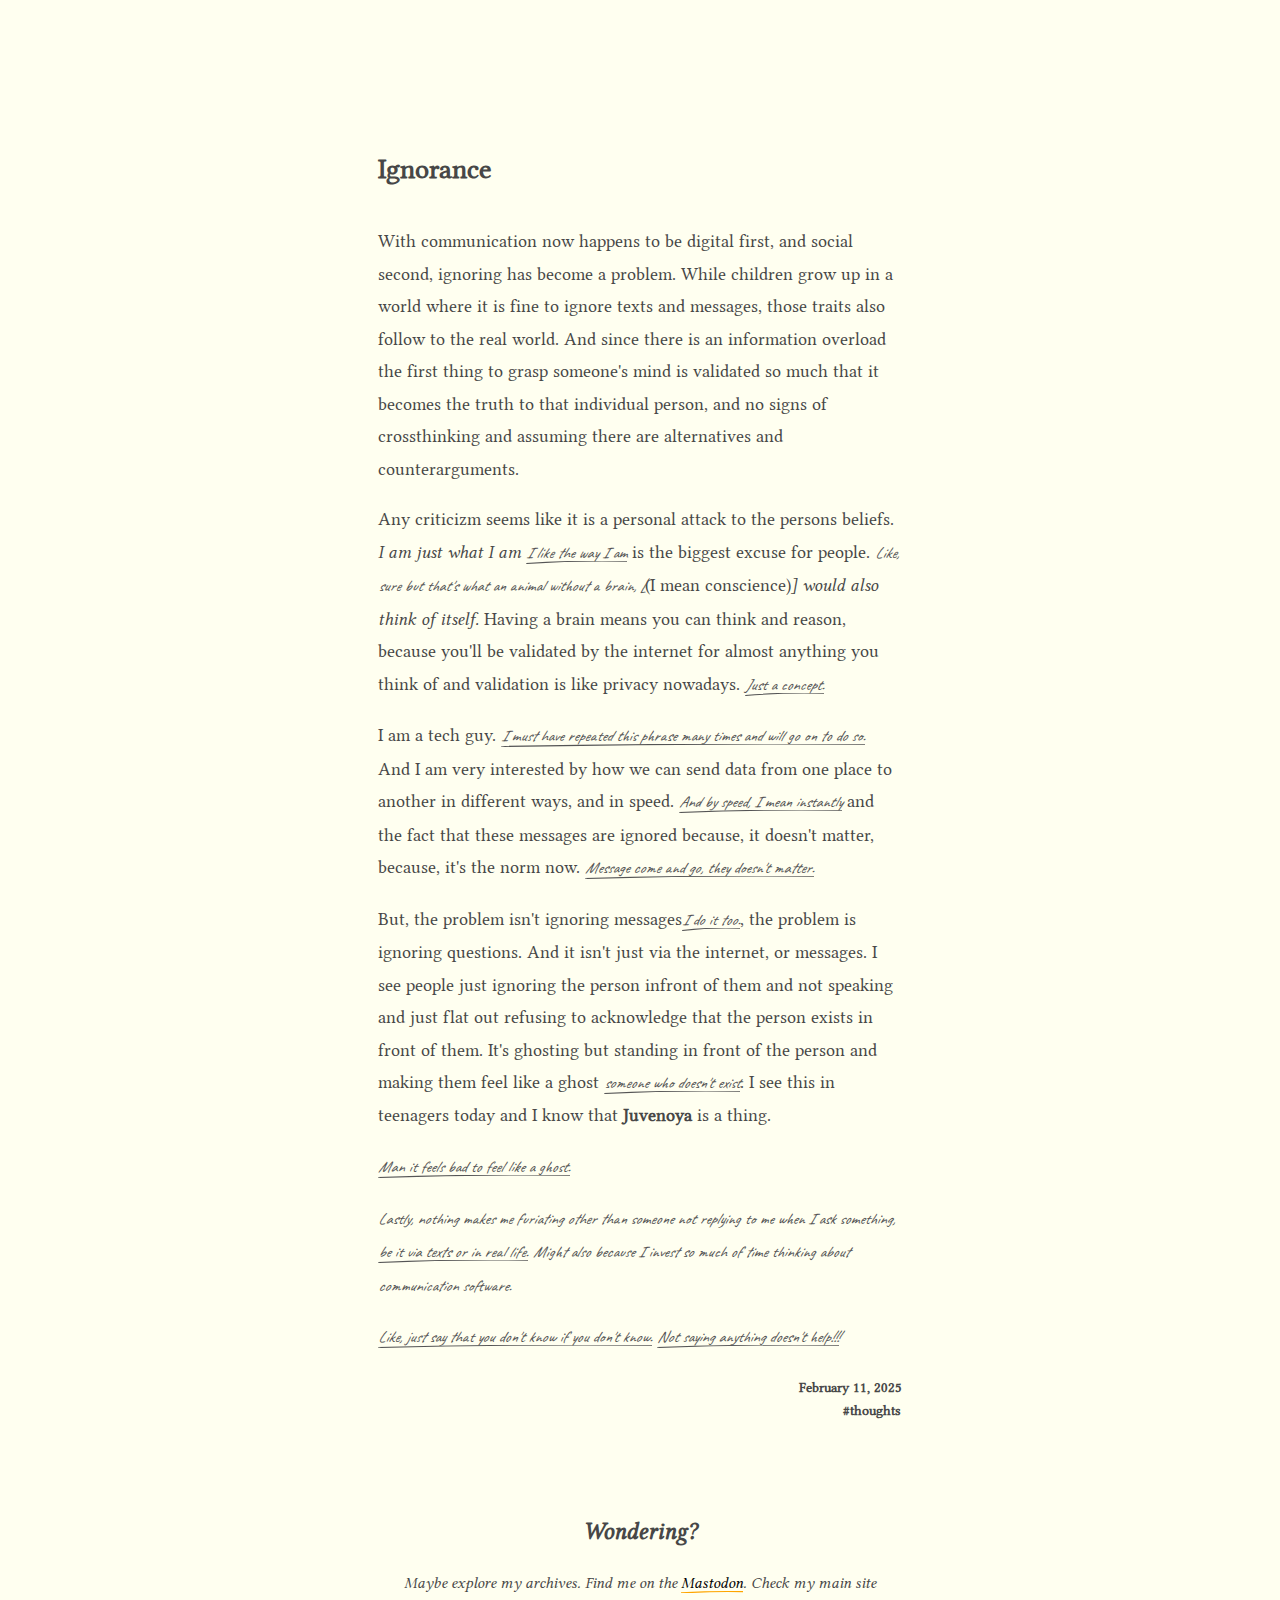
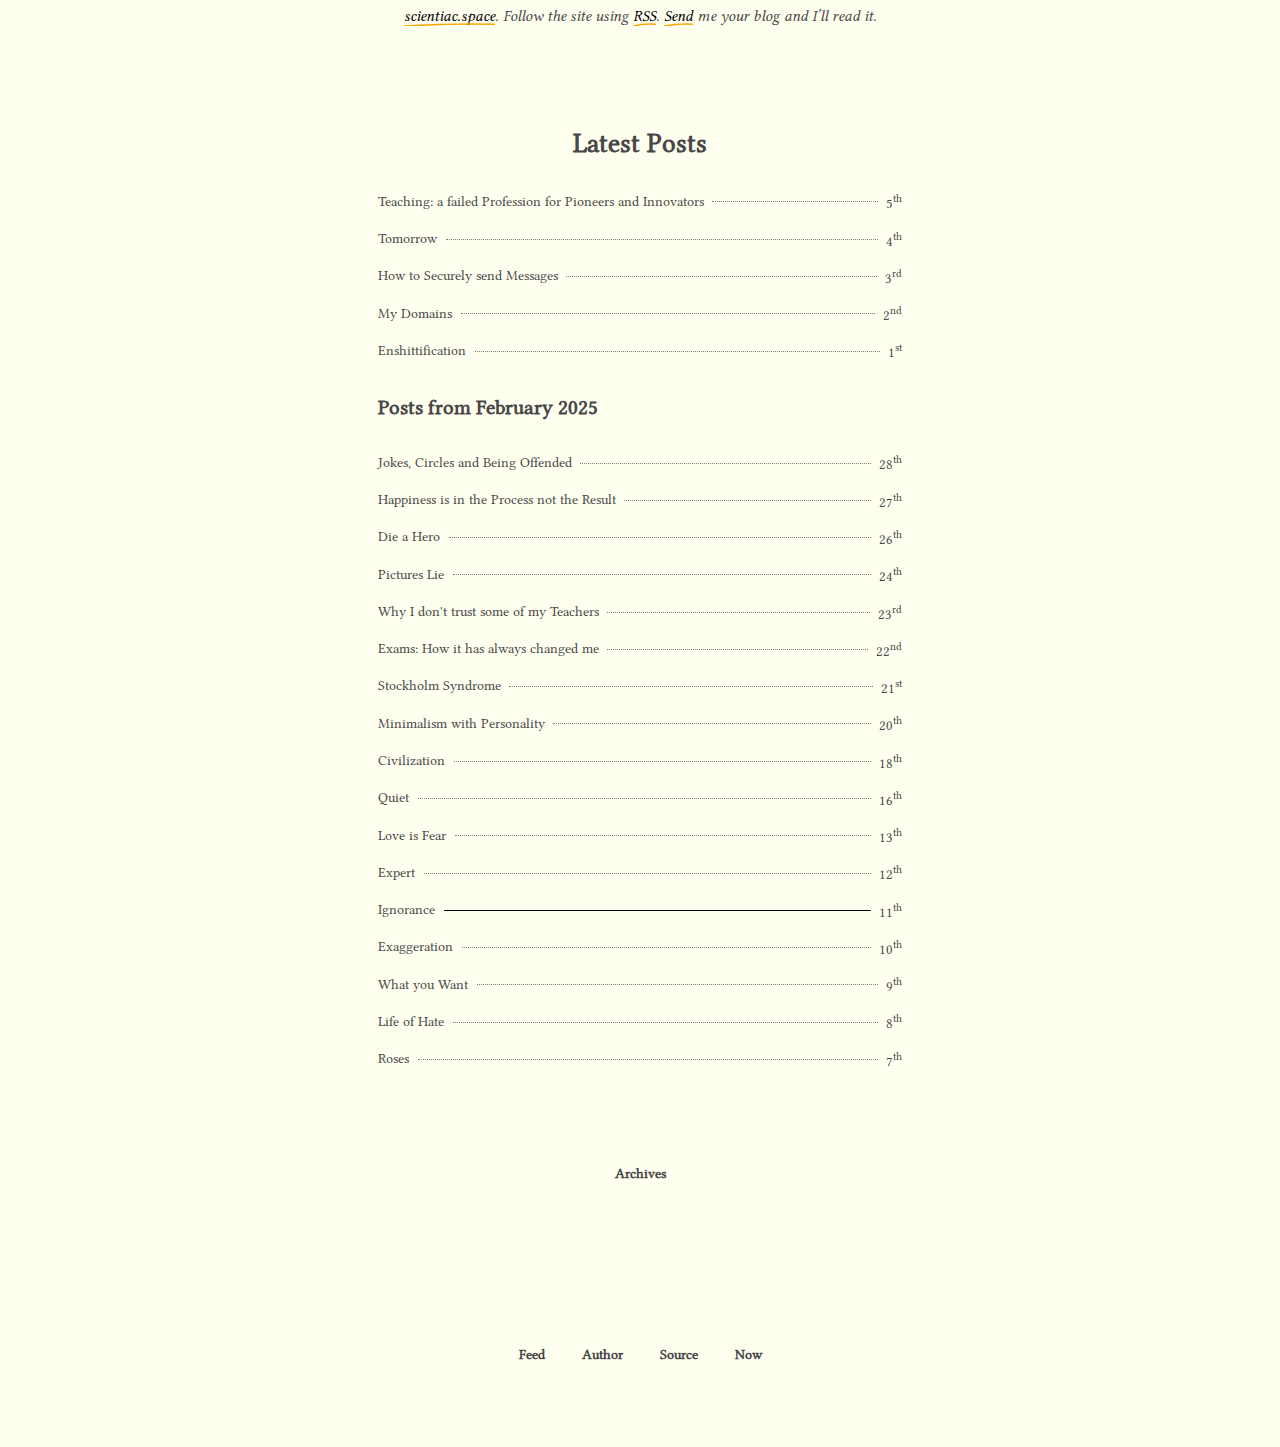
<file: ignorance/index.html>
<!DOCTYPE html>
<html lang="en" >
<head>
  <meta charset="utf-8">
    <title>carboxide</title>
    <link rel="stylesheet" href="/style.css">
    <script src="/script.js"></script>

    
      <link rel="alternate" type="application/rss+xml" title="RSS" href="https://flux.carboxi.de/rss.xml">
    

    <meta name="viewport" content="width=device-width, initial-scale=1">
    <link rel="icon" href="data:image/svg+xml,<svg xmlns=%22http://www.w3.org/2000/svg%22 viewBox=%220 0 80 85%22><text y=%22.9em%22 font-size=%2290%22 fill=%22%23a1a1a1%22>⌬</text></svg>">

    <!----------------  Mastodon  ------------------>
    <meta name="fediverse:creator" content="@scientiac@fosstodon.org">
    <!---------------- /Mastodon  ------------------>
</head>

<body>
    







<div>
    <div class="h-entry">

    <a class="u-url" style="display: none;" href="https:&#x2F;&#x2F;flux.carboxi.de&#x2F;ignorance&#x2F;">https:&#x2F;&#x2F;flux.carboxi.de&#x2F;ignorance&#x2F;</a>
    
  <div class="p-author h-card" style="display: none;">
    <a class="u-url" href="https:&#x2F;&#x2F;flux.carboxi.de" rel="me">
      <img class="u-photo" src="&#x2F;thumbnail.png" alt="(iac@scientiac.space) scientiac">
      <span class="p-name">(iac@scientiac.space) scientiac</span>
      <p class="p-note">I am a computer engineering student who loves FOSS and is learning about privacy, the internet, and languages. I sometimes write poems, stories, and occasionally some articles too. TL;DR: I write things, test things, make things, and break things.</p>
    </a>
  </div>


    <h1 class="p-name"><a href="https:&#x2F;&#x2F;flux.carboxi.de">Ignorance</a></h1>

        <div class="e-content">
            <p>With communication now happens to be digital first, and social second, ignoring
has become a problem. While children grow up in a world where it is fine to ignore
texts and messages, those traits also follow to the real world. And since there is
an information overload the first thing to grasp someone's mind is validated so much
that it becomes the truth to that individual person, and no signs of crossthinking
and assuming there are alternatives and counterarguments.</p>
<p>Any criticizm seems like it is a personal attack to the persons beliefs. <em>I am just
what I am</em> [<em>I like the way I am</em>] is the biggest excuse for people. [<em>Like, sure but that's what an animal
without a brain, [</em>(I mean conscience)<em>] would also think of itself.</em>] Having a brain
means you can think and reason, because you'll be validated by the internet for almost
anything you think of and validation is like privacy nowadays. [<em>Just a concept.</em>]</p>
<p>I am a tech guy. [<em>I must have repeated this phrase many times and will go on to do so.</em>]
And I am very interested by how we can send data from one place to another in
different ways, and in speed. [<em>And by speed, I mean instantly</em>] and the fact that
these messages are ignored because, it doesn't matter, because, it's the norm now.
[<em>Message come and go, they doesn't matter.</em>]</p>
<p>But, the problem isn't ignoring messages[<em>I do it too.</em>],
the problem is ignoring questions. And it isn't just via the internet,
or messages. I see people just ignoring the person infront of them and not speaking and
just flat out refusing to acknowledge that the person exists in front of them. It's
ghosting but standing in front of the person and making them feel like a ghost [<em>someone
who doesn't exist</em>]. I see this in teenagers today and I know that <strong>Juvenoya</strong> is a thing.</p>
<p>[<em>Man it feels bad to feel like a ghost.</em>]</p>
<p>[<em>Lastly, nothing makes me furiating other than someone not replying to me when I ask something,
be it via texts or in real life.</em>] [<em>Might also because I invest so much of time thinking
about communication software.</em>]</p>
<p>[<em>Like, just say that you don't know if you don't know.</em>] [<em>Not saying anything doesn't help!!!</em>]</p>

        </div>

        <div class="date">
          
              <time class="dt-published" datetime="2025-02-11T10:48:44Z">
                  February 11, 2025
              </time>
          
        </div>
            
        <div class="tag">
          
              
                  <p class="u-category">thoughts</p>
              
          
        </div>
    </div>
</div>

<div class="spacing"><div>


  <section class="next">
      <h2>Wondering?</h2>
    <div><p>Maybe explore my archives. Find me on the <a href="https://fosstodon.org/@scientiac">Mastodon</a>. Check my main site <a href="https://scientiac.space/">scientiac.space</a>. Follow the site using <a href="https://flux.carboxi.de/rss.xml">RSS</a>. <a href="https://fosstodon.org/@scientiac">Send</a> me your blog and I’ll read it.</p></div>
  </section>


<div class="spacing"><div>

<section>
  
  
  
  
  
  <div>
    <h2 class="latest-month-header">Latest Posts</h2>
    
      
        
        
        
        <article class="listing latest-month-post">
          <a href="https://flux.carboxi.de/teaching-a-failed-profession-for-pioneers-and-innovators/">Teaching: a failed Profession for Pioneers and Innovators</a>
          <span class="separator"></span>
          <time datetime="2025-03-05">
            5<sup>th</sup>
          </time>
        </article>
      
    
      
        
        
        
        <article class="listing latest-month-post">
          <a href="https://flux.carboxi.de/tomorrow/">Tomorrow</a>
          <span class="separator"></span>
          <time datetime="2025-03-04">
            4<sup>th</sup>
          </time>
        </article>
      
    
      
        
        
        
          
        
        <article class="listing latest-month-post">
          <a href="https://flux.carboxi.de/how-to-securely-send-messaages/">How to Securely send Messages</a>
          <span class="separator"></span>
          <time datetime="2025-03-03">
            3<sup>rd</sup>
          </time>
        </article>
      
    
      
        
        
        
          
        
        <article class="listing latest-month-post">
          <a href="https://flux.carboxi.de/my-domains/">My Domains</a>
          <span class="separator"></span>
          <time datetime="2025-03-02">
            2<sup>nd</sup>
          </time>
        </article>
      
    
      
        
        
        
          
        
        <article class="listing latest-month-post">
          <a href="https://flux.carboxi.de/enshittification/">Enshittification</a>
          <span class="separator"></span>
          <time datetime="2025-03-01">
            1<sup>st</sup>
          </time>
        </article>
      
    
      
    
      
    
      
    
      
    
      
    
      
    
      
    
      
    
      
    
      
    
      
    
      
    
      
    
      
    
      
    
      
    
      
    
      
    
  </div>
  

  <div>
    <h3>Posts from February 2025</h3>
    
      
    
      
    
      
    
      
    
      
    
      
        
        
        
        <article class="listing latest-month-post ">
          <a href="https://flux.carboxi.de/jokes-circles-and-being-offended/">Jokes, Circles and Being Offended</a>
          <span class="separator"></span>
          <time datetime="2025-02-28">
            28<sup>th</sup>
          </time>
        </article>
      
    
      
        
        
        
        <article class="listing latest-month-post ">
          <a href="https://flux.carboxi.de/happiness-is-in-the-process-not-the-result/">Happiness is in the Process not the Result</a>
          <span class="separator"></span>
          <time datetime="2025-02-27">
            27<sup>th</sup>
          </time>
        </article>
      
    
      
        
        
        
        <article class="listing latest-month-post ">
          <a href="https://flux.carboxi.de/die-a-hero/">Die a Hero</a>
          <span class="separator"></span>
          <time datetime="2025-02-26">
            26<sup>th</sup>
          </time>
        </article>
      
    
      
        
        
        
        <article class="listing latest-month-post ">
          <a href="https://flux.carboxi.de/pictures-lie/">Pictures Lie</a>
          <span class="separator"></span>
          <time datetime="2025-02-24">
            24<sup>th</sup>
          </time>
        </article>
      
    
      
        
        
        
          
        
        <article class="listing latest-month-post ">
          <a href="https://flux.carboxi.de/why-i-dont-trust-some-of-my-teachers/">Why I don&#x27;t trust some of my Teachers</a>
          <span class="separator"></span>
          <time datetime="2025-02-23">
            23<sup>rd</sup>
          </time>
        </article>
      
    
      
        
        
        
          
        
        <article class="listing latest-month-post ">
          <a href="https://flux.carboxi.de/exams-how-it-has-always-changed-me/">Exams: How it has always changed me</a>
          <span class="separator"></span>
          <time datetime="2025-02-22">
            22<sup>nd</sup>
          </time>
        </article>
      
    
      
        
        
        
          
        
        <article class="listing latest-month-post ">
          <a href="https://flux.carboxi.de/stockholm-syndrome/">Stockholm Syndrome</a>
          <span class="separator"></span>
          <time datetime="2025-02-21">
            21<sup>st</sup>
          </time>
        </article>
      
    
      
        
        
        
        <article class="listing latest-month-post ">
          <a href="https://flux.carboxi.de/minimalism-with-personality/">Minimalism with Personality</a>
          <span class="separator"></span>
          <time datetime="2025-02-20">
            20<sup>th</sup>
          </time>
        </article>
      
    
      
        
        
        
        <article class="listing latest-month-post ">
          <a href="https://flux.carboxi.de/civilization/">Civilization</a>
          <span class="separator"></span>
          <time datetime="2025-02-18">
            18<sup>th</sup>
          </time>
        </article>
      
    
      
        
        
        
        <article class="listing latest-month-post ">
          <a href="https://flux.carboxi.de/quiet/">Quiet</a>
          <span class="separator"></span>
          <time datetime="2025-02-16">
            16<sup>th</sup>
          </time>
        </article>
      
    
      
        
        
        
        <article class="listing latest-month-post ">
          <a href="https://flux.carboxi.de/love-is-fear/">Love is Fear</a>
          <span class="separator"></span>
          <time datetime="2025-02-13">
            13<sup>th</sup>
          </time>
        </article>
      
    
      
        
        
        
        <article class="listing latest-month-post ">
          <a href="https://flux.carboxi.de/expert/">Expert</a>
          <span class="separator"></span>
          <time datetime="2025-02-12">
            12<sup>th</sup>
          </time>
        </article>
      
    
      
        
        
        
        <article class="listing latest-month-post current-post">
          <a href="https://flux.carboxi.de/ignorance/">Ignorance</a>
          <span class="separator"></span>
          <time datetime="2025-02-11">
            11<sup>th</sup>
          </time>
        </article>
      
    
      
        
        
        
        <article class="listing latest-month-post ">
          <a href="https://flux.carboxi.de/exaggeration/">Exaggeration</a>
          <span class="separator"></span>
          <time datetime="2025-02-10">
            10<sup>th</sup>
          </time>
        </article>
      
    
      
        
        
        
        <article class="listing latest-month-post ">
          <a href="https://flux.carboxi.de/what-you-want/">What you Want</a>
          <span class="separator"></span>
          <time datetime="2025-02-09">
            9<sup>th</sup>
          </time>
        </article>
      
    
      
        
        
        
        <article class="listing latest-month-post ">
          <a href="https://flux.carboxi.de/life-of-hate/">Life of Hate</a>
          <span class="separator"></span>
          <time datetime="2025-02-08">
            8<sup>th</sup>
          </time>
        </article>
      
    
      
        
        
        
        <article class="listing latest-month-post ">
          <a href="https://flux.carboxi.de/roses/">Roses</a>
          <span class="separator"></span>
          <time datetime="2025-02-07">
            7<sup>th</sup>
          </time>
        </article>
      
    
      
    
  </div>


  
  <details class="previous-months-accordion">
    <summary>Archives</summary>
    
    
    
    
      
      
      
      
      
        
        
          <div class="date-header">
            
              <span class="year-header">2025</span>
              
            
            
              <span class="month-header">March</span>
              
            
          </div>
        
        
        
        
        
        <article class="listing">
          <a href="https://flux.carboxi.de/teaching-a-failed-profession-for-pioneers-and-innovators/">Teaching: a failed Profession for Pioneers and Innovators</a>
          <span class="separator"></span>
          <time datetime="2025-03-05">
            5<sup>th</sup>
          </time>
        </article>
      
    
      
      
      
      
      
        
        
        
        
        
        
        <article class="listing">
          <a href="https://flux.carboxi.de/tomorrow/">Tomorrow</a>
          <span class="separator"></span>
          <time datetime="2025-03-04">
            4<sup>th</sup>
          </time>
        </article>
      
    
      
      
      
      
      
        
        
        
        
        
        
          
        
        <article class="listing">
          <a href="https://flux.carboxi.de/how-to-securely-send-messaages/">How to Securely send Messages</a>
          <span class="separator"></span>
          <time datetime="2025-03-03">
            3<sup>rd</sup>
          </time>
        </article>
      
    
      
      
      
      
      
        
        
        
        
        
        
          
        
        <article class="listing">
          <a href="https://flux.carboxi.de/my-domains/">My Domains</a>
          <span class="separator"></span>
          <time datetime="2025-03-02">
            2<sup>nd</sup>
          </time>
        </article>
      
    
      
      
      
      
      
        
        
        
        
        
        
          
        
        <article class="listing">
          <a href="https://flux.carboxi.de/enshittification/">Enshittification</a>
          <span class="separator"></span>
          <time datetime="2025-03-01">
            1<sup>st</sup>
          </time>
        </article>
      
    
      
      
      
      
      
    
      
      
      
      
      
    
      
      
      
      
      
    
      
      
      
      
      
    
      
      
      
      
      
    
      
      
      
      
      
    
      
      
      
      
      
    
      
      
      
      
      
    
      
      
      
      
      
    
      
      
      
      
      
    
      
      
      
      
      
    
      
      
      
      
      
    
      
      
      
      
      
    
      
      
      
      
      
    
      
      
      
      
      
    
      
      
      
      
      
    
      
      
      
      
      
    
      
      
      
      
      
        
        
          <div class="date-header">
            
              <span class="year-header">2014</span>
              
            
            
          </div>
        
        
        
        
        
        <article class="listing">
          <a href="https://flux.carboxi.de/one/">Template</a>
          <span class="separator"></span>
          <time datetime="2014-03-14">
            14<sup>th</sup>
          </time>
        </article>
      
    
  </details>
</section>


</body>

<footer>
  
  <p>
  <a href="/rss.xml">Feed</a>
  <a href="https://scientiac.space" >Author</a>
  <a href="https://github.com/scientiac/blog.carboxi.de" target="_blank">Source</a>
  <a href="/now" >Now</a>
  </p>
  
</footer>
</html>
</file>
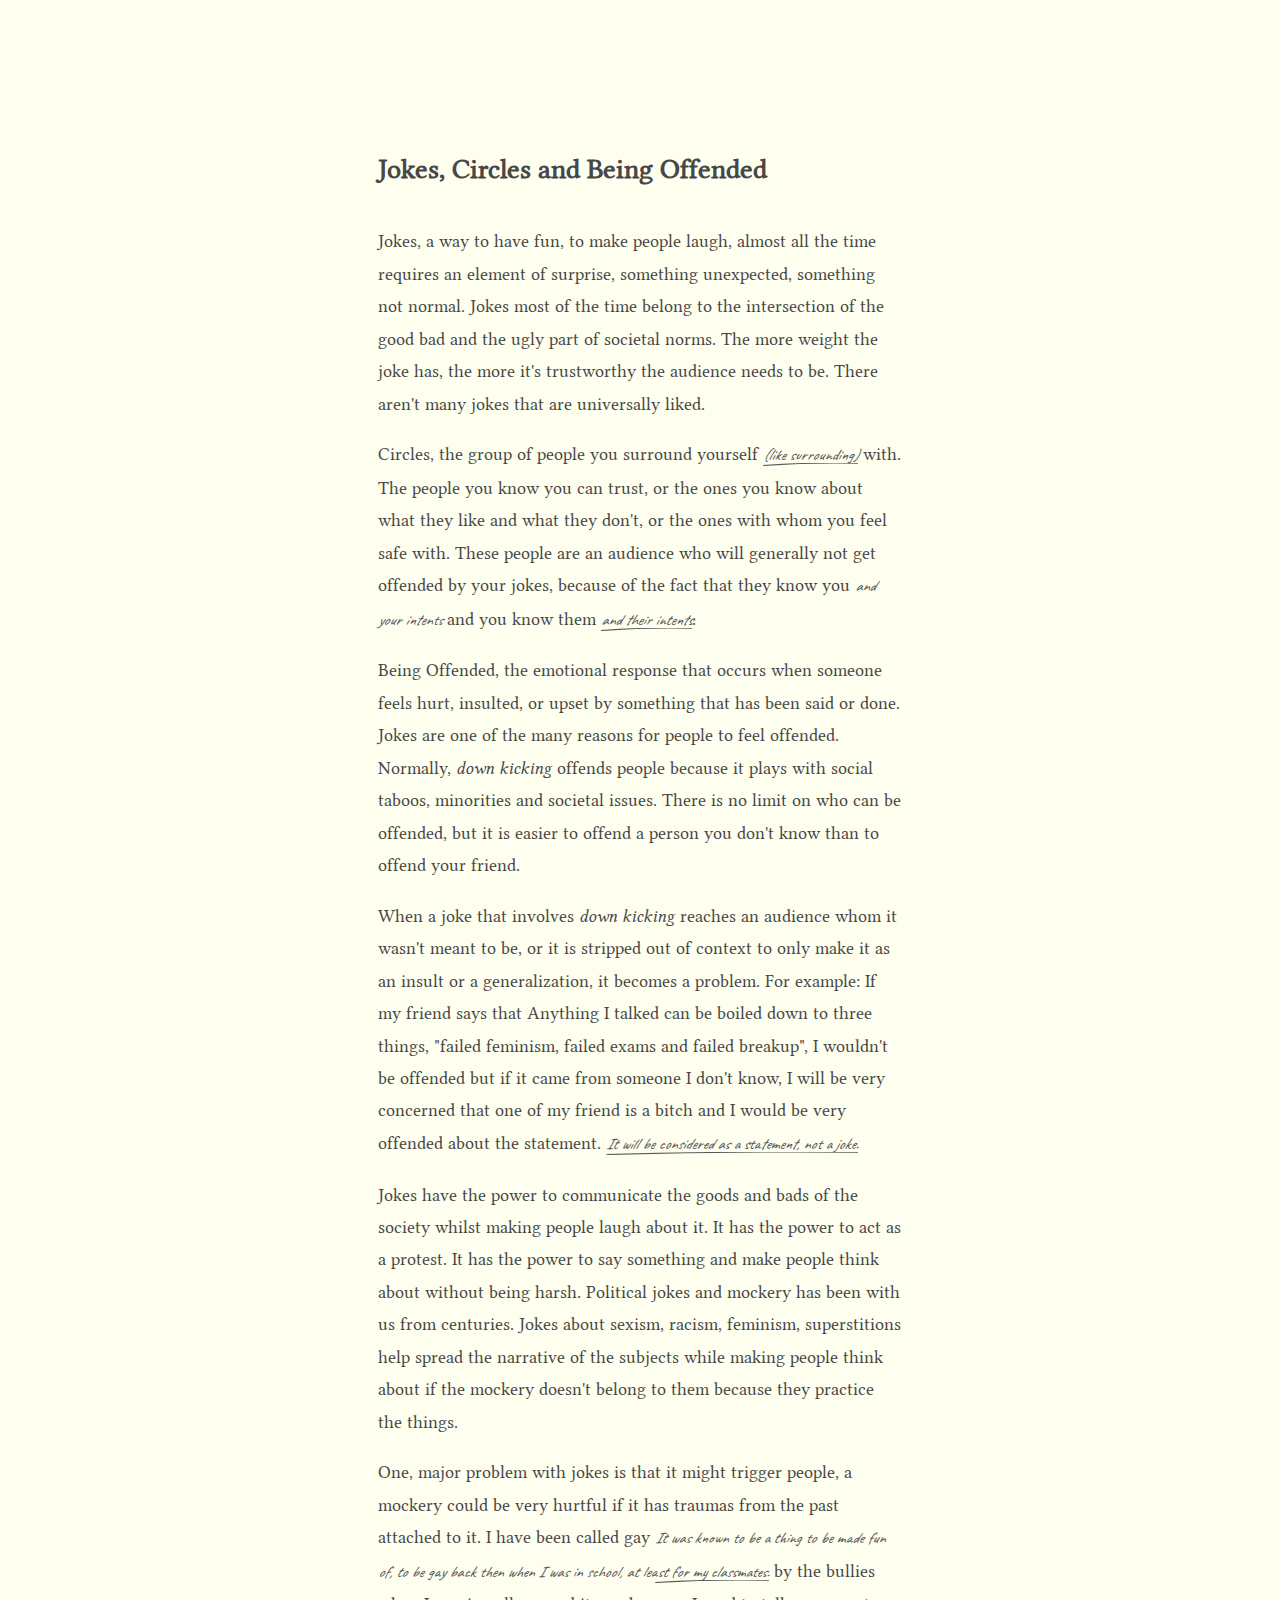
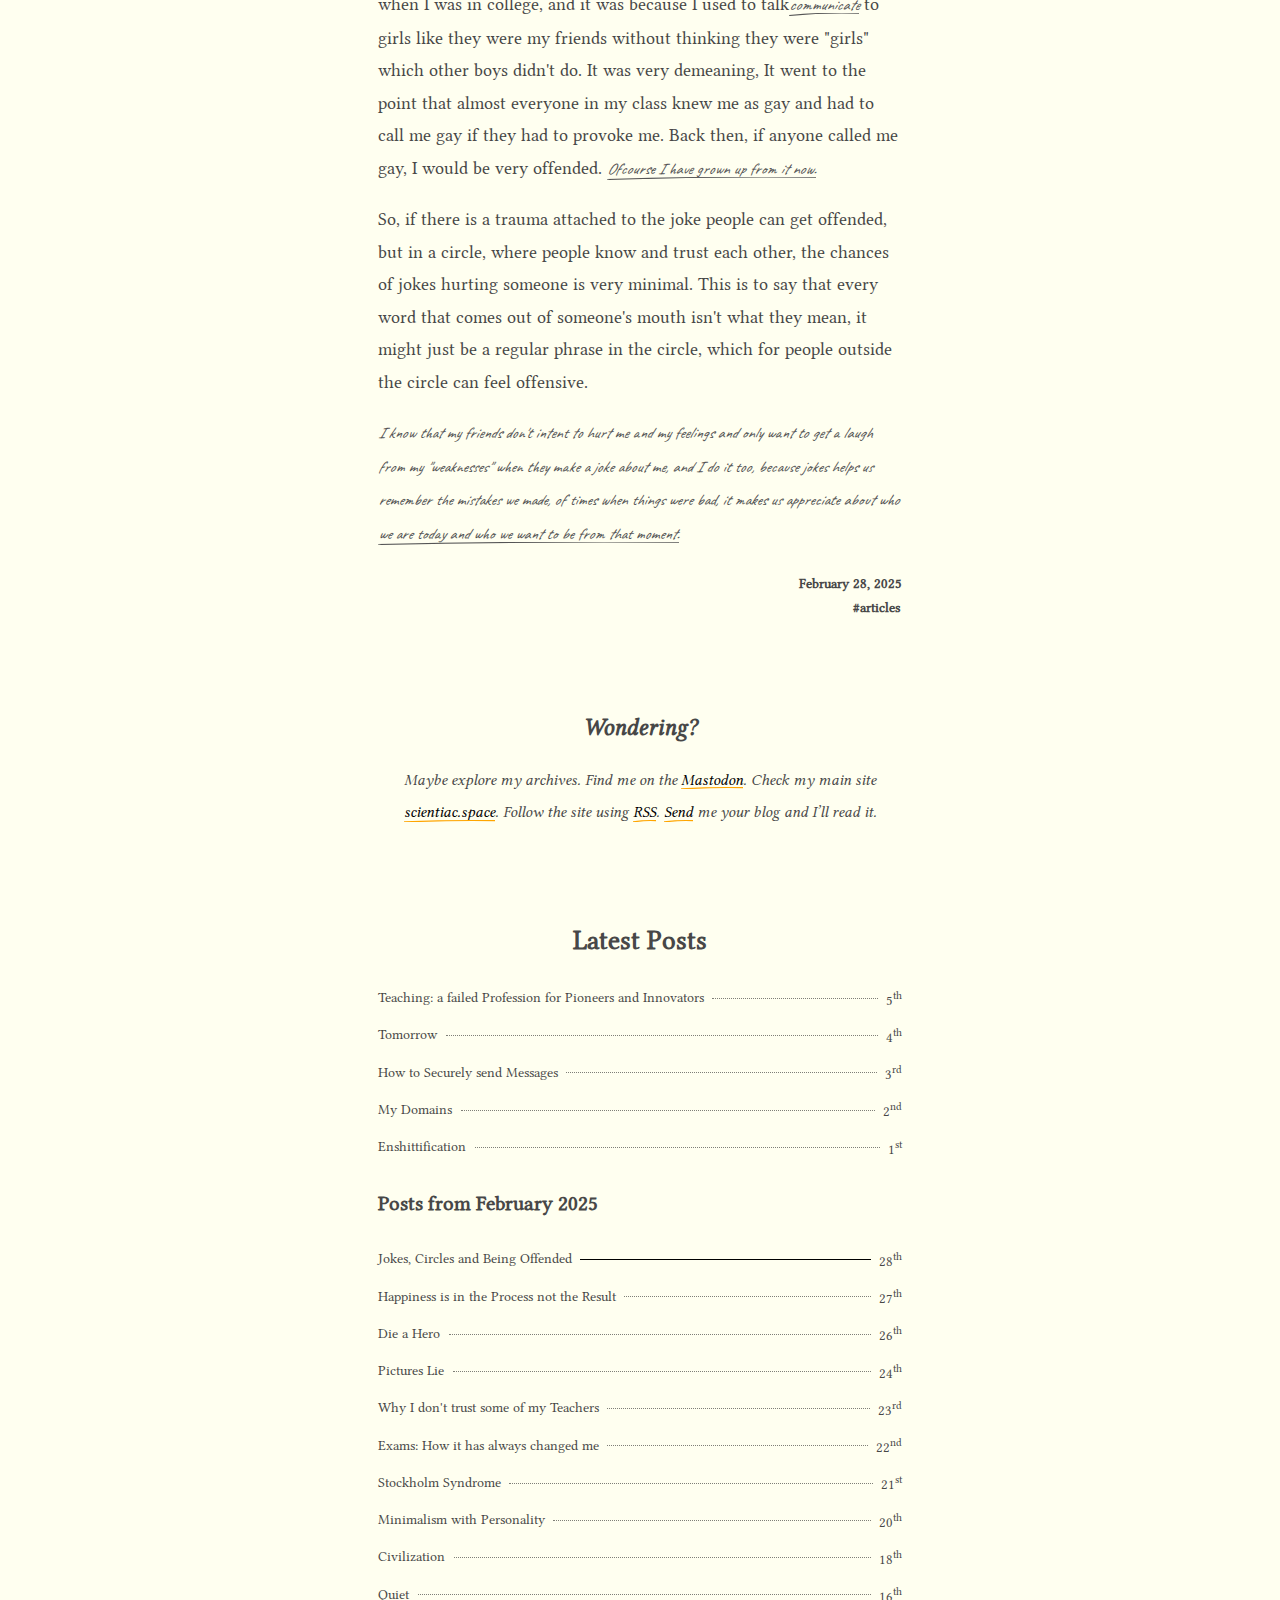
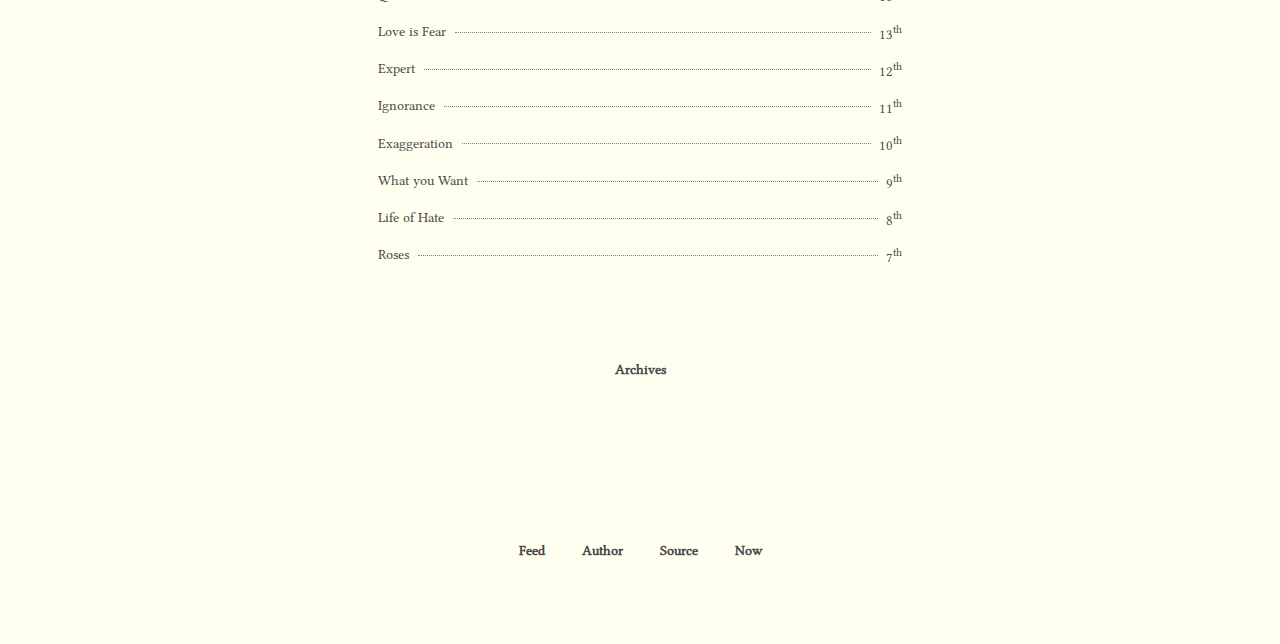
<file: jokes-circles-and-being-offended/index.html>
<!DOCTYPE html>
<html lang="en" >
<head>
  <meta charset="utf-8">
    <title>carboxide</title>
    <link rel="stylesheet" href="/style.css">
    <script src="/script.js"></script>

    
      <link rel="alternate" type="application/rss+xml" title="RSS" href="https://flux.carboxi.de/rss.xml">
    

    <meta name="viewport" content="width=device-width, initial-scale=1">
    <link rel="icon" href="data:image/svg+xml,<svg xmlns=%22http://www.w3.org/2000/svg%22 viewBox=%220 0 80 85%22><text y=%22.9em%22 font-size=%2290%22 fill=%22%23a1a1a1%22>⌬</text></svg>">

    <!----------------  Mastodon  ------------------>
    <meta name="fediverse:creator" content="@scientiac@fosstodon.org">
    <!---------------- /Mastodon  ------------------>
</head>

<body>
    







<div>
    <div class="h-entry">

    <a class="u-url" style="display: none;" href="https:&#x2F;&#x2F;flux.carboxi.de&#x2F;jokes-circles-and-being-offended&#x2F;">https:&#x2F;&#x2F;flux.carboxi.de&#x2F;jokes-circles-and-being-offended&#x2F;</a>
    
  <div class="p-author h-card" style="display: none;">
    <a class="u-url" href="https:&#x2F;&#x2F;flux.carboxi.de" rel="me">
      <img class="u-photo" src="&#x2F;thumbnail.png" alt="(iac@scientiac.space) scientiac">
      <span class="p-name">(iac@scientiac.space) scientiac</span>
      <p class="p-note">I am a computer engineering student who loves FOSS and is learning about privacy, the internet, and languages. I sometimes write poems, stories, and occasionally some articles too. TL;DR: I write things, test things, make things, and break things.</p>
    </a>
  </div>


    <h1 class="p-name"><a href="https:&#x2F;&#x2F;flux.carboxi.de">Jokes, Circles and Being Offended</a></h1>

        <div class="e-content">
            <p>Jokes, a way to have fun, to make people laugh, almost all the time requires
an element of surprise, something unexpected, something not normal. Jokes
most of the time belong to the intersection of the good bad and the ugly part
of societal norms. The more weight the joke has, the more it's trustworthy
the audience needs to be. There aren't many jokes that are universally liked.</p>
<p>Circles, the group of people you surround yourself [<em>(like surrounding)</em>] with. The people
you know you can trust, or the ones you know about what they like and what they
don't, or the ones with whom you feel safe with. These people are an audience who will generally not
get offended by your jokes, because of the fact that they know you [<em>and your intents</em>] and
you know them [<em>and their intents</em>].</p>
<p>Being Offended, the emotional response that occurs when someone feels hurt, insulted, or
upset by something that has been said or done. Jokes are one of the many reasons for people
to feel offended. Normally, <em>down kicking</em> offends people because it plays with social taboos,
minorities and societal issues. There is no limit on who can be offended, but it is easier
to offend a person you don't know than to offend your friend.</p>
<p>When a joke that involves <em>down kicking</em> reaches an audience whom it wasn't meant to be,
or it is stripped out of context to only make it as an insult or a generalization, it
becomes a problem. For example: If my friend says that Anything I talked can be boiled
down to three things, "failed feminism, failed exams and failed breakup", I wouldn't be
offended but if it came from someone I don't know, I will be very concerned that one of
my friend is a bitch and I would be very offended about the statement. [<em>It will be considered
as a statement, not a joke.</em>]</p>
<p>Jokes have the power to communicate the goods and bads of the society whilst making
people laugh about it. It has the power to act as a protest. It has the
power to say something and make people think about without being harsh. Political jokes
and mockery has been with us from centuries. Jokes about sexism, racism, feminism, superstitions
help spread the narrative of the subjects while making people think about if the mockery
doesn't belong to them because they practice the things.</p>
<p>One, major problem with jokes is that it might trigger people, a mockery could be very
hurtful if it has traumas from the past attached to it. I have been called gay [<em>It was
known to be a thing to be made fun of, to be gay back then when I was in school, at least for my
classmates.</em>] by the bullies when I was in college, and it was because I used to talk[<em>communicate</em>] to girls
like they were my friends without thinking they were "girls" which other boys didn't do.
It was very demeaning, It went to the point that almost everyone in my class knew me as gay
and had to call me gay if they had to provoke me. Back then, if anyone called me gay, I would
be very offended. [<em>Ofcourse I have grown up from it now.</em>]</p>
<p>So, if there is a trauma attached to the joke people can get offended, but in a circle,
where people know and trust each other, the chances of jokes hurting someone is very minimal.
This is to say that every word that comes out of someone's mouth isn't what they mean, it
might just be a regular phrase in the circle, which for people outside the circle can feel
offensive.</p>
<p>[<em>I know that my friends don't intent to hurt me and my feelings and only want to get a laugh
from my "weaknesses" when they make a joke about me, and I do it too, because jokes helps us
remember the mistakes we made, of times when things were bad, it makes us appreciate about who
we are today and who we want to be from that moment.</em>]</p>

        </div>

        <div class="date">
          
              <time class="dt-published" datetime="2025-02-28T10:18:41Z">
                  February 28, 2025
              </time>
          
        </div>
            
        <div class="tag">
          
              
                  <p class="u-category">articles</p>
              
          
        </div>
    </div>
</div>

<div class="spacing"><div>


  <section class="next">
      <h2>Wondering?</h2>
    <div><p>Maybe explore my archives. Find me on the <a href="https://fosstodon.org/@scientiac">Mastodon</a>. Check my main site <a href="https://scientiac.space/">scientiac.space</a>. Follow the site using <a href="https://flux.carboxi.de/rss.xml">RSS</a>. <a href="https://fosstodon.org/@scientiac">Send</a> me your blog and I’ll read it.</p></div>
  </section>


<div class="spacing"><div>

<section>
  
  
  
  
  
  <div>
    <h2 class="latest-month-header">Latest Posts</h2>
    
      
        
        
        
        <article class="listing latest-month-post">
          <a href="https://flux.carboxi.de/teaching-a-failed-profession-for-pioneers-and-innovators/">Teaching: a failed Profession for Pioneers and Innovators</a>
          <span class="separator"></span>
          <time datetime="2025-03-05">
            5<sup>th</sup>
          </time>
        </article>
      
    
      
        
        
        
        <article class="listing latest-month-post">
          <a href="https://flux.carboxi.de/tomorrow/">Tomorrow</a>
          <span class="separator"></span>
          <time datetime="2025-03-04">
            4<sup>th</sup>
          </time>
        </article>
      
    
      
        
        
        
          
        
        <article class="listing latest-month-post">
          <a href="https://flux.carboxi.de/how-to-securely-send-messaages/">How to Securely send Messages</a>
          <span class="separator"></span>
          <time datetime="2025-03-03">
            3<sup>rd</sup>
          </time>
        </article>
      
    
      
        
        
        
          
        
        <article class="listing latest-month-post">
          <a href="https://flux.carboxi.de/my-domains/">My Domains</a>
          <span class="separator"></span>
          <time datetime="2025-03-02">
            2<sup>nd</sup>
          </time>
        </article>
      
    
      
        
        
        
          
        
        <article class="listing latest-month-post">
          <a href="https://flux.carboxi.de/enshittification/">Enshittification</a>
          <span class="separator"></span>
          <time datetime="2025-03-01">
            1<sup>st</sup>
          </time>
        </article>
      
    
      
    
      
    
      
    
      
    
      
    
      
    
      
    
      
    
      
    
      
    
      
    
      
    
      
    
      
    
      
    
      
    
      
    
      
    
  </div>
  

  <div>
    <h3>Posts from February 2025</h3>
    
      
    
      
    
      
    
      
    
      
    
      
        
        
        
        <article class="listing latest-month-post current-post">
          <a href="https://flux.carboxi.de/jokes-circles-and-being-offended/">Jokes, Circles and Being Offended</a>
          <span class="separator"></span>
          <time datetime="2025-02-28">
            28<sup>th</sup>
          </time>
        </article>
      
    
      
        
        
        
        <article class="listing latest-month-post ">
          <a href="https://flux.carboxi.de/happiness-is-in-the-process-not-the-result/">Happiness is in the Process not the Result</a>
          <span class="separator"></span>
          <time datetime="2025-02-27">
            27<sup>th</sup>
          </time>
        </article>
      
    
      
        
        
        
        <article class="listing latest-month-post ">
          <a href="https://flux.carboxi.de/die-a-hero/">Die a Hero</a>
          <span class="separator"></span>
          <time datetime="2025-02-26">
            26<sup>th</sup>
          </time>
        </article>
      
    
      
        
        
        
        <article class="listing latest-month-post ">
          <a href="https://flux.carboxi.de/pictures-lie/">Pictures Lie</a>
          <span class="separator"></span>
          <time datetime="2025-02-24">
            24<sup>th</sup>
          </time>
        </article>
      
    
      
        
        
        
          
        
        <article class="listing latest-month-post ">
          <a href="https://flux.carboxi.de/why-i-dont-trust-some-of-my-teachers/">Why I don&#x27;t trust some of my Teachers</a>
          <span class="separator"></span>
          <time datetime="2025-02-23">
            23<sup>rd</sup>
          </time>
        </article>
      
    
      
        
        
        
          
        
        <article class="listing latest-month-post ">
          <a href="https://flux.carboxi.de/exams-how-it-has-always-changed-me/">Exams: How it has always changed me</a>
          <span class="separator"></span>
          <time datetime="2025-02-22">
            22<sup>nd</sup>
          </time>
        </article>
      
    
      
        
        
        
          
        
        <article class="listing latest-month-post ">
          <a href="https://flux.carboxi.de/stockholm-syndrome/">Stockholm Syndrome</a>
          <span class="separator"></span>
          <time datetime="2025-02-21">
            21<sup>st</sup>
          </time>
        </article>
      
    
      
        
        
        
        <article class="listing latest-month-post ">
          <a href="https://flux.carboxi.de/minimalism-with-personality/">Minimalism with Personality</a>
          <span class="separator"></span>
          <time datetime="2025-02-20">
            20<sup>th</sup>
          </time>
        </article>
      
    
      
        
        
        
        <article class="listing latest-month-post ">
          <a href="https://flux.carboxi.de/civilization/">Civilization</a>
          <span class="separator"></span>
          <time datetime="2025-02-18">
            18<sup>th</sup>
          </time>
        </article>
      
    
      
        
        
        
        <article class="listing latest-month-post ">
          <a href="https://flux.carboxi.de/quiet/">Quiet</a>
          <span class="separator"></span>
          <time datetime="2025-02-16">
            16<sup>th</sup>
          </time>
        </article>
      
    
      
        
        
        
        <article class="listing latest-month-post ">
          <a href="https://flux.carboxi.de/love-is-fear/">Love is Fear</a>
          <span class="separator"></span>
          <time datetime="2025-02-13">
            13<sup>th</sup>
          </time>
        </article>
      
    
      
        
        
        
        <article class="listing latest-month-post ">
          <a href="https://flux.carboxi.de/expert/">Expert</a>
          <span class="separator"></span>
          <time datetime="2025-02-12">
            12<sup>th</sup>
          </time>
        </article>
      
    
      
        
        
        
        <article class="listing latest-month-post ">
          <a href="https://flux.carboxi.de/ignorance/">Ignorance</a>
          <span class="separator"></span>
          <time datetime="2025-02-11">
            11<sup>th</sup>
          </time>
        </article>
      
    
      
        
        
        
        <article class="listing latest-month-post ">
          <a href="https://flux.carboxi.de/exaggeration/">Exaggeration</a>
          <span class="separator"></span>
          <time datetime="2025-02-10">
            10<sup>th</sup>
          </time>
        </article>
      
    
      
        
        
        
        <article class="listing latest-month-post ">
          <a href="https://flux.carboxi.de/what-you-want/">What you Want</a>
          <span class="separator"></span>
          <time datetime="2025-02-09">
            9<sup>th</sup>
          </time>
        </article>
      
    
      
        
        
        
        <article class="listing latest-month-post ">
          <a href="https://flux.carboxi.de/life-of-hate/">Life of Hate</a>
          <span class="separator"></span>
          <time datetime="2025-02-08">
            8<sup>th</sup>
          </time>
        </article>
      
    
      
        
        
        
        <article class="listing latest-month-post ">
          <a href="https://flux.carboxi.de/roses/">Roses</a>
          <span class="separator"></span>
          <time datetime="2025-02-07">
            7<sup>th</sup>
          </time>
        </article>
      
    
      
    
  </div>


  
  <details class="previous-months-accordion">
    <summary>Archives</summary>
    
    
    
    
      
      
      
      
      
        
        
          <div class="date-header">
            
              <span class="year-header">2025</span>
              
            
            
              <span class="month-header">March</span>
              
            
          </div>
        
        
        
        
        
        <article class="listing">
          <a href="https://flux.carboxi.de/teaching-a-failed-profession-for-pioneers-and-innovators/">Teaching: a failed Profession for Pioneers and Innovators</a>
          <span class="separator"></span>
          <time datetime="2025-03-05">
            5<sup>th</sup>
          </time>
        </article>
      
    
      
      
      
      
      
        
        
        
        
        
        
        <article class="listing">
          <a href="https://flux.carboxi.de/tomorrow/">Tomorrow</a>
          <span class="separator"></span>
          <time datetime="2025-03-04">
            4<sup>th</sup>
          </time>
        </article>
      
    
      
      
      
      
      
        
        
        
        
        
        
          
        
        <article class="listing">
          <a href="https://flux.carboxi.de/how-to-securely-send-messaages/">How to Securely send Messages</a>
          <span class="separator"></span>
          <time datetime="2025-03-03">
            3<sup>rd</sup>
          </time>
        </article>
      
    
      
      
      
      
      
        
        
        
        
        
        
          
        
        <article class="listing">
          <a href="https://flux.carboxi.de/my-domains/">My Domains</a>
          <span class="separator"></span>
          <time datetime="2025-03-02">
            2<sup>nd</sup>
          </time>
        </article>
      
    
      
      
      
      
      
        
        
        
        
        
        
          
        
        <article class="listing">
          <a href="https://flux.carboxi.de/enshittification/">Enshittification</a>
          <span class="separator"></span>
          <time datetime="2025-03-01">
            1<sup>st</sup>
          </time>
        </article>
      
    
      
      
      
      
      
    
      
      
      
      
      
    
      
      
      
      
      
    
      
      
      
      
      
    
      
      
      
      
      
    
      
      
      
      
      
    
      
      
      
      
      
    
      
      
      
      
      
    
      
      
      
      
      
    
      
      
      
      
      
    
      
      
      
      
      
    
      
      
      
      
      
    
      
      
      
      
      
    
      
      
      
      
      
    
      
      
      
      
      
    
      
      
      
      
      
    
      
      
      
      
      
    
      
      
      
      
      
        
        
          <div class="date-header">
            
              <span class="year-header">2014</span>
              
            
            
          </div>
        
        
        
        
        
        <article class="listing">
          <a href="https://flux.carboxi.de/one/">Template</a>
          <span class="separator"></span>
          <time datetime="2014-03-14">
            14<sup>th</sup>
          </time>
        </article>
      
    
  </details>
</section>


</body>

<footer>
  
  <p>
  <a href="/rss.xml">Feed</a>
  <a href="https://scientiac.space" >Author</a>
  <a href="https://github.com/scientiac/blog.carboxi.de" target="_blank">Source</a>
  <a href="/now" >Now</a>
  </p>
  
</footer>
</html>
</file>
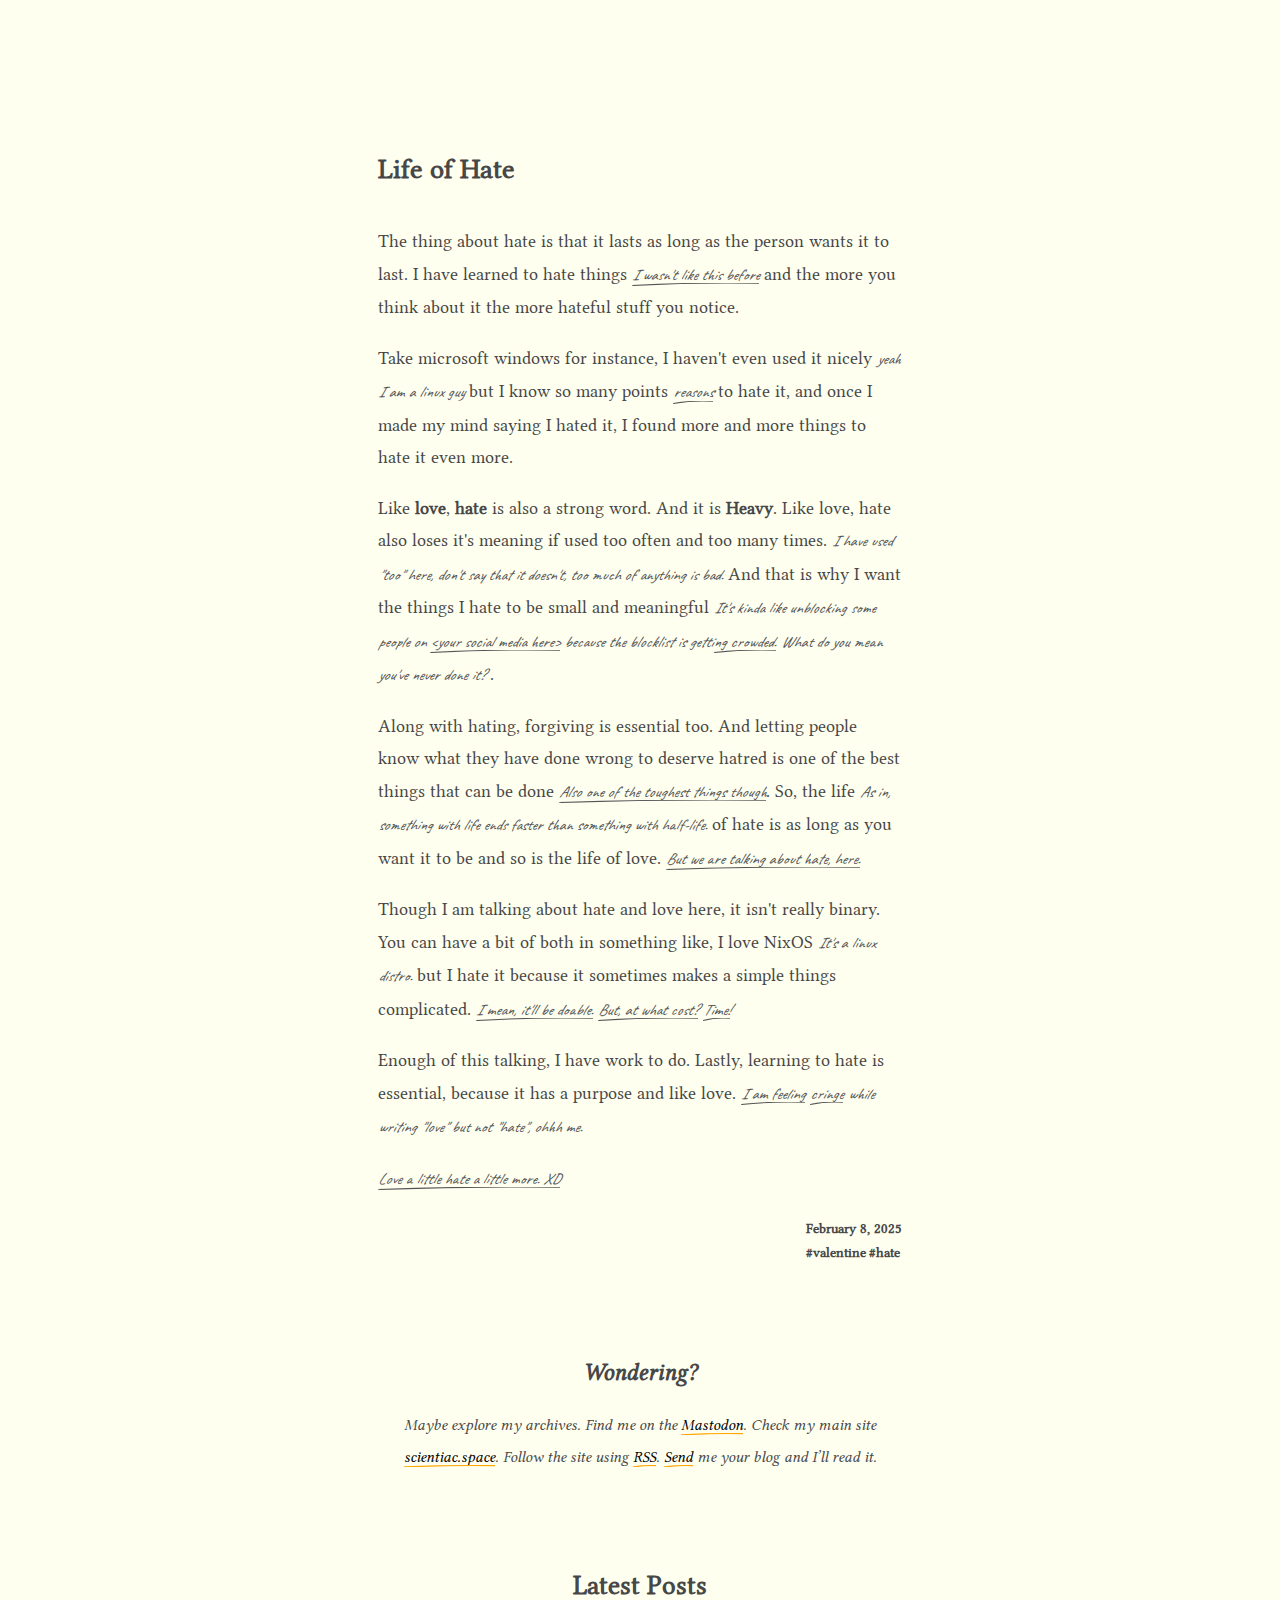
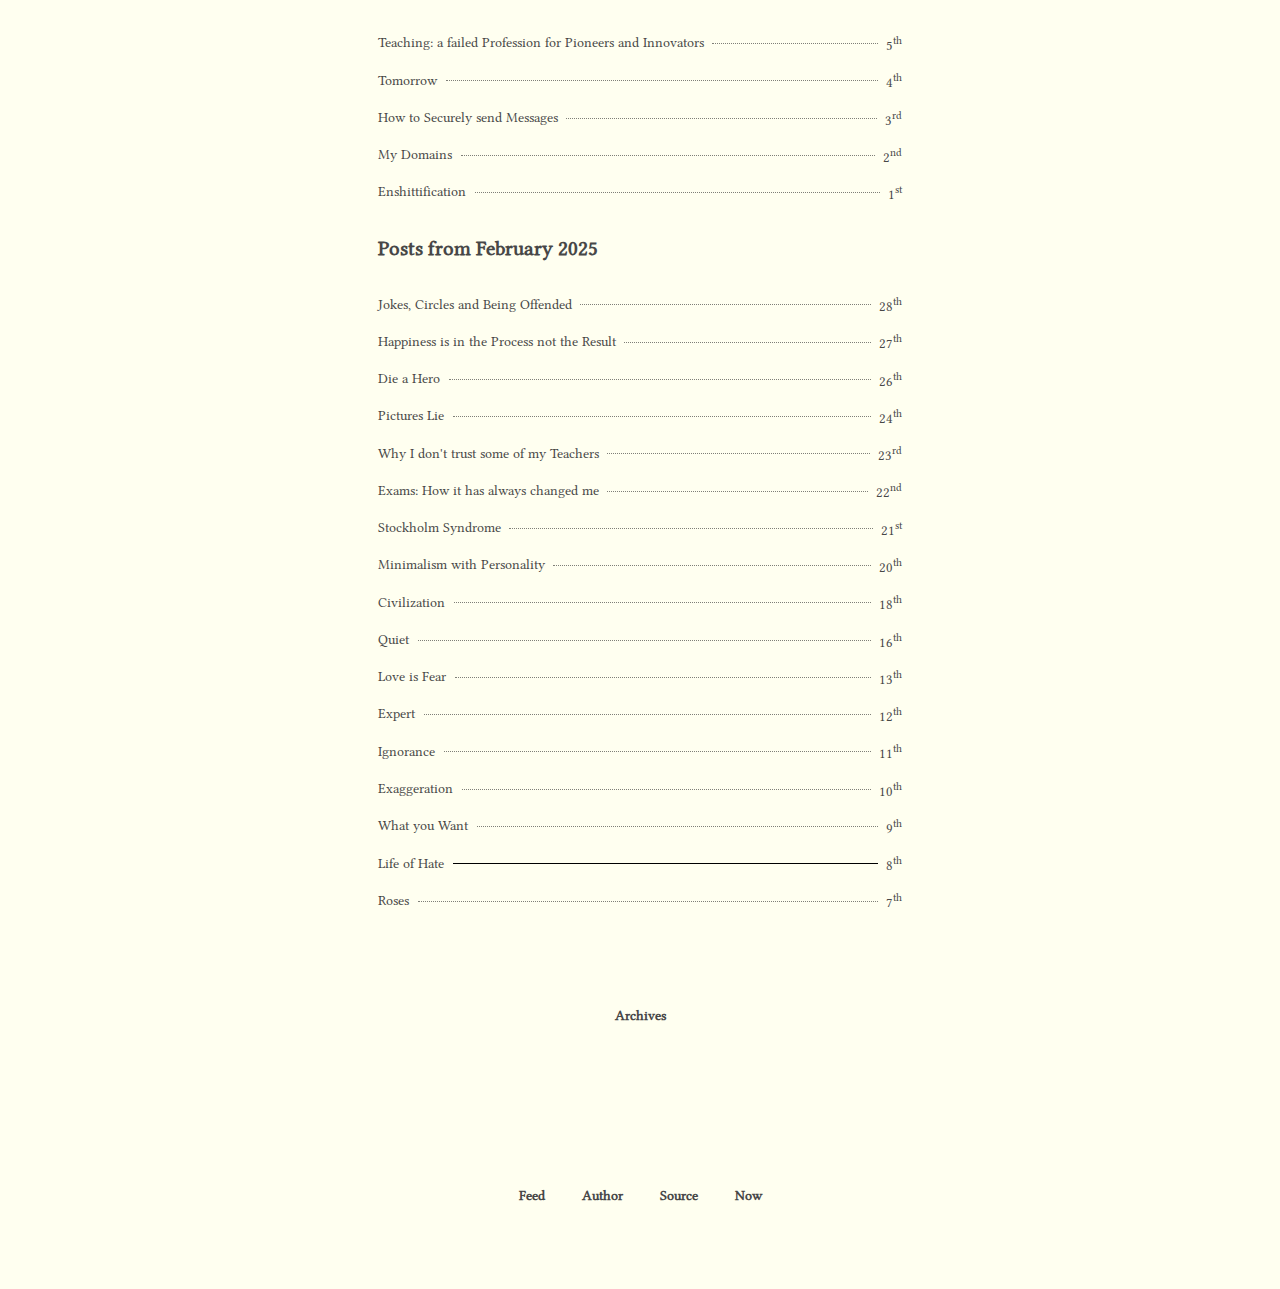
<file: life-of-hate/index.html>
<!DOCTYPE html>
<html lang="en" >
<head>
  <meta charset="utf-8">
    <title>carboxide</title>
    <link rel="stylesheet" href="/style.css">
    <script src="/script.js"></script>

    
      <link rel="alternate" type="application/rss+xml" title="RSS" href="https://flux.carboxi.de/rss.xml">
    

    <meta name="viewport" content="width=device-width, initial-scale=1">
    <link rel="icon" href="data:image/svg+xml,<svg xmlns=%22http://www.w3.org/2000/svg%22 viewBox=%220 0 80 85%22><text y=%22.9em%22 font-size=%2290%22 fill=%22%23a1a1a1%22>⌬</text></svg>">

    <!----------------  Mastodon  ------------------>
    <meta name="fediverse:creator" content="@scientiac@fosstodon.org">
    <!---------------- /Mastodon  ------------------>
</head>

<body>
    







<div>
    <div class="h-entry">

    <a class="u-url" style="display: none;" href="https:&#x2F;&#x2F;flux.carboxi.de&#x2F;life-of-hate&#x2F;">https:&#x2F;&#x2F;flux.carboxi.de&#x2F;life-of-hate&#x2F;</a>
    
  <div class="p-author h-card" style="display: none;">
    <a class="u-url" href="https:&#x2F;&#x2F;flux.carboxi.de" rel="me">
      <img class="u-photo" src="&#x2F;thumbnail.png" alt="(iac@scientiac.space) scientiac">
      <span class="p-name">(iac@scientiac.space) scientiac</span>
      <p class="p-note">I am a computer engineering student who loves FOSS and is learning about privacy, the internet, and languages. I sometimes write poems, stories, and occasionally some articles too. TL;DR: I write things, test things, make things, and break things.</p>
    </a>
  </div>


    <h1 class="p-name"><a href="https:&#x2F;&#x2F;flux.carboxi.de">Life of Hate</a></h1>

        <div class="e-content">
            <p>The thing about hate is that it lasts as long as the person wants it to last.
I have learned to hate things [<em>I wasn't like this before</em>] and the more you
think about it the more hateful stuff you notice.</p>
<p>Take microsoft windows for instance, I haven't even used it nicely [<em>yeah I am a linux guy</em>] but
I know so many points [<em>reasons</em>] to hate it, and once I made my mind saying I hated it, I found more
and more things to hate it even more.</p>
<p>Like <strong>love</strong>,  <strong>hate</strong> is also a strong word. And it is <strong>Heavy</strong>. Like love, hate also loses
it's meaning if used too often and too many times. [<em>I have used "too" here, don't say that it doesn't,
too much of anything is bad.</em>] And that is why I want the things I hate to be small and meaningful
[<em>It's kinda like unblocking some people on <code>&lt;your social media here&gt;</code> because the blocklist is getting crowded.</em>]
[<em>What do you mean you've never done it?</em>] .</p>
<p>Along with hating, forgiving is essential too. And letting people know what they have
done wrong to deserve hatred is one of the best things that can be done [<em>Also one of the
toughest things though</em>]. So, the life [<em>As in, something with life ends faster than something with half-life.</em>] of hate is as long as you want it to be and so is
the life of love. [<em>But we are talking about hate, here.</em>]</p>
<p>Though I am talking about hate and love here, it isn't really binary. You can have a bit of
both in something like, I love NixOS [<em>It's a linux distro.</em>] but I hate it because it sometimes
makes a simple things complicated. [<em>I mean, it'll be doable.</em>] [<em>But, at what cost?</em>] [<em>Time!</em>]</p>
<p>Enough of this talking, I have work to do. Lastly, learning to hate is essential, because it
has a purpose and like love. [<em>I am feeling</em>] [<em>cringe</em>] [<em>while writing "love" but not "hate", ohhh me.</em>]</p>
<p>[<em>Love a little hate a little more. XD</em>]</p>

        </div>

        <div class="date">
          
              <time class="dt-published" datetime="2025-02-08T15:10:29Z">
                  February 8, 2025
              </time>
          
        </div>
            
        <div class="tag">
          
              
                  <p class="u-category">valentine</p>
              
                  <p class="u-category">hate</p>
              
          
        </div>
    </div>
</div>

<div class="spacing"><div>


  <section class="next">
      <h2>Wondering?</h2>
    <div><p>Maybe explore my archives. Find me on the <a href="https://fosstodon.org/@scientiac">Mastodon</a>. Check my main site <a href="https://scientiac.space/">scientiac.space</a>. Follow the site using <a href="https://flux.carboxi.de/rss.xml">RSS</a>. <a href="https://fosstodon.org/@scientiac">Send</a> me your blog and I’ll read it.</p></div>
  </section>


<div class="spacing"><div>

<section>
  
  
  
  
  
  <div>
    <h2 class="latest-month-header">Latest Posts</h2>
    
      
        
        
        
        <article class="listing latest-month-post">
          <a href="https://flux.carboxi.de/teaching-a-failed-profession-for-pioneers-and-innovators/">Teaching: a failed Profession for Pioneers and Innovators</a>
          <span class="separator"></span>
          <time datetime="2025-03-05">
            5<sup>th</sup>
          </time>
        </article>
      
    
      
        
        
        
        <article class="listing latest-month-post">
          <a href="https://flux.carboxi.de/tomorrow/">Tomorrow</a>
          <span class="separator"></span>
          <time datetime="2025-03-04">
            4<sup>th</sup>
          </time>
        </article>
      
    
      
        
        
        
          
        
        <article class="listing latest-month-post">
          <a href="https://flux.carboxi.de/how-to-securely-send-messaages/">How to Securely send Messages</a>
          <span class="separator"></span>
          <time datetime="2025-03-03">
            3<sup>rd</sup>
          </time>
        </article>
      
    
      
        
        
        
          
        
        <article class="listing latest-month-post">
          <a href="https://flux.carboxi.de/my-domains/">My Domains</a>
          <span class="separator"></span>
          <time datetime="2025-03-02">
            2<sup>nd</sup>
          </time>
        </article>
      
    
      
        
        
        
          
        
        <article class="listing latest-month-post">
          <a href="https://flux.carboxi.de/enshittification/">Enshittification</a>
          <span class="separator"></span>
          <time datetime="2025-03-01">
            1<sup>st</sup>
          </time>
        </article>
      
    
      
    
      
    
      
    
      
    
      
    
      
    
      
    
      
    
      
    
      
    
      
    
      
    
      
    
      
    
      
    
      
    
      
    
      
    
  </div>
  

  <div>
    <h3>Posts from February 2025</h3>
    
      
    
      
    
      
    
      
    
      
    
      
        
        
        
        <article class="listing latest-month-post ">
          <a href="https://flux.carboxi.de/jokes-circles-and-being-offended/">Jokes, Circles and Being Offended</a>
          <span class="separator"></span>
          <time datetime="2025-02-28">
            28<sup>th</sup>
          </time>
        </article>
      
    
      
        
        
        
        <article class="listing latest-month-post ">
          <a href="https://flux.carboxi.de/happiness-is-in-the-process-not-the-result/">Happiness is in the Process not the Result</a>
          <span class="separator"></span>
          <time datetime="2025-02-27">
            27<sup>th</sup>
          </time>
        </article>
      
    
      
        
        
        
        <article class="listing latest-month-post ">
          <a href="https://flux.carboxi.de/die-a-hero/">Die a Hero</a>
          <span class="separator"></span>
          <time datetime="2025-02-26">
            26<sup>th</sup>
          </time>
        </article>
      
    
      
        
        
        
        <article class="listing latest-month-post ">
          <a href="https://flux.carboxi.de/pictures-lie/">Pictures Lie</a>
          <span class="separator"></span>
          <time datetime="2025-02-24">
            24<sup>th</sup>
          </time>
        </article>
      
    
      
        
        
        
          
        
        <article class="listing latest-month-post ">
          <a href="https://flux.carboxi.de/why-i-dont-trust-some-of-my-teachers/">Why I don&#x27;t trust some of my Teachers</a>
          <span class="separator"></span>
          <time datetime="2025-02-23">
            23<sup>rd</sup>
          </time>
        </article>
      
    
      
        
        
        
          
        
        <article class="listing latest-month-post ">
          <a href="https://flux.carboxi.de/exams-how-it-has-always-changed-me/">Exams: How it has always changed me</a>
          <span class="separator"></span>
          <time datetime="2025-02-22">
            22<sup>nd</sup>
          </time>
        </article>
      
    
      
        
        
        
          
        
        <article class="listing latest-month-post ">
          <a href="https://flux.carboxi.de/stockholm-syndrome/">Stockholm Syndrome</a>
          <span class="separator"></span>
          <time datetime="2025-02-21">
            21<sup>st</sup>
          </time>
        </article>
      
    
      
        
        
        
        <article class="listing latest-month-post ">
          <a href="https://flux.carboxi.de/minimalism-with-personality/">Minimalism with Personality</a>
          <span class="separator"></span>
          <time datetime="2025-02-20">
            20<sup>th</sup>
          </time>
        </article>
      
    
      
        
        
        
        <article class="listing latest-month-post ">
          <a href="https://flux.carboxi.de/civilization/">Civilization</a>
          <span class="separator"></span>
          <time datetime="2025-02-18">
            18<sup>th</sup>
          </time>
        </article>
      
    
      
        
        
        
        <article class="listing latest-month-post ">
          <a href="https://flux.carboxi.de/quiet/">Quiet</a>
          <span class="separator"></span>
          <time datetime="2025-02-16">
            16<sup>th</sup>
          </time>
        </article>
      
    
      
        
        
        
        <article class="listing latest-month-post ">
          <a href="https://flux.carboxi.de/love-is-fear/">Love is Fear</a>
          <span class="separator"></span>
          <time datetime="2025-02-13">
            13<sup>th</sup>
          </time>
        </article>
      
    
      
        
        
        
        <article class="listing latest-month-post ">
          <a href="https://flux.carboxi.de/expert/">Expert</a>
          <span class="separator"></span>
          <time datetime="2025-02-12">
            12<sup>th</sup>
          </time>
        </article>
      
    
      
        
        
        
        <article class="listing latest-month-post ">
          <a href="https://flux.carboxi.de/ignorance/">Ignorance</a>
          <span class="separator"></span>
          <time datetime="2025-02-11">
            11<sup>th</sup>
          </time>
        </article>
      
    
      
        
        
        
        <article class="listing latest-month-post ">
          <a href="https://flux.carboxi.de/exaggeration/">Exaggeration</a>
          <span class="separator"></span>
          <time datetime="2025-02-10">
            10<sup>th</sup>
          </time>
        </article>
      
    
      
        
        
        
        <article class="listing latest-month-post ">
          <a href="https://flux.carboxi.de/what-you-want/">What you Want</a>
          <span class="separator"></span>
          <time datetime="2025-02-09">
            9<sup>th</sup>
          </time>
        </article>
      
    
      
        
        
        
        <article class="listing latest-month-post current-post">
          <a href="https://flux.carboxi.de/life-of-hate/">Life of Hate</a>
          <span class="separator"></span>
          <time datetime="2025-02-08">
            8<sup>th</sup>
          </time>
        </article>
      
    
      
        
        
        
        <article class="listing latest-month-post ">
          <a href="https://flux.carboxi.de/roses/">Roses</a>
          <span class="separator"></span>
          <time datetime="2025-02-07">
            7<sup>th</sup>
          </time>
        </article>
      
    
      
    
  </div>


  
  <details class="previous-months-accordion">
    <summary>Archives</summary>
    
    
    
    
      
      
      
      
      
        
        
          <div class="date-header">
            
              <span class="year-header">2025</span>
              
            
            
              <span class="month-header">March</span>
              
            
          </div>
        
        
        
        
        
        <article class="listing">
          <a href="https://flux.carboxi.de/teaching-a-failed-profession-for-pioneers-and-innovators/">Teaching: a failed Profession for Pioneers and Innovators</a>
          <span class="separator"></span>
          <time datetime="2025-03-05">
            5<sup>th</sup>
          </time>
        </article>
      
    
      
      
      
      
      
        
        
        
        
        
        
        <article class="listing">
          <a href="https://flux.carboxi.de/tomorrow/">Tomorrow</a>
          <span class="separator"></span>
          <time datetime="2025-03-04">
            4<sup>th</sup>
          </time>
        </article>
      
    
      
      
      
      
      
        
        
        
        
        
        
          
        
        <article class="listing">
          <a href="https://flux.carboxi.de/how-to-securely-send-messaages/">How to Securely send Messages</a>
          <span class="separator"></span>
          <time datetime="2025-03-03">
            3<sup>rd</sup>
          </time>
        </article>
      
    
      
      
      
      
      
        
        
        
        
        
        
          
        
        <article class="listing">
          <a href="https://flux.carboxi.de/my-domains/">My Domains</a>
          <span class="separator"></span>
          <time datetime="2025-03-02">
            2<sup>nd</sup>
          </time>
        </article>
      
    
      
      
      
      
      
        
        
        
        
        
        
          
        
        <article class="listing">
          <a href="https://flux.carboxi.de/enshittification/">Enshittification</a>
          <span class="separator"></span>
          <time datetime="2025-03-01">
            1<sup>st</sup>
          </time>
        </article>
      
    
      
      
      
      
      
    
      
      
      
      
      
    
      
      
      
      
      
    
      
      
      
      
      
    
      
      
      
      
      
    
      
      
      
      
      
    
      
      
      
      
      
    
      
      
      
      
      
    
      
      
      
      
      
    
      
      
      
      
      
    
      
      
      
      
      
    
      
      
      
      
      
    
      
      
      
      
      
    
      
      
      
      
      
    
      
      
      
      
      
    
      
      
      
      
      
    
      
      
      
      
      
    
      
      
      
      
      
        
        
          <div class="date-header">
            
              <span class="year-header">2014</span>
              
            
            
          </div>
        
        
        
        
        
        <article class="listing">
          <a href="https://flux.carboxi.de/one/">Template</a>
          <span class="separator"></span>
          <time datetime="2014-03-14">
            14<sup>th</sup>
          </time>
        </article>
      
    
  </details>
</section>


</body>

<footer>
  
  <p>
  <a href="/rss.xml">Feed</a>
  <a href="https://scientiac.space" >Author</a>
  <a href="https://github.com/scientiac/blog.carboxi.de" target="_blank">Source</a>
  <a href="/now" >Now</a>
  </p>
  
</footer>
</html>
</file>
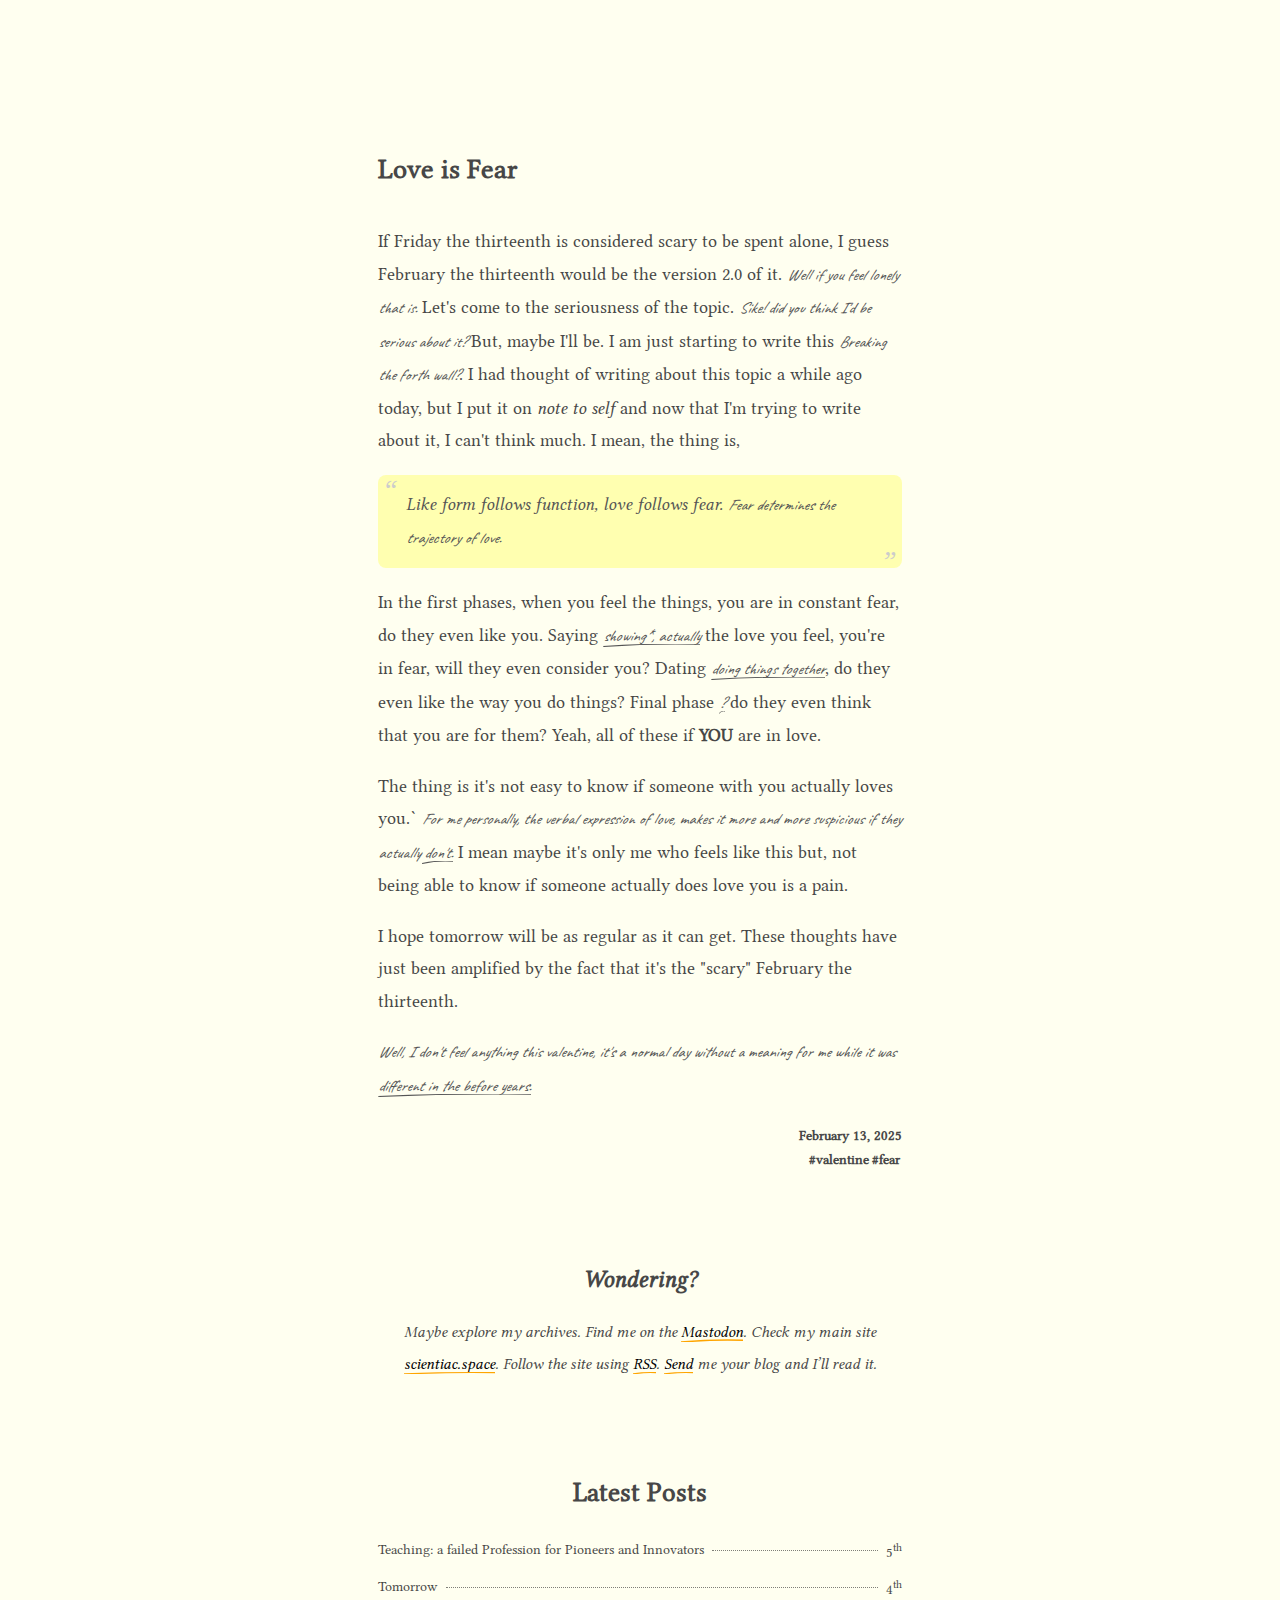
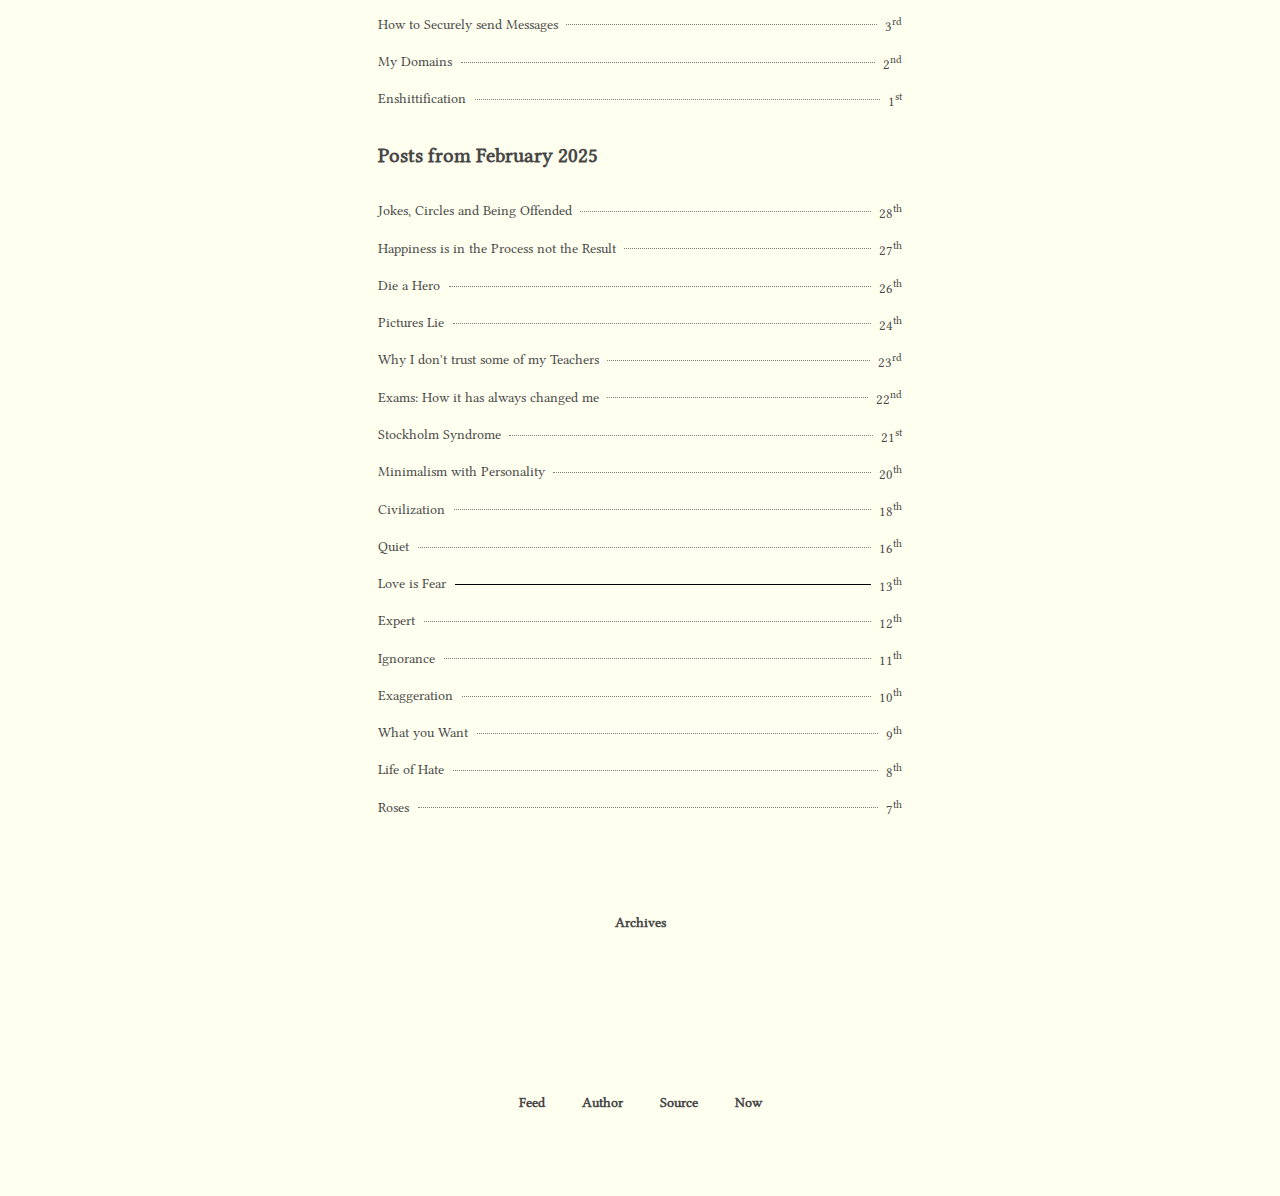
<file: love-is-fear/index.html>
<!DOCTYPE html>
<html lang="en" >
<head>
  <meta charset="utf-8">
    <title>carboxide</title>
    <link rel="stylesheet" href="/style.css">
    <script src="/script.js"></script>

    
      <link rel="alternate" type="application/rss+xml" title="RSS" href="https://flux.carboxi.de/rss.xml">
    

    <meta name="viewport" content="width=device-width, initial-scale=1">
    <link rel="icon" href="data:image/svg+xml,<svg xmlns=%22http://www.w3.org/2000/svg%22 viewBox=%220 0 80 85%22><text y=%22.9em%22 font-size=%2290%22 fill=%22%23a1a1a1%22>⌬</text></svg>">

    <!----------------  Mastodon  ------------------>
    <meta name="fediverse:creator" content="@scientiac@fosstodon.org">
    <!---------------- /Mastodon  ------------------>
</head>

<body>
    







<div>
    <div class="h-entry">

    <a class="u-url" style="display: none;" href="https:&#x2F;&#x2F;flux.carboxi.de&#x2F;love-is-fear&#x2F;">https:&#x2F;&#x2F;flux.carboxi.de&#x2F;love-is-fear&#x2F;</a>
    
  <div class="p-author h-card" style="display: none;">
    <a class="u-url" href="https:&#x2F;&#x2F;flux.carboxi.de" rel="me">
      <img class="u-photo" src="&#x2F;thumbnail.png" alt="(iac@scientiac.space) scientiac">
      <span class="p-name">(iac@scientiac.space) scientiac</span>
      <p class="p-note">I am a computer engineering student who loves FOSS and is learning about privacy, the internet, and languages. I sometimes write poems, stories, and occasionally some articles too. TL;DR: I write things, test things, make things, and break things.</p>
    </a>
  </div>


    <h1 class="p-name"><a href="https:&#x2F;&#x2F;flux.carboxi.de">Love is Fear</a></h1>

        <div class="e-content">
            <p>If Friday the thirteenth is considered scary to be spent alone, I guess February the thirteenth would be the version 2.0 of it. [<em>Well if you feel lonely that is.</em>] Let's come to the seriousness of the topic. [<em>Sike! did you think I'd be serious about it?</em>] But, maybe I'll be. I am just starting to write this [<em>Breaking the forth wall?</em>]. I had thought of writing about this topic a while ago today, but I put it on <em>note to self</em> and  now that I'm trying to write about it, I can't think much. I mean, the thing is,</p>
<blockquote>
<p>Like form follows function, love follows fear. [<em>Fear determines the trajectory of love.</em>]</p>
</blockquote>
<p>In the first phases, when you feel the things, you are in constant fear, do they even like you. Saying [<em>showing*, actually</em>] the love you feel, you're in fear, will they even consider you? Dating [<em>doing things together</em>], do they even like the way you do things? Final phase [<em>?</em>] do they even think that you are for them? Yeah, all of these if <strong>YOU</strong> are in love.</p>
<p>The thing is it's not easy to know if someone with you actually loves you.` [<em>For me personally, the verbal expression of love, makes it more and more suspicious if they actually don't.</em>] I mean maybe it's only me who feels like this but, not being able to know if someone actually does love you is a pain.</p>
<p>I hope tomorrow will be as regular as it can get. These thoughts have just been amplified by the fact that it's the "scary" February the thirteenth.</p>
<p>[<em>Well, I don't feel anything this valentine, it's a normal day without a meaning for me while it was different in the before years.</em>]</p>

        </div>

        <div class="date">
          
              <time class="dt-published" datetime="2025-02-13T21:45:02Z">
                  February 13, 2025
              </time>
          
        </div>
            
        <div class="tag">
          
              
                  <p class="u-category">valentine</p>
              
                  <p class="u-category">fear</p>
              
          
        </div>
    </div>
</div>

<div class="spacing"><div>


  <section class="next">
      <h2>Wondering?</h2>
    <div><p>Maybe explore my archives. Find me on the <a href="https://fosstodon.org/@scientiac">Mastodon</a>. Check my main site <a href="https://scientiac.space/">scientiac.space</a>. Follow the site using <a href="https://flux.carboxi.de/rss.xml">RSS</a>. <a href="https://fosstodon.org/@scientiac">Send</a> me your blog and I’ll read it.</p></div>
  </section>


<div class="spacing"><div>

<section>
  
  
  
  
  
  <div>
    <h2 class="latest-month-header">Latest Posts</h2>
    
      
        
        
        
        <article class="listing latest-month-post">
          <a href="https://flux.carboxi.de/teaching-a-failed-profession-for-pioneers-and-innovators/">Teaching: a failed Profession for Pioneers and Innovators</a>
          <span class="separator"></span>
          <time datetime="2025-03-05">
            5<sup>th</sup>
          </time>
        </article>
      
    
      
        
        
        
        <article class="listing latest-month-post">
          <a href="https://flux.carboxi.de/tomorrow/">Tomorrow</a>
          <span class="separator"></span>
          <time datetime="2025-03-04">
            4<sup>th</sup>
          </time>
        </article>
      
    
      
        
        
        
          
        
        <article class="listing latest-month-post">
          <a href="https://flux.carboxi.de/how-to-securely-send-messaages/">How to Securely send Messages</a>
          <span class="separator"></span>
          <time datetime="2025-03-03">
            3<sup>rd</sup>
          </time>
        </article>
      
    
      
        
        
        
          
        
        <article class="listing latest-month-post">
          <a href="https://flux.carboxi.de/my-domains/">My Domains</a>
          <span class="separator"></span>
          <time datetime="2025-03-02">
            2<sup>nd</sup>
          </time>
        </article>
      
    
      
        
        
        
          
        
        <article class="listing latest-month-post">
          <a href="https://flux.carboxi.de/enshittification/">Enshittification</a>
          <span class="separator"></span>
          <time datetime="2025-03-01">
            1<sup>st</sup>
          </time>
        </article>
      
    
      
    
      
    
      
    
      
    
      
    
      
    
      
    
      
    
      
    
      
    
      
    
      
    
      
    
      
    
      
    
      
    
      
    
      
    
  </div>
  

  <div>
    <h3>Posts from February 2025</h3>
    
      
    
      
    
      
    
      
    
      
    
      
        
        
        
        <article class="listing latest-month-post ">
          <a href="https://flux.carboxi.de/jokes-circles-and-being-offended/">Jokes, Circles and Being Offended</a>
          <span class="separator"></span>
          <time datetime="2025-02-28">
            28<sup>th</sup>
          </time>
        </article>
      
    
      
        
        
        
        <article class="listing latest-month-post ">
          <a href="https://flux.carboxi.de/happiness-is-in-the-process-not-the-result/">Happiness is in the Process not the Result</a>
          <span class="separator"></span>
          <time datetime="2025-02-27">
            27<sup>th</sup>
          </time>
        </article>
      
    
      
        
        
        
        <article class="listing latest-month-post ">
          <a href="https://flux.carboxi.de/die-a-hero/">Die a Hero</a>
          <span class="separator"></span>
          <time datetime="2025-02-26">
            26<sup>th</sup>
          </time>
        </article>
      
    
      
        
        
        
        <article class="listing latest-month-post ">
          <a href="https://flux.carboxi.de/pictures-lie/">Pictures Lie</a>
          <span class="separator"></span>
          <time datetime="2025-02-24">
            24<sup>th</sup>
          </time>
        </article>
      
    
      
        
        
        
          
        
        <article class="listing latest-month-post ">
          <a href="https://flux.carboxi.de/why-i-dont-trust-some-of-my-teachers/">Why I don&#x27;t trust some of my Teachers</a>
          <span class="separator"></span>
          <time datetime="2025-02-23">
            23<sup>rd</sup>
          </time>
        </article>
      
    
      
        
        
        
          
        
        <article class="listing latest-month-post ">
          <a href="https://flux.carboxi.de/exams-how-it-has-always-changed-me/">Exams: How it has always changed me</a>
          <span class="separator"></span>
          <time datetime="2025-02-22">
            22<sup>nd</sup>
          </time>
        </article>
      
    
      
        
        
        
          
        
        <article class="listing latest-month-post ">
          <a href="https://flux.carboxi.de/stockholm-syndrome/">Stockholm Syndrome</a>
          <span class="separator"></span>
          <time datetime="2025-02-21">
            21<sup>st</sup>
          </time>
        </article>
      
    
      
        
        
        
        <article class="listing latest-month-post ">
          <a href="https://flux.carboxi.de/minimalism-with-personality/">Minimalism with Personality</a>
          <span class="separator"></span>
          <time datetime="2025-02-20">
            20<sup>th</sup>
          </time>
        </article>
      
    
      
        
        
        
        <article class="listing latest-month-post ">
          <a href="https://flux.carboxi.de/civilization/">Civilization</a>
          <span class="separator"></span>
          <time datetime="2025-02-18">
            18<sup>th</sup>
          </time>
        </article>
      
    
      
        
        
        
        <article class="listing latest-month-post ">
          <a href="https://flux.carboxi.de/quiet/">Quiet</a>
          <span class="separator"></span>
          <time datetime="2025-02-16">
            16<sup>th</sup>
          </time>
        </article>
      
    
      
        
        
        
        <article class="listing latest-month-post current-post">
          <a href="https://flux.carboxi.de/love-is-fear/">Love is Fear</a>
          <span class="separator"></span>
          <time datetime="2025-02-13">
            13<sup>th</sup>
          </time>
        </article>
      
    
      
        
        
        
        <article class="listing latest-month-post ">
          <a href="https://flux.carboxi.de/expert/">Expert</a>
          <span class="separator"></span>
          <time datetime="2025-02-12">
            12<sup>th</sup>
          </time>
        </article>
      
    
      
        
        
        
        <article class="listing latest-month-post ">
          <a href="https://flux.carboxi.de/ignorance/">Ignorance</a>
          <span class="separator"></span>
          <time datetime="2025-02-11">
            11<sup>th</sup>
          </time>
        </article>
      
    
      
        
        
        
        <article class="listing latest-month-post ">
          <a href="https://flux.carboxi.de/exaggeration/">Exaggeration</a>
          <span class="separator"></span>
          <time datetime="2025-02-10">
            10<sup>th</sup>
          </time>
        </article>
      
    
      
        
        
        
        <article class="listing latest-month-post ">
          <a href="https://flux.carboxi.de/what-you-want/">What you Want</a>
          <span class="separator"></span>
          <time datetime="2025-02-09">
            9<sup>th</sup>
          </time>
        </article>
      
    
      
        
        
        
        <article class="listing latest-month-post ">
          <a href="https://flux.carboxi.de/life-of-hate/">Life of Hate</a>
          <span class="separator"></span>
          <time datetime="2025-02-08">
            8<sup>th</sup>
          </time>
        </article>
      
    
      
        
        
        
        <article class="listing latest-month-post ">
          <a href="https://flux.carboxi.de/roses/">Roses</a>
          <span class="separator"></span>
          <time datetime="2025-02-07">
            7<sup>th</sup>
          </time>
        </article>
      
    
      
    
  </div>


  
  <details class="previous-months-accordion">
    <summary>Archives</summary>
    
    
    
    
      
      
      
      
      
        
        
          <div class="date-header">
            
              <span class="year-header">2025</span>
              
            
            
              <span class="month-header">March</span>
              
            
          </div>
        
        
        
        
        
        <article class="listing">
          <a href="https://flux.carboxi.de/teaching-a-failed-profession-for-pioneers-and-innovators/">Teaching: a failed Profession for Pioneers and Innovators</a>
          <span class="separator"></span>
          <time datetime="2025-03-05">
            5<sup>th</sup>
          </time>
        </article>
      
    
      
      
      
      
      
        
        
        
        
        
        
        <article class="listing">
          <a href="https://flux.carboxi.de/tomorrow/">Tomorrow</a>
          <span class="separator"></span>
          <time datetime="2025-03-04">
            4<sup>th</sup>
          </time>
        </article>
      
    
      
      
      
      
      
        
        
        
        
        
        
          
        
        <article class="listing">
          <a href="https://flux.carboxi.de/how-to-securely-send-messaages/">How to Securely send Messages</a>
          <span class="separator"></span>
          <time datetime="2025-03-03">
            3<sup>rd</sup>
          </time>
        </article>
      
    
      
      
      
      
      
        
        
        
        
        
        
          
        
        <article class="listing">
          <a href="https://flux.carboxi.de/my-domains/">My Domains</a>
          <span class="separator"></span>
          <time datetime="2025-03-02">
            2<sup>nd</sup>
          </time>
        </article>
      
    
      
      
      
      
      
        
        
        
        
        
        
          
        
        <article class="listing">
          <a href="https://flux.carboxi.de/enshittification/">Enshittification</a>
          <span class="separator"></span>
          <time datetime="2025-03-01">
            1<sup>st</sup>
          </time>
        </article>
      
    
      
      
      
      
      
    
      
      
      
      
      
    
      
      
      
      
      
    
      
      
      
      
      
    
      
      
      
      
      
    
      
      
      
      
      
    
      
      
      
      
      
    
      
      
      
      
      
    
      
      
      
      
      
    
      
      
      
      
      
    
      
      
      
      
      
    
      
      
      
      
      
    
      
      
      
      
      
    
      
      
      
      
      
    
      
      
      
      
      
    
      
      
      
      
      
    
      
      
      
      
      
    
      
      
      
      
      
        
        
          <div class="date-header">
            
              <span class="year-header">2014</span>
              
            
            
          </div>
        
        
        
        
        
        <article class="listing">
          <a href="https://flux.carboxi.de/one/">Template</a>
          <span class="separator"></span>
          <time datetime="2014-03-14">
            14<sup>th</sup>
          </time>
        </article>
      
    
  </details>
</section>


</body>

<footer>
  
  <p>
  <a href="/rss.xml">Feed</a>
  <a href="https://scientiac.space" >Author</a>
  <a href="https://github.com/scientiac/blog.carboxi.de" target="_blank">Source</a>
  <a href="/now" >Now</a>
  </p>
  
</footer>
</html>
</file>
<file: style.css>
@import url('https://fonts.googleapis.com/css2?family=Caveat:wght@400..700&display=swap');

@font-face {
  font-family:"Libertinus";
  font-style:bold;
  font-stretch:normal;
  font-display:swap;
  font-weight: 400;
  src:url(/fonts/LibertinusSerif-Bold.woff2)format("woff2")
}
@font-face {
  font-family:"Libertinus";
  font-style:italic;
  font-stretch:normal;
  font-display:swap;
  font-weight:400;
  src:url(/fonts/LibertinusSerif-Italic.woff2)format("woff2")
}
@font-face {
  font-family:"Libertinus";
  font-style:normal;
  font-stretch:normal;
  font-display:swap;
  font-weight:400;
  src:url(/fonts/LibertinusSerif-Regular.woff2)format("woff2")
}

* {
  --column-width: 70ch;
  --font-family:"Libertinus", P052, serif;
  --font-family-sans:system-ui, sans-serif;
  --font-family-mono:ui-monospace, "Cascadia Code", "Source Code Pro", Menlo, Consolas, "DejaVu Sans Mono", monospace;
  --font-size:clamp(15px, 0.40vw + 13px, 35px);
  --font-line-height:clamp(26px, 0.78vw + 22.488px, 42px);
  --font-style:normal;
  box-sizing: border-box;
}

body {
  background-color: #FFFFF0;
  margin: 0 auto;
  padding:  8em 1em 1em 1em;
  color: rgb(71, 71, 71);
  font-family:var(--font-family);
  font-size:var(--font-size);
  line-height: var(--font-line-height);
  font-style:var(--font-style);
  width: min(95%, var(--column-width));
  overflow-wrap: break-word;
}

a {
    text-decoration: none; 
}

a:not(h1 a, footer a, .listing a) {
    position: relative;
    font-size: 1.01rem;
    color: black;
}

a:not(h1 a, footer a, .listing a):after {
    --deco-height: 0.2em;
    content: "";
    position: absolute;
    font-weight: bold;
    left: 0;
    right: 0;
    bottom: calc(var(--deco-height) * -0.225);
    height: var(--deco-height);
    background-image: url("data:image/svg+xml,%3Csvg width='100' height='20' fill='none' xmlns='http://www.w3.org/2000/svg'%3E%3Cpath d='M0 10 Q 25 0, 50 10 T 100 10' stroke='%23ffa500' stroke-width='4'/%3E%3C/svg%3E%0A");
    background-size: 300% 200%;
}

h1 {
    font-size: 1.75rem;
}

h1 a {
  text-decoration: none;
  color: inherit;
}

summary {
  text-align: center;
  font-weight: 800;
  font-size: 0.9rem;
  list-style: none;
}

.latest-month-header {
  text-align: center;
}

pre {
  max-width: 100%;
  overflow: auto;
  padding: 0.25rem 1rem;
}

body > section > h1:nth-child(1) {
  margin-top: 2.5rem;
}

.p-name {
    margin-top: 0.5rem;
    margin-bottom: 2.5rem;
    cursor: pointer;
}

time sup {
  font-size: 0.75em;
  vertical-align: super;
}

.date, .tag {
  display: flex;
  justify-content: flex-end;
}

.tag {
  flex-wrap: wrap;
}

.dt-published, .u-category {
    font-weight: 800;
    font-size: 0.9rem;
}

.u-category:before {
  content: "#";
}

.u-category {
  padding-inline: 0.1rem;
  margin: 0;
  line-height: 0.9rem;
}


.listing {
  display: flex;
  align-items: center;
  justify-content: space-between;
  padding: 0 0;
  font-size: 0.9rem;
  gap: 0.5rem;
}

.listing a {
  text-decoration: none;
  color: inherit;
  flex-grow: 1;
  white-space: nowrap;
}

.listing time {
  white-space: nowrap;
}

.separator {
  flex-grow: 1000;
  height: 1px;
  border-bottom: 1px dotted rgba(0, 0, 0, 0.5);
}

.date-header {
  display: flex;
  justify-content: space-between;
  font-size: 1.25rem;
  font-weight: bold;
  margin-top: 1rem;
}

.year-header {
  text-align: left;
  font-size: 1.25rem;
  font-weight: bold;
  margin-top: 1.5rem;
}

.month-header {
  text-align: right;
  font-size: 1rem;
  font-weight: bold;
  margin-top: 1.5rem;
  color: gray;
}

footer {
  display: flex;
  justify-content: space-around;
  margin: 8rem 0 2.5rem 0;
}

footer a {
  text-decoration: none;
  color: inherit;
  padding: 0 1rem;
  font-weight: 800;
  font-size: 0.9rem;
}

hr {
  border: 0;
  height: 0;
  overflow: visible;
  text-align: center;
  margin: 1em 0 2em 0;
}

hr::before {
  content: '***';
  display: inline-block;
  position: relative;
  background: white;
  font-size: 2em;
}

.latest-post, .current-post {
  .separator {
    border-bottom: 1px solid rgba(0, 0, 0, 1);
  }
}

.previous-months-accordion {
  margin: 5rem 0;
}

.next {
  text-align: center;
  font-style: italic;
  font-size: 0.9em;
}

.spacing {
  margin: 6rem 0 0 0;
}

blockquote {
    padding: 10px 25px;
    margin: 5px 0;
    font-style: italic;
    color: #555;
    background-color: #FFFFb0;
    border-radius: 0.5rem;
    position: relative;
}

blockquote::before,
blockquote::after {
    font-size: 2rem;
    color: #ccc;
    position: absolute;
}

blockquote p {
  padding: 0;
  margin: 0.2rem;
}

blockquote::before {
    content: open-quote;
    left: 2.5px;
    top: 3.5px;
}

blockquote::after {
    content: close-quote;
    right:10px;
    bottom: -12.5px;
}

img {
  display: block;
  margin-left: auto;
  margin-right: auto;
  width: 80%;
}

table {
    width: 100%;
    border-collapse: collapse;
    margin: 1rem 0;
    font-size: 0.9rem;
    color: #333;
}

th, td {
    padding: 12px 15px;
    text-align: left;
    border-bottom: 1px solid #e0e0e0;
}

th {
    background-color: #f5f5f5;
    font-weight: bold;
}

tr:hover {
    background-color: #f9f9f9;
}

@media (max-width: 600px) {
    th, td {
        padding: 0.5rem;
        font-size: 0.8rem;
    }
}


.inner-voice code, .inner-voice {
  position: relative;
  font-family: "Caveat", serif;
  font-size: 1rem;
  color: #555555;

  &:after {
    --deco-height: 0.3125em;
    content: "";
    position: absolute;
    left: 0;
    right: 0;
    bottom: calc(var(--deco-height) * -0.625);
    height: var(--deco-height);
    background-image: url("data:image/svg+xml,%3Csvg width='100' height='20' fill='none' xmlns='http://www.w3.org/2000/svg'%3E%3Cpath d='M0 10 Q 25 0, 50 10 T 100 10' stroke='%23555555' stroke-width='2'/%3E%3C/svg%3E%0A");
    background-size: 300% 200%; /* Adjust size for more variation */
    background-repeat: repeat-x; /* Repeat horizontally */
    background-position: 0 50%; /* Center the background vertically */
  }
}
</file>
